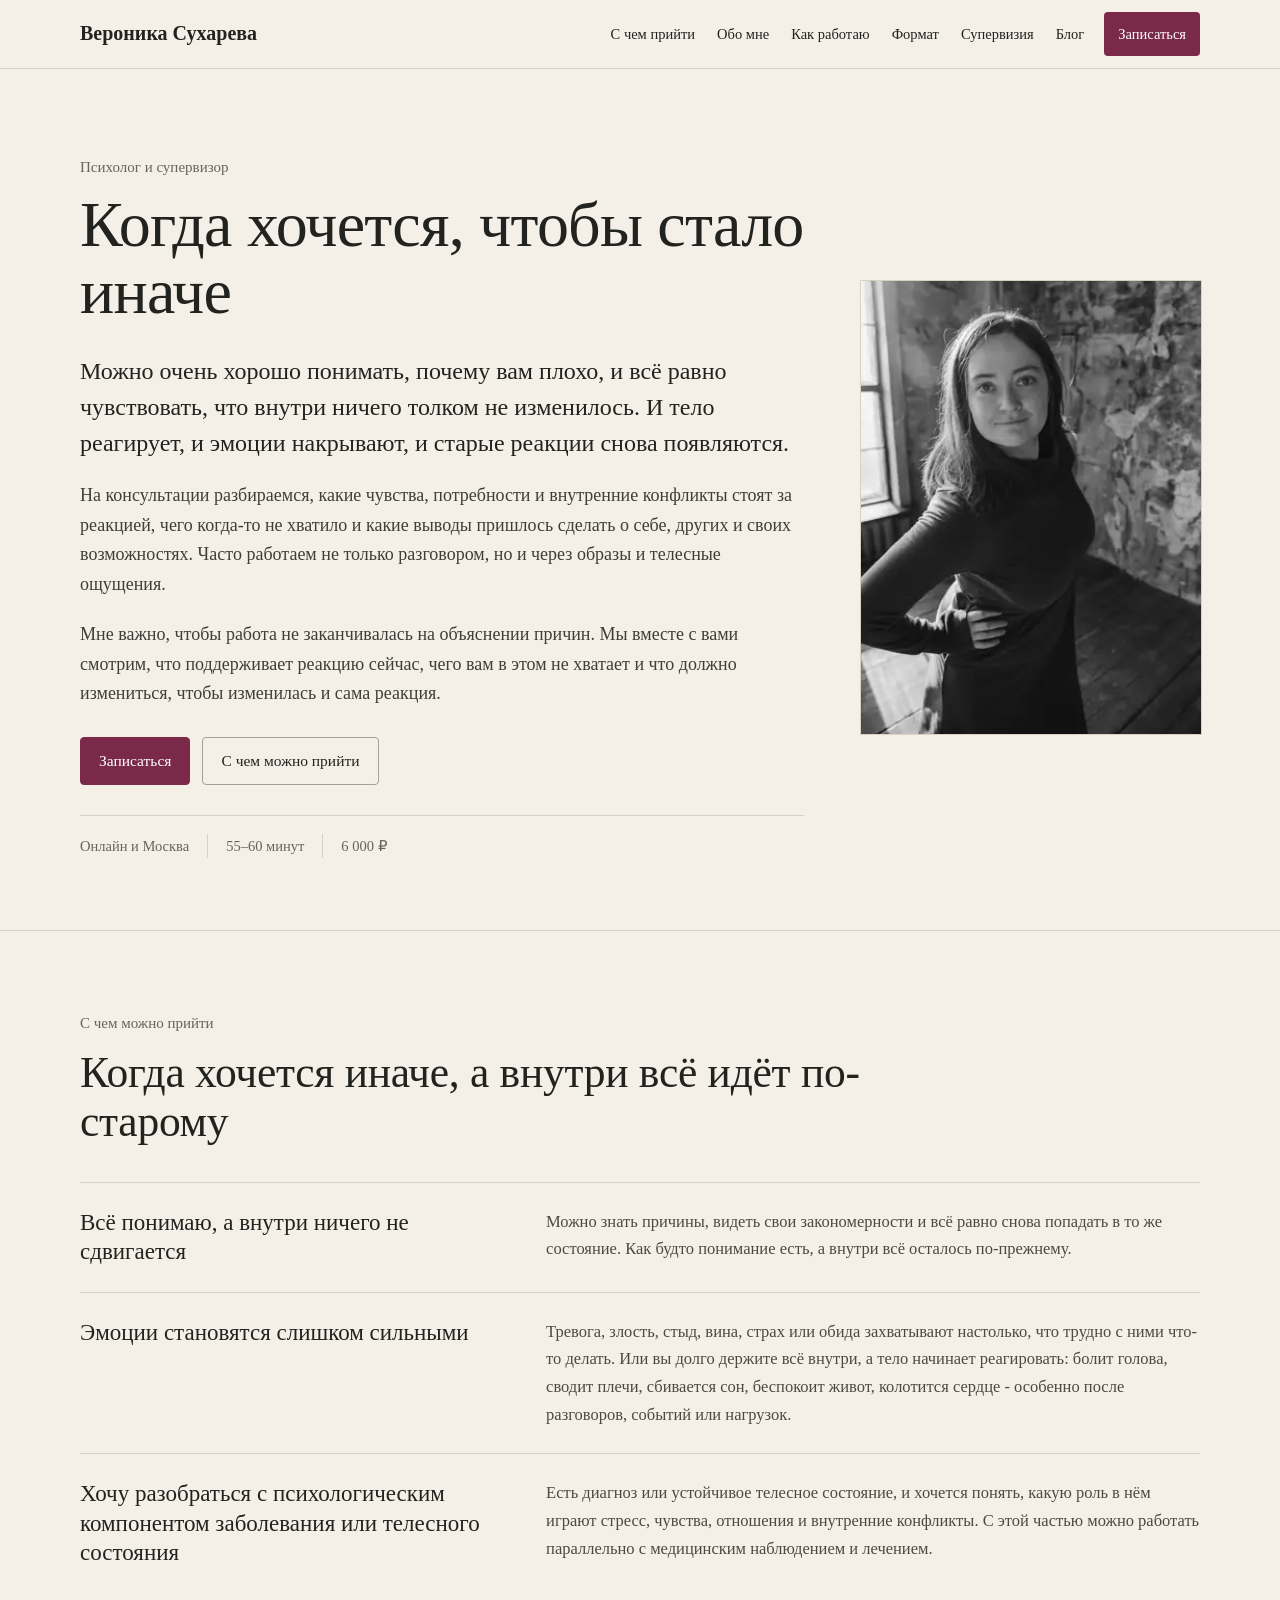
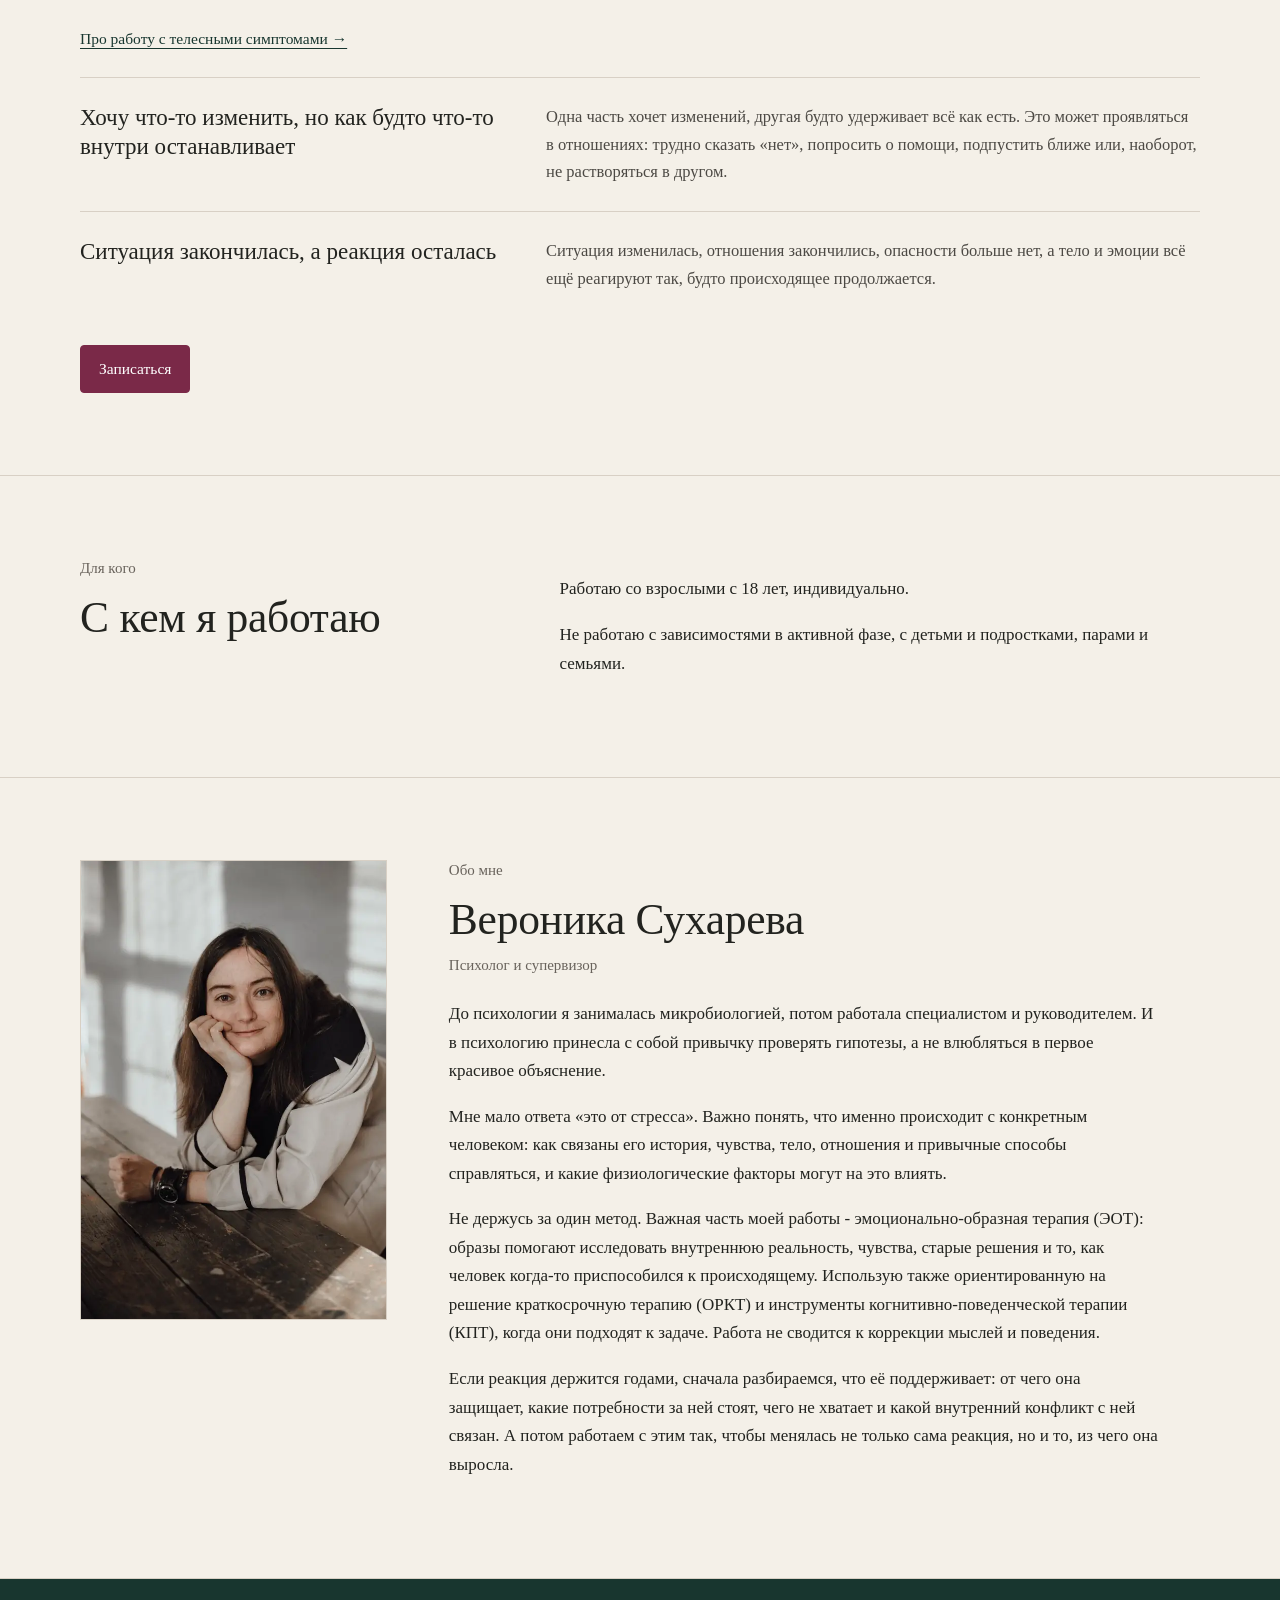
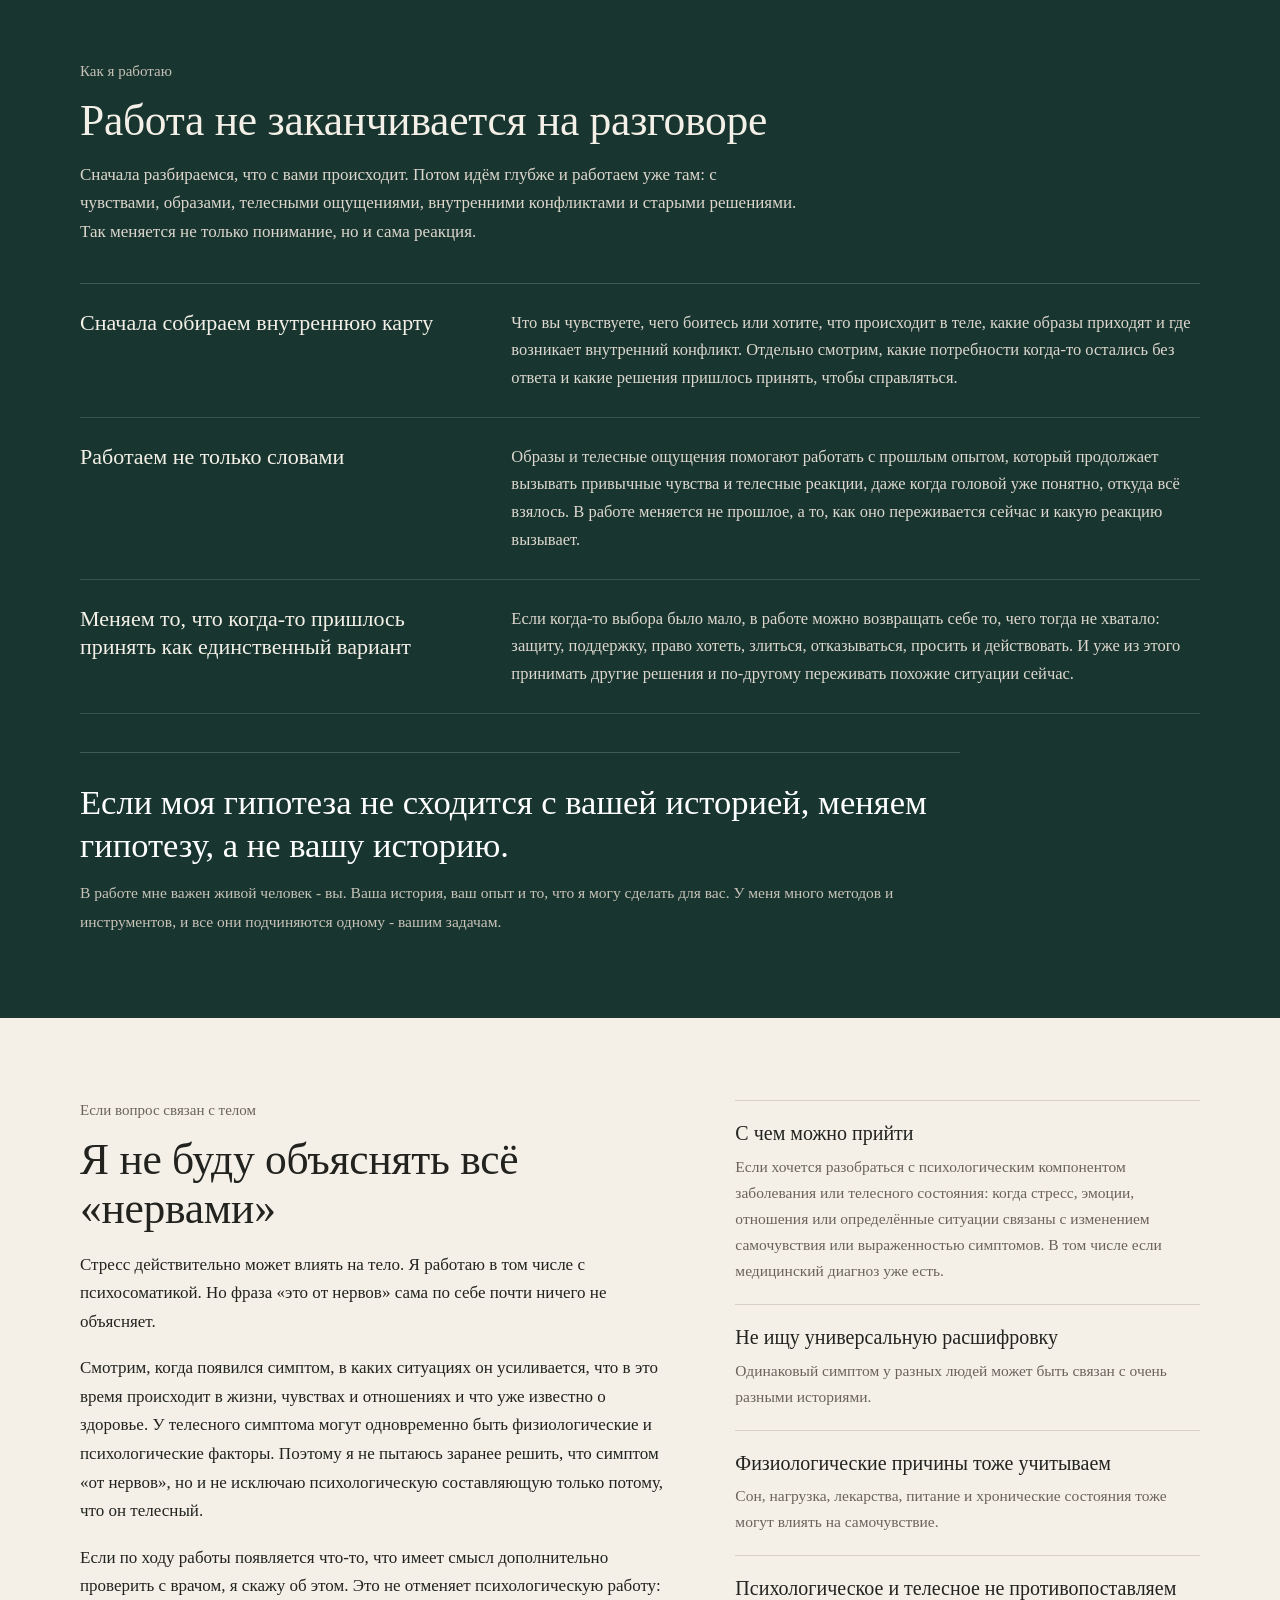
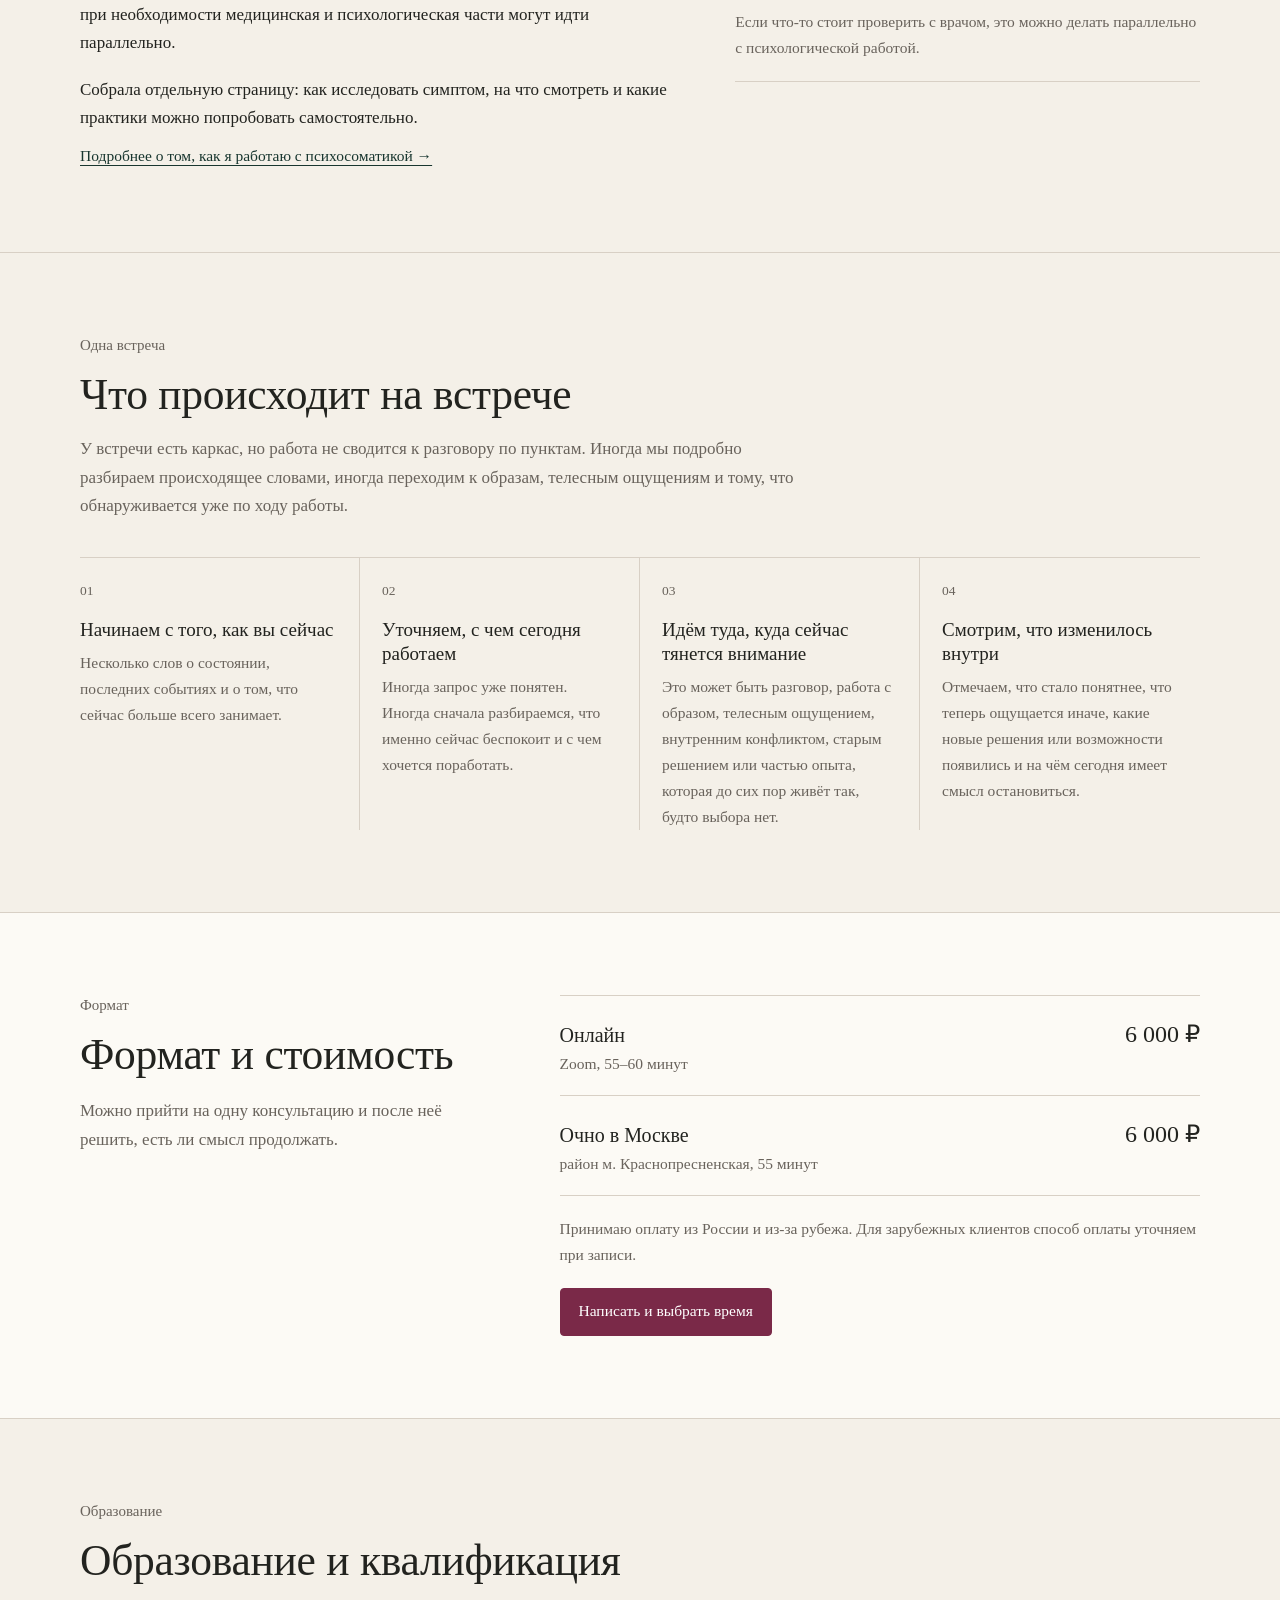
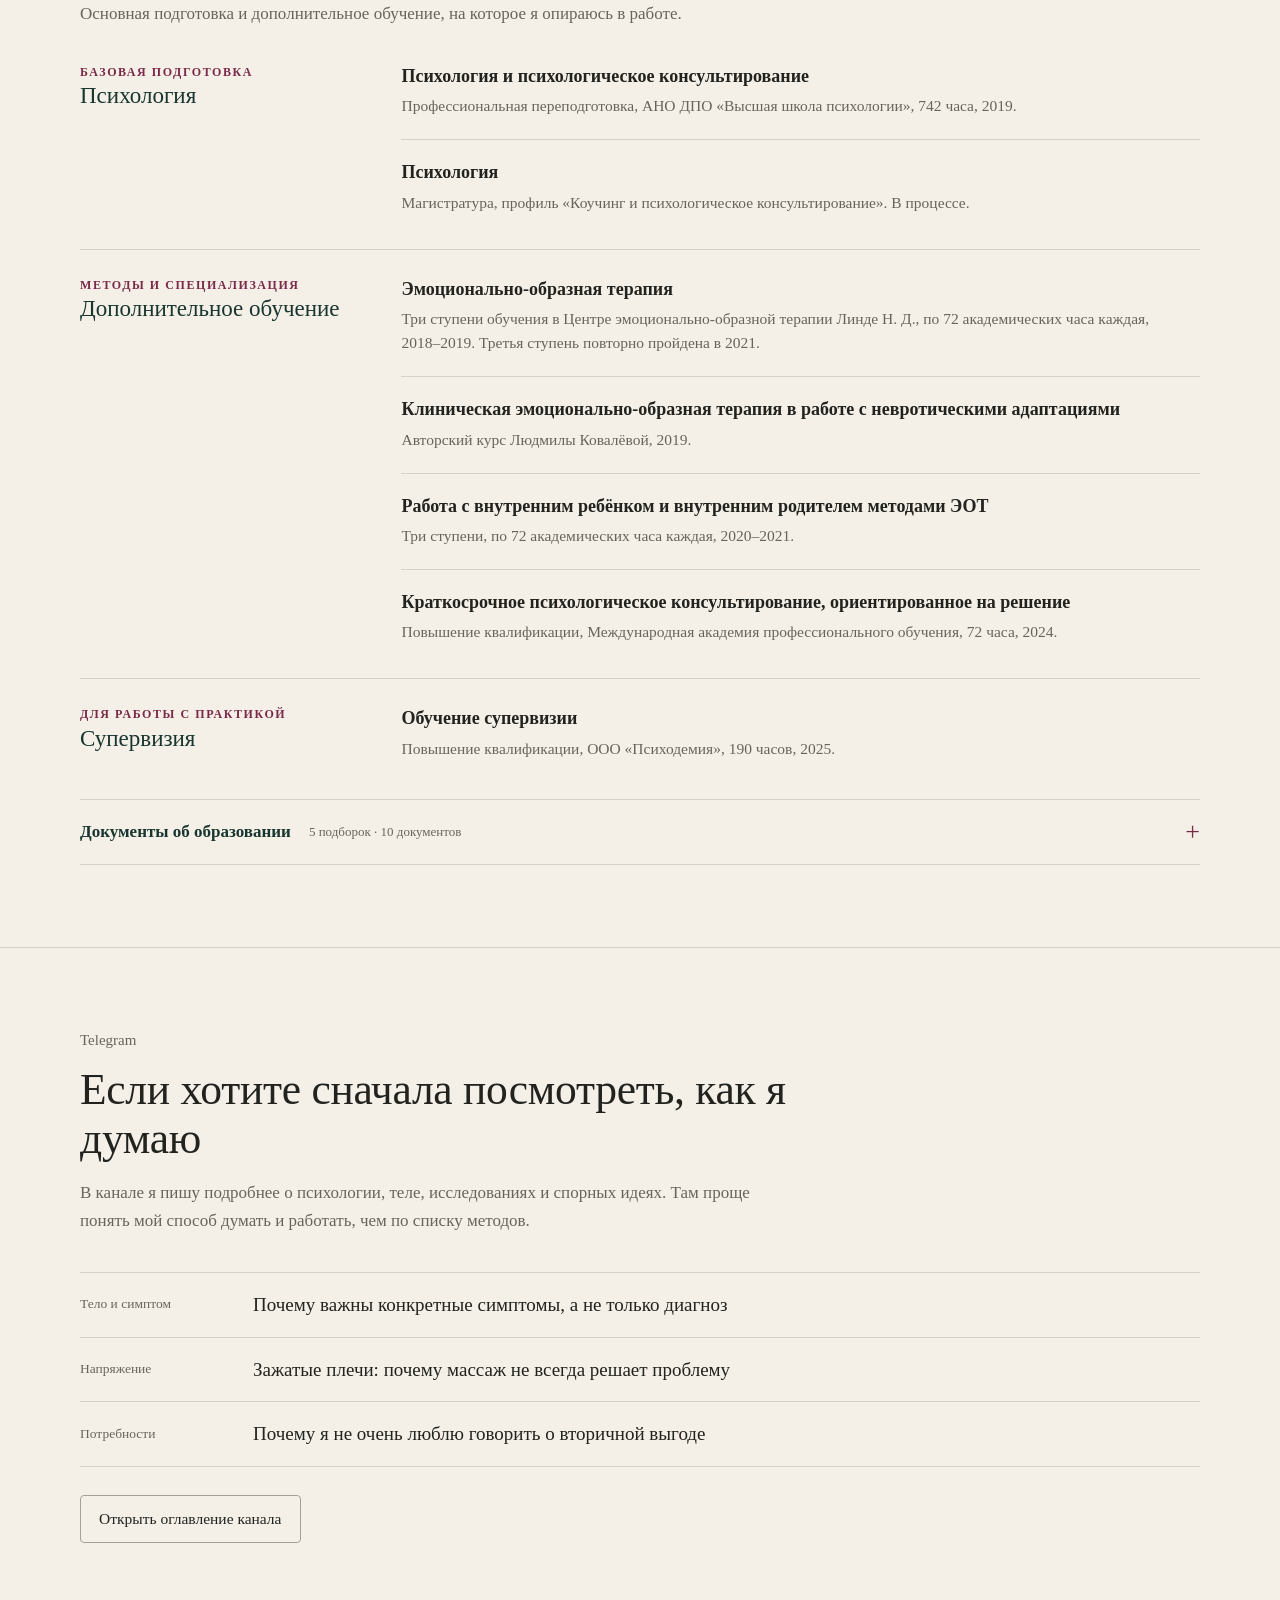
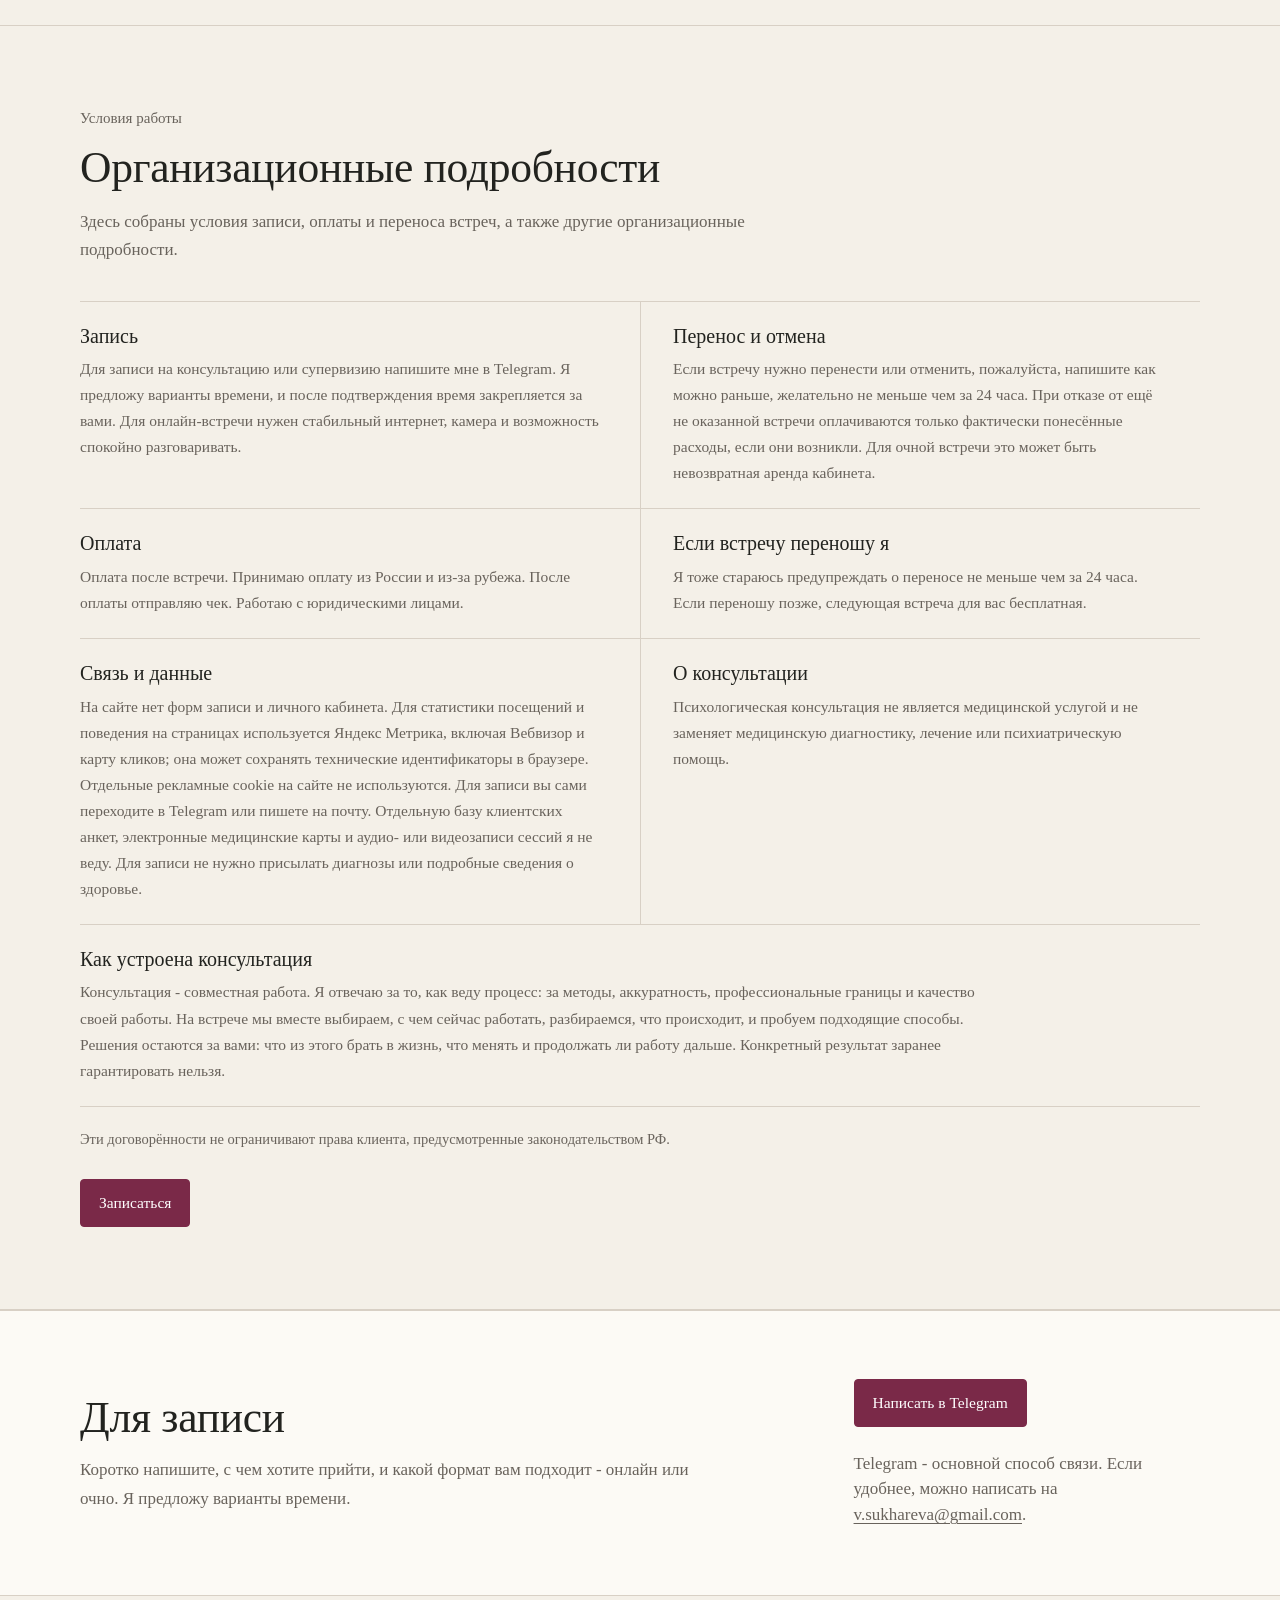
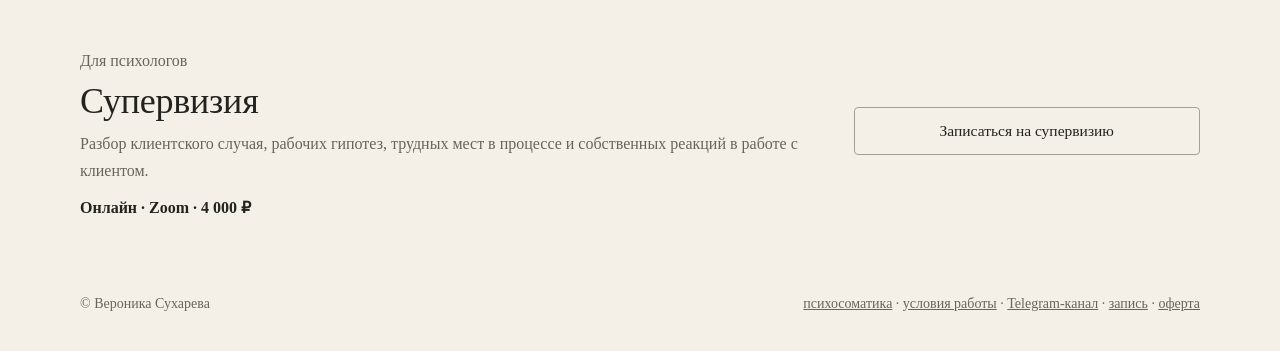
<file: index.html>
<!doctype html>
<html lang="ru">
<head>
<meta charset="utf-8">
<meta name="viewport" content="width=device-width,initial-scale=1">
<!-- Yandex.Metrika counter -->
<script type="text/javascript">
    (function(m,e,t,r,i,k,a){
        m[i]=m[i]||function(){(m[i].a=m[i].a||[]).push(arguments)};
        m[i].l=1*new Date();
        for (var j = 0; j < document.scripts.length; j++) {if (document.scripts[j].src === r) { return; }}
        k=e.createElement(t),a=e.getElementsByTagName(t)[0],k.async=1,k.src=r,a.parentNode.insertBefore(k,a)
    })(window, document,'script','https://mc.yandex.ru/metrika/tag.js?id=113903025', 'ym');

    ym(113903025, 'init', {ssr:true, webvisor:true, clickmap:true, ecommerce:"dataLayer", referrer: document.referrer, url: location.href, accurateTrackBounce:true, trackLinks:true});
</script>
<script defer src="/analytics.js?v=20261030-1"></script>
<!-- /Yandex.Metrika counter -->
<title>Психолог Вероника Сухарева - консультации онлайн и в Москве</title>
<meta name="description" content="Психолог Вероника Сухарева. Индивидуальные консультации для взрослых онлайн и в Москве: эмоции, внутренние конфликты, телесные симптомы и психосоматика.">
<meta name="robots" content="index,follow,max-image-preview:large">
<meta name="theme-color" content="#f4f0e8">
<link rel="canonical" href="https://veronikadumaet.ru/">
<meta property="og:type" content="website">
<meta property="og:locale" content="ru_RU">
<meta property="og:site_name" content="Вероника Сухарева - психолог">
<meta property="og:url" content="https://veronikadumaet.ru/">
<meta property="og:title" content="Психолог Вероника Сухарева - консультации онлайн и в Москве">
<meta property="og:description" content="Индивидуальные консультации для взрослых онлайн и в Москве: эмоции, внутренние конфликты, телесные симптомы и психосоматика.">
<meta property="og:image" content="https://veronikadumaet.ru/images/veronika-sukhareva-hero.webp">
<meta property="og:image:alt" content="Вероника Сухарева, психолог и супервизор">
<meta name="twitter:card" content="summary_large_image">
<meta name="twitter:title" content="Психолог Вероника Сухарева - консультации онлайн и в Москве">
<meta name="twitter:description" content="Индивидуальные консультации для взрослых онлайн и в Москве: эмоции, внутренние конфликты, телесные симптомы и психосоматика.">
<meta name="twitter:image" content="https://veronikadumaet.ru/images/veronika-sukhareva-hero.webp">
<link rel="icon" href="favicon.svg" type="image/svg+xml">
<link rel="stylesheet" href="styles-20260928.css">
<link rel="stylesheet" href="typography-20260928.css">
<link rel="stylesheet" href="education.css">
<link rel="stylesheet" href="nav-responsive.css">
<script type="application/ld+json">
{
  "@context": "https://schema.org",
  "@type": "Person",
  "name": "Вероника Сухарева",
  "url": "https://veronikadumaet.ru/",
  "image": "https://veronikadumaet.ru/images/veronika-sukhareva.webp",
  "jobTitle": "Психолог и супервизор",
  "sameAs": ["https://t.me/sukhareva_psy"]
}
</script>
<style>
.supervision-compact{padding:44px 0;background:var(--bg);border-top:1px solid var(--line)}
.supervision-compact .eyebrow{margin-bottom:8px}.supervision-compact h2{font-size:clamp(28px,3vw,36px)}
.supervision-compact p{font-size:16px;color:var(--muted);max-width:720px;margin:10px 0 0}.supervision-compact .supervision-meta{color:var(--ink);font-weight:650}
.org-notes{margin-top:20px;max-width:820px}.org-notes p{margin:0;color:var(--muted);font-size:14.5px}
.topic-link{display:inline-block;margin-top:10px;color:var(--forest);font-size:15.5px;text-underline-offset:4px}\n.body-topic-note{margin-top:20px!important;color:var(--muted)}\n.cms-promo-section{margin:0 0 36px}
.cms-promo-heading,.cms-other-topics{margin:0 0 8px;color:var(--wine);font-family:var(--serif);font-size:18px;line-height:1.3;font-weight:600}
.cms-other-topics{margin:0}
.cms-promo-row{display:flex;justify-content:space-between;align-items:baseline;gap:24px;padding:14px 0 18px;border-bottom:1px solid var(--line)}
.cms-promo-row+.cms-promo-row{border-top:0}
.cms-promo-row:last-child{border-bottom:0}
.cms-other-topics+.format-list{border-top:0}
.cms-other-topics+.format-list .format-row:first-child{padding-top:10px}
.cms-promo-row h3{font-size:20px;font-weight:400;margin:0 0 2px;line-height:1.35}
.cms-promo-price{font-family:var(--serif);font-size:24px;font-weight:700;white-space:nowrap}
.cms-promo-meta{margin:0;color:var(--muted);font-size:15.5px;line-height:1.5}
.cms-promo-link{display:inline-block;margin-top:8px;color:var(--wine);font-size:15px;line-height:1.45;font-weight:400;text-decoration:none;text-underline-offset:4px}
.cms-promo-link:hover{text-decoration:underline}
@media(max-width:760px){.cms-promo-section{margin-bottom:24px}.cms-promo-row{gap:16px}.cms-promo-row h3{font-size:19px}.cms-promo-price{font-size:22px}}
@media(max-width:760px){.org-notes{margin-top:16px}}
</style>
</head>
<body>
<noscript><div><img src="https://mc.yandex.ru/watch/113903025" style="position:absolute; left:-9999px;" alt="" /></div></noscript>
<a class="skip-link" href="#top">Перейти к содержанию</a>
<header class="header">
  <div class="wrap headerin">
    <a class="brand" href="./">Вероника Сухарева</a>
    <nav class="nav" aria-label="Основная навигация">
      <a href="#situations">С чем прийти</a>
      <a href="#about">Обо мне</a>
      <a href="#work">Как работаю</a>
      <a href="#format">Формат</a>
      <a href="#supervision">Супервизия</a>
      <a href="https://t.me/sukhareva_psy" aria-label="Блог Вероники Сухаревой в Telegram">Блог</a>
      <details class="mobile-menu">
        <summary>Меню</summary>
        <div class="mobile-menu-panel">
          <a href="#situations">С чем прийти</a>
          <a href="#about">Обо мне</a>
          <a href="#work">Как работаю</a>
          <a href="#format">Формат</a>
          <a href="#supervision">Супервизия</a>
          <a href="https://t.me/sukhareva_psy" aria-label="Блог Вероники Сухаревой в Telegram">Блог</a>
          <a class="mobile-menu-cta" href="https://t.me/VeronikaSukhareva">Записаться</a>
        </div>
      </details>
      <a class="cta-link" href="https://t.me/VeronikaSukhareva">Записаться</a>
    </nav>
  </div>
</header>

<main id="top">
<section class="hero">
  <div class="wrap hero-inner">
    <p class="kicker">Психолог и супервизор</p>
    <h1>Когда хочется, чтобы стало иначе</h1>
    <p class="hero-lead">Можно очень хорошо понимать, почему вам плохо, и всё равно чувствовать, что внутри ничего толком не изменилось. И тело реагирует, и эмоции накрывают, и старые реакции снова появляются.</p>
    <p class="hero-copy">На консультации разбираемся, какие чувства, потребности и внутренние конфликты стоят за реакцией, чего когда-то не хватило и какие выводы пришлось сделать о себе, других и своих возможностях. Часто работаем не только разговором, но и через образы и телесные ощущения.</p>
    <p class="hero-copy">Мне важно, чтобы работа не заканчивалась на объяснении причин. Мы вместе с вами смотрим, что поддерживает реакцию сейчас, чего вам в этом не хватает и что должно измениться, чтобы изменилась и сама реакция.</p>
    <div class="hero-actions">
      <a class="btn primary" href="https://t.me/VeronikaSukhareva">Записаться</a>
      <a class="btn ghost" href="#situations">С чем можно прийти</a>
    </div>
    <div class="hero-facts" aria-label="Формат консультаций">
      <span>Онлайн и Москва</span>
      <span>55–60 минут</span>
      <span>6 000 ₽</span>
    </div>
  </div>
</section>

<section class="section" id="situations">
  <div class="wrap">
    <div class="section-head">
      <p class="eyebrow">С чем можно прийти</p>
      <h2>Когда хочется иначе, а внутри всё идёт по-старому</h2>
    </div>
    <div class="situation-list">
      <article class="situation-row">
        <h3>Всё понимаю, а внутри ничего не сдвигается</h3>
        <p>Можно знать причины, видеть свои закономерности и всё равно снова попадать в то же состояние. Как будто понимание есть, а внутри всё осталось по-прежнему.</p>
      </article>
      <article class="situation-row">
        <h3>Эмоции становятся слишком сильными</h3>
        <p>Тревога, злость, стыд, вина, страх или обида захватывают настолько, что трудно с ними что-то делать. Или вы долго держите всё внутри, а тело начинает реагировать: болит голова, сводит плечи, сбивается сон, беспокоит живот, колотится сердце - особенно после разговоров, событий или нагрузок.</p>
      </article>
      <article class="situation-row">
        <h3>Хочу разобраться с психологическим компонентом заболевания или телесного состояния</h3>
        <p>Есть диагноз или устойчивое телесное состояние, и хочется понять, какую роль в нём играют стресс, чувства, отношения и внутренние конфликты. С этой частью можно работать параллельно с медицинским наблюдением и лечением.</p>
        <a class="topic-link" href="/psychosomatika/">Про работу с телесными симптомами →</a>
      </article>
      <article class="situation-row">
        <h3>Хочу что-то изменить, но как будто что-то внутри останавливает</h3>
        <p>Одна часть хочет изменений, другая будто удерживает всё как есть. Это может проявляться в отношениях: трудно сказать «нет», попросить о помощи, подпустить ближе или, наоборот, не растворяться в другом.</p>
      </article>
      <article class="situation-row">
        <h3>Ситуация закончилась, а реакция осталась</h3>
        <p>Ситуация изменилась, отношения закончились, опасности больше нет, а тело и эмоции всё ещё реагируют так, будто происходящее продолжается.</p>
      </article>
    </div>
    <div class="buttons"><a class="btn primary" href="https://t.me/VeronikaSukhareva">Записаться</a></div>
  </div>
</section>

<section class="section" id="audience">
  <div class="wrap practical-grid">
    <div>
      <p class="eyebrow">Для кого</p>
      <h2>С кем я работаю</h2>
    </div>
    <div>
      <p>Работаю со взрослыми с 18 лет, индивидуально.</p>
      <p>Не работаю с зависимостями в активной фазе, с детьми и подростками, парами и семьями.</p>
    </div>
  </div>
</section>

<section class="section" id="about">
  <div class="wrap about">
    <div class="about-img">
      <img id="portrait" src="images/veronika-sukhareva.webp" alt="Вероника Сухарева" width="550" height="827" loading="lazy" decoding="async">
    </div>
    <div class="about-copy">
      <p class="eyebrow">Обо мне</p>
      <h2>Вероника Сухарева</h2>
      <p class="role">Психолог и супервизор</p>
      <p>До психологии я занималась микробиологией, потом работала специалистом и руководителем. И в психологию принесла с собой привычку проверять гипотезы, а не влюбляться в первое красивое объяснение.</p>
      <p>Мне мало ответа «это от стресса». Важно понять, что именно происходит с конкретным человеком: как связаны его история, чувства, тело, отношения и привычные способы справляться, и какие физиологические факторы могут на это влиять.</p>
      <p>Не держусь за один метод. Важная часть моей работы - эмоционально-образная терапия (ЭОТ): образы помогают исследовать внутреннюю реальность, чувства, старые решения и то, как человек когда-то приспособился к происходящему. Использую также ориентированную на решение краткосрочную терапию (ОРКТ) и инструменты когнитивно-поведенческой терапии (КПТ), когда они подходят к задаче. Работа не сводится к коррекции мыслей и поведения.</p>
      <p>Если реакция держится годами, сначала разбираемся, что её поддерживает: от чего она защищает, какие потребности за ней стоят, чего не хватает и какой внутренний конфликт с ней связан. А потом работаем с этим так, чтобы менялась не только сама реакция, но и то, из чего она выросла.</p>
    </div>
  </div>
</section>

<section class="section work" id="work">
  <div class="wrap">
    <div class="section-head work-head">
      <p class="eyebrow">Как я работаю</p>
      <h2>Работа не заканчивается на разговоре</h2>
      <p>Сначала разбираемся, что с вами происходит. Потом идём глубже и работаем уже там: с чувствами, образами, телесными ощущениями, внутренними конфликтами и старыми решениями. Так меняется не только понимание, но и сама реакция.</p>
    </div>
    <div class="work-list">
      <article class="work-row">
        <h3>Сначала собираем внутреннюю карту</h3>
        <p>Что вы чувствуете, чего боитесь или хотите, что происходит в теле, какие образы приходят и где возникает внутренний конфликт. Отдельно смотрим, какие потребности когда-то остались без ответа и какие решения пришлось принять, чтобы справляться.</p>
      </article>
      <article class="work-row">
        <h3>Работаем не только словами</h3>
        <p>Образы и телесные ощущения помогают работать с прошлым опытом, который продолжает вызывать привычные чувства и телесные реакции, даже когда головой уже понятно, откуда всё взялось. В работе меняется не прошлое, а то, как оно переживается сейчас и какую реакцию вызывает.</p>
      </article>
      <article class="work-row">
        <h3>Меняем то, что когда-то пришлось принять как единственный вариант</h3>
        <p>Если когда-то выбора было мало, в работе можно возвращать себе то, чего тогда не хватало: защиту, поддержку, право хотеть, злиться, отказываться, просить и действовать. И уже из этого принимать другие решения и по-другому переживать похожие ситуации сейчас.</p>
      </article>
    </div>
    <div class="principle">
      <p>Если моя гипотеза не сходится с вашей историей, меняем гипотезу, а не вашу историю.</p>
      <span>В работе мне важен живой человек - вы. Ваша история, ваш опыт и то, что я могу сделать для вас. У меня много методов и инструментов, и все они подчиняются одному - вашим задачам.</span>
    </div>
  </div>
</section>

<section class="section body-section">
  <div class="wrap body-grid">
    <div class="body-main">
      <p class="eyebrow">Если вопрос связан с телом</p>
      <h2>Я не буду объяснять всё «нервами»</h2>
      <p>Стресс действительно может влиять на тело. Я работаю в том числе с психосоматикой. Но фраза «это от нервов» сама по себе почти ничего не объясняет.</p>
      <p>Смотрим, когда появился симптом, в каких ситуациях он усиливается, что в это время происходит в жизни, чувствах и отношениях и что уже известно о здоровье. У телесного симптома могут одновременно быть физиологические и психологические факторы. Поэтому я не пытаюсь заранее решить, что симптом «от нервов», но и не исключаю психологическую составляющую только потому, что он телесный.</p>
      <p>Если по ходу работы появляется что-то, что имеет смысл дополнительно проверить с врачом, я скажу об этом. Это не отменяет психологическую работу: при необходимости медицинская и психологическая части могут идти параллельно.</p>
      <p class="body-topic-note">Собрала отдельную страницу: как исследовать симптом, на что смотреть и какие практики можно попробовать самостоятельно.</p>
      <a class="topic-link" href="/psychosomatika/">Подробнее о том, как я работаю с психосоматикой →</a>
    </div>
    <aside class="body-aside" aria-label="Как я отношусь к телесным симптомам">
      <div class="aside-item">
        <h3>С чем можно прийти</h3>
        <p>Если хочется разобраться с психологическим компонентом заболевания или телесного состояния: когда стресс, эмоции, отношения или определённые ситуации связаны с изменением самочувствия или выраженностью симптомов. В том числе если медицинский диагноз уже есть.</p>
      </div>
      <div class="aside-item">
        <h3>Не ищу универсальную расшифровку</h3>
        <p>Одинаковый симптом у разных людей может быть связан с очень разными историями.</p>
      </div>
      <div class="aside-item">
        <h3>Физиологические причины тоже учитываем</h3>
        <p>Сон, нагрузка, лекарства, питание и хронические состояния тоже могут влиять на самочувствие.</p>
      </div>
      <div class="aside-item">
        <h3>Психологическое и телесное не противопоставляем</h3>
        <p>Если что-то стоит проверить с врачом, это можно делать параллельно с психологической работой.</p>
      </div>
    </aside>
  </div>
</section>

<section class="section process" id="process">
  <div class="wrap">
    <div class="section-head">
      <p class="eyebrow">Одна встреча</p>
      <h2>Что происходит на встрече</h2>
      <p>У встречи есть каркас, но работа не сводится к разговору по пунктам. Иногда мы подробно разбираем происходящее словами, иногда переходим к образам, телесным ощущениям и тому, что обнаруживается уже по ходу работы.</p>
    </div>
    <div class="steps">
      <article class="step">
        <div class="n">01</div>
        <h3>Начинаем с того, как вы сейчас</h3>
        <p>Несколько слов о состоянии, последних событиях и о том, что сейчас больше всего занимает.</p>
      </article>
      <article class="step">
        <div class="n">02</div>
        <h3>Уточняем, с чем сегодня работаем</h3>
        <p>Иногда запрос уже понятен. Иногда сначала разбираемся, что именно сейчас беспокоит и с чем хочется поработать.</p>
      </article>
      <article class="step">
        <div class="n">03</div>
        <h3>Идём туда, куда сейчас тянется внимание</h3>
        <p>Это может быть разговор, работа с образом, телесным ощущением, внутренним конфликтом, старым решением или частью опыта, которая до сих пор живёт так, будто выбора нет.</p>
      </article>
      <article class="step">
        <div class="n">04</div>
        <h3>Смотрим, что изменилось внутри</h3>
        <p>Отмечаем, что стало понятнее, что теперь ощущается иначе, какие новые решения или возможности появились и на чём сегодня имеет смысл остановиться.</p>
      </article>
    </div>
  </div>
</section>

<section class="section practical" id="format">
  <div class="wrap practical-grid">
    <div>
      <p class="eyebrow">Формат</p>
      <h2>Формат и стоимость</h2>
      <p class="section-note">Можно прийти на одну консультацию и после неё решить, есть ли смысл продолжать.</p>
    </div>
    <div>
      <div class="format-list">
        <div class="format-row">
          <div><h3>Онлайн</h3><p>Zoom, 55–60 минут</p></div>
          <div class="money">6 000 ₽</div>
        </div>
        <div class="format-row">
          <div><h3>Очно в Москве</h3><p>район м. Краснопресненская, 55 минут</p></div>
          <div class="money">6 000 ₽</div>
        </div>
      </div>
      <p class="payment-note">Принимаю оплату из России и из-за рубежа. Для зарубежных клиентов способ оплаты уточняем при записи.</p>
      <a class="btn primary" href="https://t.me/VeronikaSukhareva">Написать и выбрать время</a>
    </div>
  </div>
</section>

<section class="section education" id="education">
  <div class="wrap">
    <div class="section-head">
      <p class="eyebrow">Образование</p>
      <h2>Образование и квалификация</h2>
    </div>
    <div class="format-list education-list">
      <div class="format-row">
        <div><h3>Профессиональная переподготовка</h3><p>Психология</p></div>
      </div>
      <div class="format-row">
        <div><h3>Эмоционально-образная терапия</h3><p>3 уровня обучения</p></div>
      </div>
      <div class="format-row">
        <div><h3>«Внутренний ребёнок»</h3><p>3 уровня обучения в рамках ЭОТ</p></div>
      </div>
      <div class="format-row">
        <div><h3>ОРКТ</h3><p>Повышение квалификации</p></div>
      </div>
      <div class="format-row">
        <div><h3>Супервизия</h3><p>Дипломированный супервизор</p></div>
      </div>
      <div class="format-row">
        <div><h3>Магистратура</h3><p>Организационная психология - очно-заочная форма. Планируемый выпуск - 2027</p></div>
      </div>
    </div>
    <div class="diploma-grid" aria-label="Дипломы и документы об образовании"></div>
  </div>
</section>

<section class="section reading">
  <div class="wrap">
    <div class="section-head">
      <p class="eyebrow">Telegram</p>
      <h2>Если хотите сначала посмотреть, как я думаю</h2>
      <p>В канале я пишу подробнее о психологии, теле, исследованиях и спорных идеях. Там проще понять мой способ думать и работать, чем по списку методов.</p>
    </div>
    <div class="read-list">
      <a class="read-item" href="https://t.me/sukhareva_psy/122"><span>Тело и симптом</span><strong>Почему важны конкретные симптомы, а не только диагноз</strong></a>
      <a class="read-item" href="https://t.me/sukhareva_psy/547"><span>Напряжение</span><strong>Зажатые плечи: почему массаж не всегда решает проблему</strong></a>
      <a class="read-item" href="https://t.me/sukhareva_psy/1191"><span>Потребности</span><strong>Почему я не очень люблю говорить о вторичной выгоде</strong></a>
    </div>
    <div class="buttons"><a class="btn ghost" href="https://t.me/sukhareva_psy/2421">Открыть оглавление канала</a></div>
  </div>
</section>

<section class="section org-section" id="org">
  <div class="wrap">
    <div class="section-head">
      <p class="eyebrow">Условия работы</p>
      <h2>Организационные подробности</h2>
      <p>Здесь собраны условия записи, оплаты и переноса встреч, а также другие организационные подробности.</p>
    </div>
    <div class="org-grid">
      <article class="org-item">
        <h3>Запись</h3>
        <p>Для записи на консультацию или супервизию напишите мне в Telegram. Я предложу варианты времени, и после подтверждения время закрепляется за вами. Для онлайн-встречи нужен стабильный интернет, камера и возможность спокойно разговаривать.</p>
      </article>
      <article class="org-item">
        <h3>Перенос и отмена</h3>
        <p>Если встречу нужно перенести или отменить, пожалуйста, напишите как можно раньше, желательно не меньше чем за 24 часа. При отказе от ещё не оказанной встречи оплачиваются только фактически понесённые расходы, если они возникли. Для очной встречи это может быть невозвратная аренда кабинета.</p>
      </article>
      <article class="org-item">
        <h3>Оплата</h3>
        <p>Оплата после встречи. Принимаю оплату из России и из-за рубежа. После оплаты отправляю чек. Работаю с юридическими лицами.</p>
      </article>
      <article class="org-item">
        <h3>Если встречу переношу я</h3>
        <p>Я тоже стараюсь предупреждать о переносе не меньше чем за 24 часа. Если переношу позже, следующая встреча для вас бесплатная.</p>
      </article>
      <article class="org-item">
        <h3>Связь и данные</h3>
        <p>На сайте нет форм записи и личного кабинета. Для статистики посещений и поведения на страницах используется Яндекс Метрика, включая Вебвизор и карту кликов; она может сохранять технические идентификаторы в браузере. Отдельные рекламные cookie на сайте не используются. Для записи вы сами переходите в Telegram или пишете на почту. Отдельную базу клиентских анкет, электронные медицинские карты и аудио- или видеозаписи сессий я не веду. Для записи не нужно присылать диагнозы или подробные сведения о здоровье.</p>
      </article>
      <article class="org-item">
        <h3>О консультации</h3>
        <p>Психологическая консультация не является медицинской услугой и не заменяет медицинскую диагностику, лечение или психиатрическую помощь.</p>
      </article>
      <article class="org-item org-item-wide">
        <h3>Как устроена консультация</h3>
        <p>Консультация - совместная работа. Я отвечаю за то, как веду процесс: за методы, аккуратность, профессиональные границы и качество своей работы. На встрече мы вместе выбираем, с чем сейчас работать, разбираемся, что происходит, и пробуем подходящие способы. Решения остаются за вами: что из этого брать в жизнь, что менять и продолжать ли работу дальше. Конкретный результат заранее гарантировать нельзя.</p>
      </article>
    </div>
    <div class="org-notes">
      <p>Эти договорённости не ограничивают права клиента, предусмотренные законодательством РФ.</p>
    </div>
    <div class="buttons">
      <a class="btn primary" href="https://t.me/VeronikaSukhareva">Записаться</a>
    </div>
  </div>
</section>
<section class="final">
  <div class="wrap final-grid">
    <div>
      <h2>Для записи</h2>
      <p>Коротко напишите, с чем хотите прийти, и какой формат вам подходит - онлайн или очно. Я предложу варианты времени.</p>
    </div>
    <a class="btn primary" href="https://t.me/VeronikaSukhareva">Написать в Telegram</a>
  </div>
</section>

<section class="supervision-compact" id="supervision">
  <div class="wrap final-grid">
    <div>
      <p class="eyebrow">Для психологов</p>
      <h2>Супервизия</h2>
      <p>Разбор клиентского случая, рабочих гипотез, трудных мест в процессе и собственных реакций в работе с клиентом.</p>
      <p class="supervision-meta">Онлайн · Zoom · 4 000 ₽</p>
    </div>
    <a class="btn ghost" href="https://t.me/VeronikaSukhareva">Записаться на супервизию</a>
  </div>
</section>
</main>

<footer>
  <div class="wrap foot">
    <span>© Вероника Сухарева</span>
    <span><a href="/psychosomatika/">психосоматика</a> · <a href="#org">условия работы</a> · <a href="https://t.me/sukhareva_psy">Telegram-канал</a> · <a href="https://t.me/VeronikaSukhareva">запись</a></span>
  </div>
</footer>
<script defer src="nav.js?v=20261006-2"></script>
<script defer src="site-settings.js?v=20261006-promoschedule1"></script>
<script defer src="telegram-top.js?v=20261006-4"></script>
<script defer src="diplomas.js?v=20261006"></script>
</body>
</html>
</file>
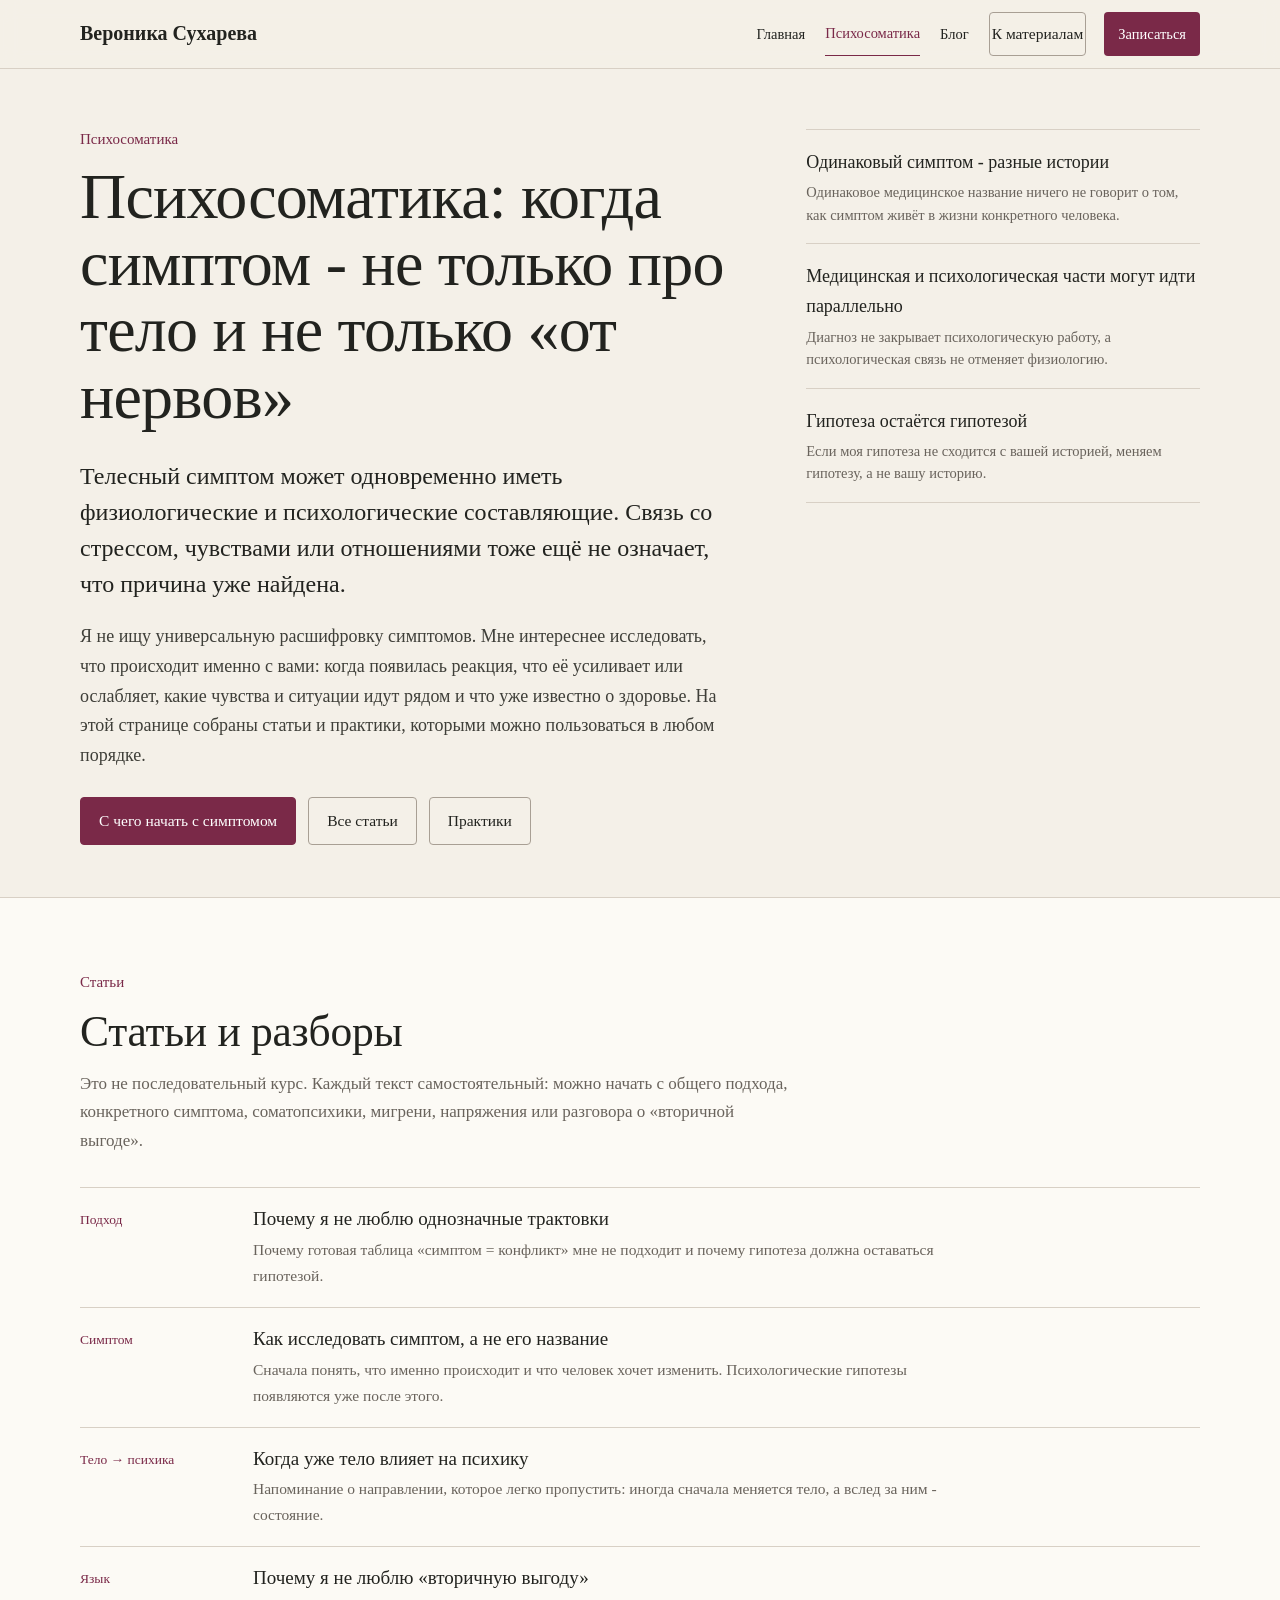
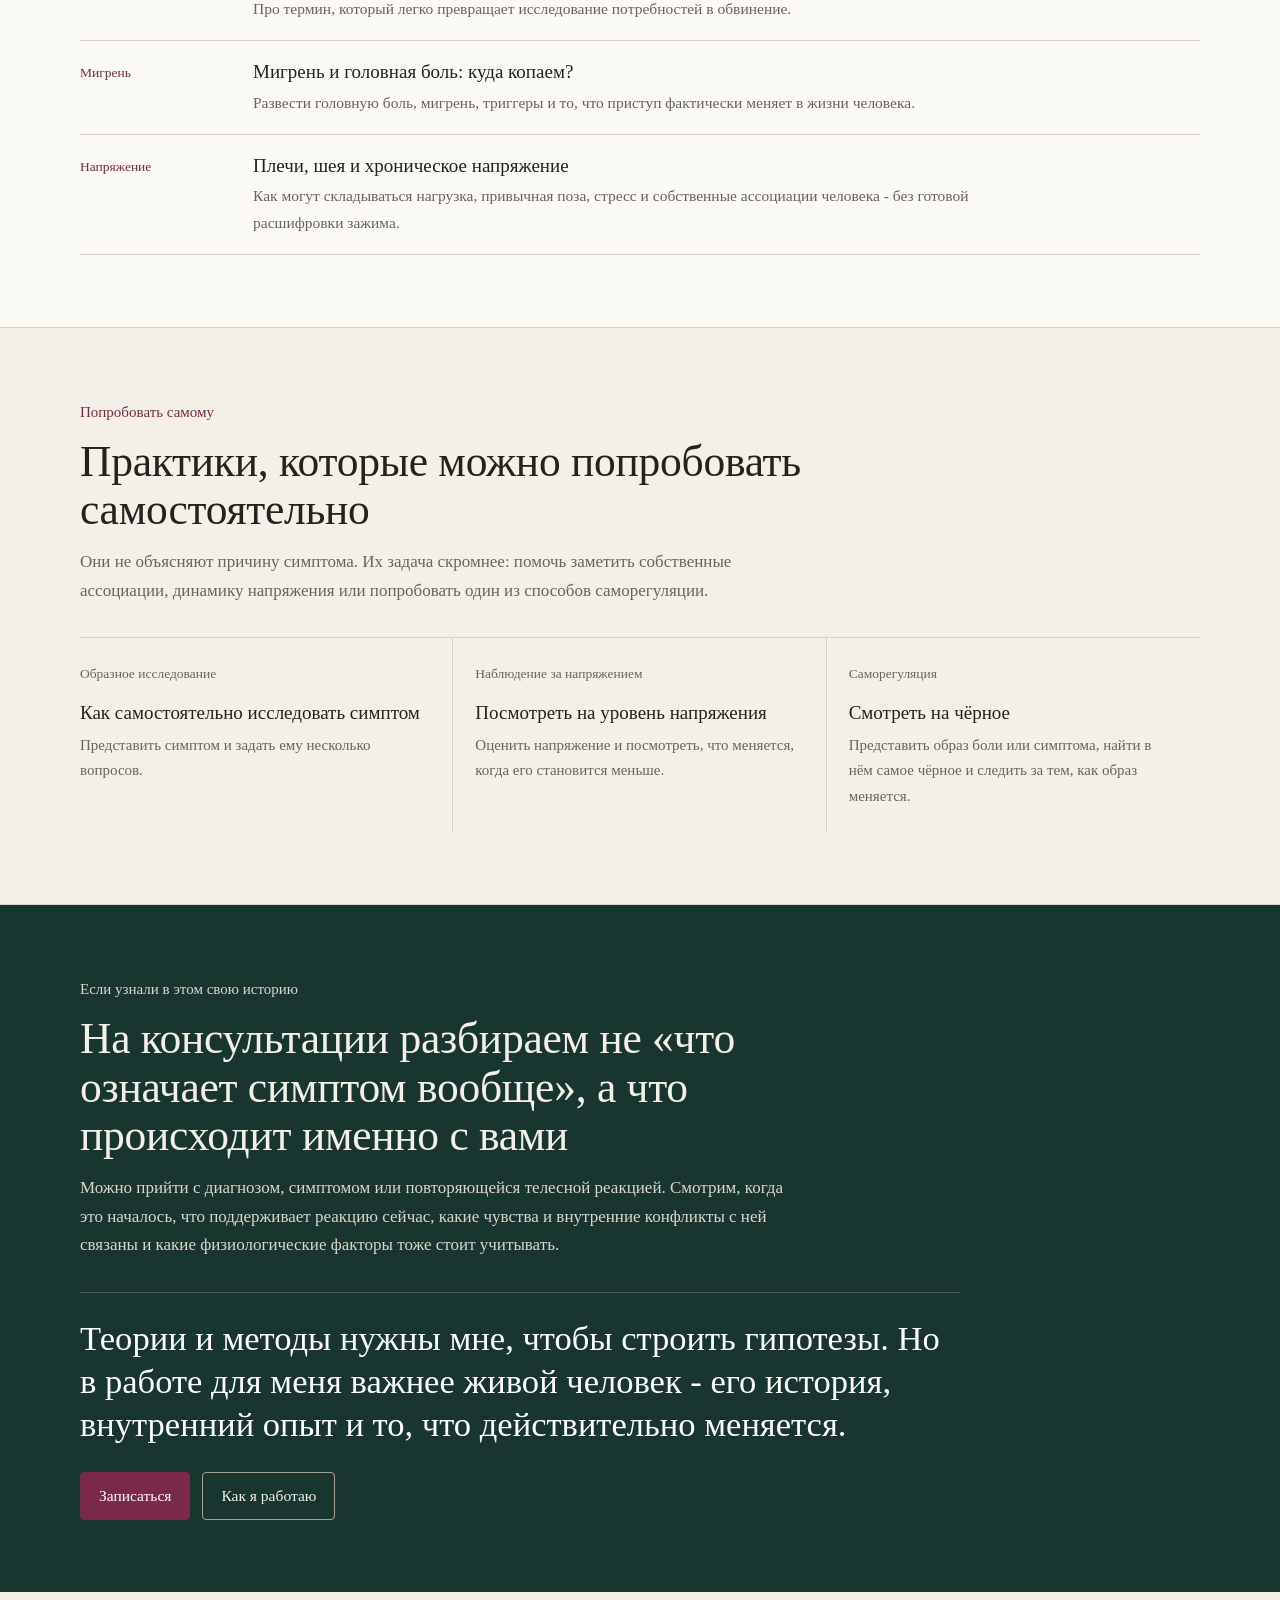
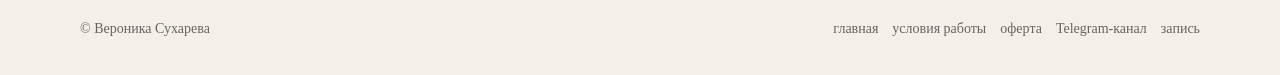
<file: psychosomatika/index.html>
<!DOCTYPE html>

<html lang="ru">
<head>
<meta charset="utf-8"/>
<meta content="width=device-width,initial-scale=1" name="viewport"/>
<!-- Yandex.Metrika counter -->
<script type="text/javascript">
    (function(m,e,t,r,i,k,a){
        m[i]=m[i]||function(){(m[i].a=m[i].a||[]).push(arguments)};
        m[i].l=1*new Date();
        for (var j = 0; j < document.scripts.length; j++) {if (document.scripts[j].src === r) { return; }}
        k=e.createElement(t),a=e.getElementsByTagName(t)[0],k.async=1,k.src=r,a.parentNode.insertBefore(k,a)
    })(window, document,'script','https://mc.yandex.ru/metrika/tag.js?id=113903025', 'ym');

    ym(113903025, 'init', {ssr:true, webvisor:true, clickmap:true, ecommerce:"dataLayer", referrer: document.referrer, url: location.href, accurateTrackBounce:true, trackLinks:true});
</script>
<script defer src="/analytics.js?v=20261030-1"></script>
<!-- /Yandex.Metrika counter -->
<title>Психосоматика - Вероника Сухарева</title>
<meta name="description" content="Психосоматика без универсальных расшифровок: как исследовать телесный симптом, учитывать физиологию и психологический компонент. Статьи и практики Вероники Сухаревой.">
<meta name="robots" content="index,follow,max-image-preview:large">
<meta name="theme-color" content="#f4f0e8">
<link rel="canonical" href="https://veronikadumaet.ru/psychosomatika/">
<meta property="og:type" content="website">
<meta property="og:locale" content="ru_RU">
<meta property="og:site_name" content="Вероника Сухарева - психолог">
<meta property="og:url" content="https://veronikadumaet.ru/psychosomatika/">
<meta property="og:title" content="Психосоматика - Вероника Сухарева">
<meta property="og:description" content="Как исследовать телесный симптом без универсальных расшифровок: статьи и практики Вероники Сухаревой.">
<link rel="icon" href="/favicon.svg" type="image/svg+xml">
<style>
:root{
  --bg:#f4f0e8;
  --paper:#fcfaf5;
  --ink:#22231f;
  --muted:#69635c;
  --forest:#18362f;
  --wine:#7a2948;
  --wine-dark:#641d39;
  --line:#d8d0c5;
  --serif:Georgia,"Times New Roman",serif;
}
*{box-sizing:border-box}
html{scroll-behavior:smooth}
body{
  margin:0;background:var(--bg);color:var(--ink);
  font-family:var(--serif);font-size:17px;line-height:1.68;
  -webkit-font-smoothing:antialiased;text-rendering:optimizeLegibility
}
a{color:inherit}
.wrap{width:min(1120px,calc(100% - 48px));margin-inline:auto}
section[id]{scroll-margin-top:82px}

/* Header matches the main site: quiet, thin, functional. */
.header{
  position:sticky;top:0;z-index:30;
  background:rgba(244,240,232,.96);
  border-bottom:1px solid var(--line);backdrop-filter:blur(10px)
}
.headerin{min-height:68px;display:flex;align-items:center;gap:28px}
.brand{font-size:20px;font-weight:700;text-decoration:none;margin-right:auto;white-space:nowrap}
.nav{display:flex;align-items:center;gap:18px;font-size:14.5px}
.nav a{display:inline-flex;align-items:center;min-height:44px;text-decoration:none;padding:0 2px}
.nav a:hover{text-decoration:underline;text-underline-offset:4px}
.nav .cta{padding:0 14px;background:var(--wine);color:#fff;border-radius:4px;text-decoration:none}
.nav .cta:hover{background:var(--wine-dark)}
.nav .current{color:var(--wine);border-bottom:1px solid var(--wine);min-height:44px;display:inline-flex;align-items:center}
.footer-links{display:flex;gap:14px;flex-wrap:wrap;justify-content:flex-end}.footer-links a{text-decoration:none}.footer-links a:hover{text-decoration:underline;text-underline-offset:4px}

/* Type scale intentionally calmer than previous prototypes. */
h1,h2,h3{margin:0;font-weight:400}
h1{font-size:clamp(48px,5.2vw,64px);line-height:1.04;letter-spacing:-.012em;max-width:850px}
h2{font-size:clamp(34px,3.4vw,46px);line-height:1.12;letter-spacing:-.006em;max-width:820px}
h3{font-size:22px;line-height:1.28}
.eyebrow{margin:0 0 12px;color:var(--wine);font-size:15px}
.lead{font-size:clamp(20px,2vw,24px);line-height:1.5;max-width:800px;margin:28px 0 0}
.copy{font-size:18px;line-height:1.65;max-width:760px;margin:20px 0 0;color:#3f3f39}
.btns{display:flex;gap:12px;flex-wrap:wrap;margin-top:26px}
.btn{
  display:inline-flex;align-items:center;justify-content:center;min-height:48px;
  padding:12px 18px;border:1px solid #a89f94;border-radius:4px;
  text-decoration:none;font-size:15.5px;line-height:1.2;font-weight:400
}
.btn.primary{background:var(--wine);color:#fff;border-color:var(--wine)}
.btn.primary:hover{background:var(--wine-dark)}
.btn.ghost:hover{border-color:var(--ink)}

/* Hero: compact. Position is here, not repeated in a second screen. */
.hero{padding:58px 0 52px;border-bottom:1px solid var(--line)}
.hero-grid{
  display:grid;grid-template-columns:minmax(0,1.25fr) minmax(300px,.75fr);
  gap:70px;align-items:start
}
.hero-aside{border-top:1px solid var(--line);margin-top:2px}
.hero-aside .item{padding:17px 0;border-bottom:1px solid var(--line)}
.hero-aside strong{display:block;font-size:18px;font-weight:400}
.hero-aside span{display:block;color:var(--muted);font-size:14.5px;line-height:1.55;margin-top:4px}

/* Site sections */
.section{padding:72px 0;border-bottom:1px solid var(--line)}
.section.paper{background:var(--paper)}
.section-head{margin-bottom:32px}
.section-head>p:not(.eyebrow){max-width:720px;color:var(--muted);margin:14px 0 0}
.section-note{font-size:17px;color:var(--muted);max-width:720px;margin:18px 0 0}

/* Practical questions: deliberately unlike the hero. */
.practical-grid{
  display:grid;grid-template-columns:minmax(250px,.62fr) minmax(0,1.38fr);
  gap:72px;align-items:start
}
.question-list{border-top:1px solid var(--line)}
.question-row{
  display:grid;grid-template-columns:38px minmax(210px,.72fr) minmax(0,1.28fr);
  gap:22px;padding:18px 0;border-bottom:1px solid var(--line);align-items:start
}
.question-row .n{color:var(--muted);font-size:14px}
.question-row h3{font-size:19px}
.question-row p{margin:0;color:var(--muted);font-size:15.5px}

/* Exercises reuse the site's step rhythm. */
.steps{
  display:grid;grid-template-columns:repeat(3,1fr);
  border-top:1px solid var(--line)
}
.step{
  display:block;text-decoration:none;
  padding:21px 22px 23px 0;border-right:1px solid var(--line)
}
.step:not(:first-child){padding-left:22px}
.step:last-child{border-right:0}
.step .n{font-size:13.5px;color:var(--muted)}
.step h3{font-size:19px;margin:13px 0 8px}
.step p{font-size:15px;color:var(--muted);margin:0}
.step:hover h3{text-decoration:underline;text-underline-offset:4px}
.steps.two{grid-template-columns:repeat(2,1fr)}

/* Articles reuse the site's read-list pattern, with one extra description line. */
.read-list{border-top:1px solid var(--line)}
.read-item{
  display:grid;grid-template-columns:145px minmax(0,1fr);
  gap:28px;padding:18px 0;border-bottom:1px solid var(--line);
  text-decoration:none;align-items:start
}
.read-item .tag{font-size:13.5px;color:var(--wine);padding-top:3px}
.read-item strong{display:block;font-size:19px;line-height:1.35;font-weight:400}
.read-item p{margin:5px 0 0;color:var(--muted);font-size:15.5px;max-width:730px}
.read-item:hover strong{text-decoration:underline;text-underline-offset:4px}

/* Dark block is the one strong visual accent, as on the main site. */
.work{background:var(--forest);color:#f4f0e8;border-bottom:0}
.work h2,.work h3{color:#f4f0e8}
.work .eyebrow{color:#c7c0b7}
.work .section-head>p{color:#ddd6cd}
.work-list{border-top:1px solid rgba(255,255,255,.18)}
.work-row{
  display:grid;grid-template-columns:minmax(230px,.72fr) minmax(0,1.28fr);
  gap:44px;padding:23px 0;border-bottom:1px solid rgba(255,255,255,.14)
}
.work-row h3{font-size:22px}
.work-row p{margin:0;color:#ddd7cf;font-size:16.5px;max-width:700px}
.principle{
  margin-top:32px;padding-top:24px;border-top:1px solid rgba(255,255,255,.18);
  max-width:880px
}
.principle p{font-size:clamp(27px,2.7vw,36px);line-height:1.25;margin:0;color:#fff}

/* CTA */
.final{padding:58px 0;background:var(--paper);border-top:1px solid var(--line)}
.final-grid{display:grid;grid-template-columns:1.35fr .65fr;gap:54px;align-items:center}
.final p{font-size:17px;color:var(--muted);max-width:650px;margin:14px 0 0}

.section-cta{display:flex;align-items:center;justify-content:space-between;gap:28px;margin-top:30px;padding-top:24px;border-top:1px solid var(--line)}
.section-cta p{margin:0;max-width:690px;color:var(--muted);font-size:15.8px}
.section-cta .btn{flex:0 0 auto}
.work .section-cta{border-top-color:rgba(255,255,255,.18)}
.work .section-cta p{color:#ddd7cf}
.article-cta{display:flex;justify-content:flex-start;align-items:center;margin-top:36px;padding:22px 0;border-top:1px solid var(--line);border-bottom:1px solid var(--line)}
.article-cta p{margin:0;color:var(--muted);font-size:15.8px}

/* Article / exercise pages */
.article-head{padding:56px 0 40px;border-bottom:1px solid var(--line)}
.article-head .wrap{max-width:900px}
.article-head h1{max-width:840px}
.article-head .dek{font-size:18px;line-height:1.62;color:var(--muted);max-width:720px;margin:17px 0 0}
.article-section{padding:56px 0 72px}
.article-copy{max-width:740px}
.article-copy p{margin:0 0 18px}
.article-copy h2{font-size:30px;margin:40px 0 14px}
.article-copy ul,.article-copy ol{margin:0 0 22px;padding-left:24px}
.article-copy li{margin:7px 0}
.article-copy .quote{
  margin:28px 0;padding:20px 0;border-top:1px solid var(--line);
  border-bottom:1px solid var(--line);font-size:23px;line-height:1.42
}
.article-copy .steps{
  display:block;list-style:none;padding:0;margin:25px 0;
  border-top:1px solid var(--line);counter-reset:item
}
.article-copy .steps li{
  counter-increment:item;display:grid;grid-template-columns:38px 1fr;
  gap:14px;padding:14px 0;border-bottom:1px solid var(--line)
}
.article-copy .steps li::before{content:counter(item,decimal-leading-zero);color:var(--muted);font-size:13.5px}
.backline{margin-top:38px;padding-top:20px;border-top:1px solid var(--line)}
.backline a{text-decoration:none}
.backline a:hover{text-decoration:underline;text-underline-offset:4px}
.sources{
  margin-top:38px;padding-top:18px;border-top:1px solid var(--line);
  color:var(--muted);font-size:14px
}
.sources a{display:block;margin-top:6px}

/* Footer */
footer{padding:25px 0 34px;color:var(--muted);font-size:14px}
.foot{display:flex;justify-content:space-between;gap:24px}

@media(max-width:920px){
  .hero-grid,.practical-grid,.final-grid{grid-template-columns:1fr;gap:34px}
  .section-cta{grid-template-columns:1fr;display:grid;justify-items:start}
  .hero-aside{max-width:650px}
  .steps{grid-template-columns:1fr}
  .step,.step:not(:first-child){padding:18px 0;border-right:0;border-bottom:1px solid var(--line)}
}
@media(max-width:760px){
  .wrap{width:min(100% - 32px,1120px)}
  body{font-size:16.5px;line-height:1.68}
  .headerin{min-height:60px;gap:12px}.brand{font-size:18px}
  .nav a:not(.cta),.nav .current{display:none}
  .hero{padding:44px 0 42px}
  h1{font-size:clamp(38px,11vw,48px);line-height:1.08;letter-spacing:-.006em}
  h2{font-size:32px;line-height:1.16}
  h3{font-size:20px}
  .lead{font-size:19px;line-height:1.52}
  .section{padding:54px 0}
  .question-row{grid-template-columns:34px 1fr;gap:8px 14px}
  .question-row p{grid-column:2}
  .read-item{grid-template-columns:1fr;gap:3px}
  .read-item .tag{font-size:12.5px}
  .work-row{grid-template-columns:1fr;gap:7px;padding:19px 0}
  .article-head{padding:44px 0 34px}
  .article-section{padding:44px 0 58px}
  .article-copy h2{font-size:27px}
  .foot{display:block}.foot>span{display:block;margin-bottom:7px}.footer-links{justify-content:flex-start;gap:12px}
}
@media(max-width:420px){
  .wrap{width:min(100% - 26px,1120px)}
  .btns{display:grid;grid-template-columns:1fr}
  .btn{width:100%}
  .brand{font-size:17px}
  h1{font-size:36px}
  h2{font-size:29px}
}
</style>
<style>
.preview-back{display:none}
body.page-open .preview-back{display:inline-flex}
body.page-open .hub-nav{display:none}
</style>
</head>
<body>
<noscript><div><img src="https://mc.yandex.ru/watch/113903025" style="position:absolute; left:-9999px;" alt="" /></div></noscript>
<header class="header">
<div class="wrap headerin">
<a class="brand" href="https://veronikadumaet.ru/" id="brand">Вероника Сухарева</a>
<nav class="nav" aria-label="Навигация по сайту">
<span class="hub-nav" style="display:contents"><a href="https://veronikadumaet.ru/">Главная</a><span class="current" aria-current="page">Психосоматика</span><a href="https://t.me/sukhareva_psy">Блог</a></span>
<a class="preview-back btn ghost" href="#" id="back">К материалам</a>
<a class="cta" href="https://t.me/VeronikaSukhareva">Записаться</a>
</nav>
</div>
</header>
<div id="app"><main id="top">
<section class="hero">
<div class="wrap hero-grid">
<div>
<p class="eyebrow">Психосоматика</p>
<h1>Психосоматика: когда симптом - не только про тело и не только «от нервов»</h1>
<p class="lead">Телесный симптом может одновременно иметь физиологические и психологические составляющие. Связь со стрессом, чувствами или отношениями тоже ещё не означает, что причина уже найдена.</p>
<p class="copy">Я не ищу универсальную расшифровку симптомов. Мне интереснее исследовать, что происходит именно с вами: когда появилась реакция, что её усиливает или ослабляет, какие чувства и ситуации идут рядом и что уже известно о здоровье. На этой странице собраны статьи и практики, которыми можно пользоваться в любом порядке.</p>
<div class="btns"><a class="btn primary" data-page="articles/issledovat-simptom.html" href="#">С чего начать с симптомом</a><a class="btn ghost" href="#articles">Все статьи</a><a class="btn ghost" href="#exercises">Практики</a></div>
</div>
<aside class="hero-aside">
<div class="item"><strong>Одинаковый симптом - разные истории</strong><span>Одинаковое медицинское название ничего не говорит о том, как симптом живёт в жизни конкретного человека.</span></div>
<div class="item"><strong>Медицинская и психологическая части могут идти параллельно</strong><span>Диагноз не закрывает психологическую работу, а психологическая связь не отменяет физиологию.</span></div>
<div class="item"><strong>Гипотеза остаётся гипотезой</strong><span>Если моя гипотеза не сходится с вашей историей, меняем гипотезу, а не вашу историю.</span></div>
</aside>
</div>
</section><section class="section paper" id="articles">
<div class="wrap">
<div class="section-head">
<p class="eyebrow">Статьи</p>
<h2>Статьи и разборы</h2>
<p>Это не последовательный курс. Каждый текст самостоятельный: можно начать с общего подхода, конкретного симптома, соматопсихики, мигрени, напряжения или разговора о «вторичной выгоде».</p>
</div>
<div class="read-list">
<a class="read-item" data-page="articles/bez-odnoznachnyh-traktovok.html" href="#"><span class="tag">Подход</span><div><strong>Почему я не люблю однозначные трактовки</strong><p>Почему готовая таблица «симптом = конфликт» мне не подходит и почему гипотеза должна оставаться гипотезой.</p></div></a>
<a class="read-item" data-page="articles/issledovat-simptom.html" href="#"><span class="tag">Симптом</span><div><strong>Как исследовать симптом, а не его название</strong><p>Сначала понять, что именно происходит и что человек хочет изменить. Психологические гипотезы появляются уже после этого.</p></div></a>
<a class="read-item" data-page="articles/somatopsihika.html" href="#"><span class="tag">Тело → психика</span><div><strong>Когда уже тело влияет на психику</strong><p>Напоминание о направлении, которое легко пропустить: иногда сначала меняется тело, а вслед за ним - состояние.</p></div></a>
<a class="read-item" data-page="articles/vtorichnaya-vygoda.html" href="#"><span class="tag">Язык</span><div><strong>Почему я не люблю «вторичную выгоду»</strong><p>Про термин, который легко превращает исследование потребностей в обвинение.</p></div></a>
<a class="read-item" data-page="articles/migren-i-golovnaya-bol.html" href="#"><span class="tag">Мигрень</span><div><strong>Мигрень и головная боль: куда копаем?</strong><p>Развести головную боль, мигрень, триггеры и то, что приступ фактически меняет в жизни человека.</p></div></a>
<a class="read-item" data-page="articles/plechi-sheya-napryazhenie.html" href="#"><span class="tag">Напряжение</span><div><strong>Плечи, шея и хроническое напряжение</strong><p>Как могут складываться нагрузка, привычная поза, стресс и собственные ассоциации человека - без готовой расшифровки зажима.</p></div></a>
</div>

</div>
</section><section class="section" id="exercises">
<div class="wrap">
<div class="section-head">
<p class="eyebrow">Попробовать самому</p>
<h2>Практики, которые можно попробовать самостоятельно</h2>
<p>Они не объясняют причину симптома. Их задача скромнее: помочь заметить собственные ассоциации, динамику напряжения или попробовать один из способов саморегуляции.</p>
</div>
<div class="steps">
<a class="step" data-page="exercises/dialog-s-simptomom.html" href="#">
<span class="n">Образное исследование</span>
<h3>Как самостоятельно исследовать симптом</h3>
<p>Представить симптом и задать ему несколько вопросов.</p>
</a>
<a class="step" data-page="exercises/napryazhenie-i-golovnaya-bol.html" href="#">
<span class="n">Наблюдение за напряжением</span>
<h3>Посмотреть на уровень напряжения</h3>
<p>Оценить напряжение и посмотреть, что меняется, когда его становится меньше.</p>
</a>
<a class="step" data-page="exercises/smotret-na-chernoe.html" href="#">
<span class="n">Саморегуляция</span>
<h3>Смотреть на чёрное</h3>
<p>Представить образ боли или симптома, найти в нём самое чёрное и следить за тем, как образ меняется.</p>
</a>
</div>
</div>
</section><section class="section work" id="work"><div class="wrap"><div class="section-head"><p class="eyebrow">Если узнали в этом свою историю</p><h2>На консультации разбираем не «что означает симптом вообще», а что происходит именно с вами</h2><p>Можно прийти с диагнозом, симптомом или повторяющейся телесной реакцией. Смотрим, когда это началось, что поддерживает реакцию сейчас, какие чувства и внутренние конфликты с ней связаны и какие физиологические факторы тоже стоит учитывать.</p></div><div class="principle"><p>Теории и методы нужны мне, чтобы строить гипотезы. Но в работе для меня важнее живой человек - его история, внутренний опыт и то, что действительно меняется.</p></div><div class="btns"><a class="btn primary" href="https://t.me/VeronikaSukhareva">Записаться</a><a class="btn ghost" href="https://veronikadumaet.ru/#work">Как я работаю</a></div></div></section>





</main></div>
<footer><div class="wrap foot"><span>© Вероника Сухарева</span><span class="footer-links"><a href="https://veronikadumaet.ru/">главная</a><a href="https://veronikadumaet.ru/#org">условия работы</a><a href="https://veronikadumaet.ru/offer.html">оферта</a><a href="https://t.me/sukhareva_psy">Telegram-канал</a><a href="https://t.me/VeronikaSukhareva">запись</a></span></div></footer>

<script>
const pages = {"articles/bez-odnoznachnyh-traktovok.html":{"title":"Почему я не люблю однозначные трактовки","html":"<main id=\"top\">\n<section class=\"article-head\">\n<div class=\"wrap\">\n<p class=\"eyebrow\">Психосоматика</p>\n<h1>Почему я не люблю однозначные трактовки</h1>\n</div>\n</section>\n<section class=\"article-section\">\n<div class=\"wrap article-copy\">\n<p>Почему я не люблю однозначные трактовки?</p>\n<p>Мы сложные, нас не свести к прямой логике одного варианта.</p>\n<p>Даже если в работе с гинекологическим симптомом всплывает тема женского, это ещё не ответ. Какая именно тема?</p>\n<ul>\n<li>Я не хочу быть женщиной?</li>\n<li>Я не хочу быть такой женщиной, как моя мать?</li>\n<li>Я не хочу отказываться от свободы?</li>\n<li>Я не хочу обо всех заботиться?</li>\n<li>Я чувствую мужчин опасными?</li>\n<li>Мне плохо в моих текущих отношениях?</li>\n</ul>\n<p>А может быть, вообще не про женское. Про отношения с мамой. Про опыт больниц. Про то, как в детстве обходились с телесными потребностями. Или про что-то ещё, чего в готовой табличке не было.</p>\n<p>Поэтому трактовка для меня - гипотеза, не ответ.</p>\n<div class=\"quote\">Если моя гипотеза не сходится с вашей историей, меняем гипотезу, а не вашу историю.</div>\n<h2>Что я тогда исследую</h2>\n<p>Сначала смотрю, как человек ощущает симптом, когда он меняется, что уже известно о здоровье и чего хочется изменить. Сам симптом ничего сам по себе не «расшифровывает».</p>\n<p>Если вместе с симптомом действительно повторяется одна и та же психологическая реакция, можно смотреть туда. При отсутствии такой связи гипотезу просто не используем.</p>\n<p>Физиология остаётся частью картины.</p>\n<h2>И язык здесь важен</h2>\n<p>Если трактовка остаётся гипотезой, язык работы тоже не может заранее объявлять человека неправым.</p>\n<p>Как-то читала у врача и психотерапевта: «В работе над психосоматикой основная задача - определить и разоблачить эти установки».</p>\n<p>И у меня непроизвольно дёргается глаз.</p>\n<p>Потому что «разоблачить» у нас обычно про мошенничество и что-то нехорошее. Если мне надо что-то разоблачить, то я уже судья, который докапывается, выводит на чистую воду и ещё пальчиком тыкает: фу так делать.</p>\n<p>За убеждением или привычным способом реагировать может стоять потребность. Мне важнее понять, как это появилось, что сейчас поддерживает и что можно делать по-другому.</p>\n<p>В работе я исследую, проверяю и ищу новые способы вместе с человеком.</p>\n<p>А разоблачать и стыдить - увольте.</p>\n<div class=\"article-cta\"><a class=\"btn ghost\" href=\"https://t.me/VeronikaSukhareva\">Записаться на консультацию</a></div>\n<div class=\"backline\"><a data-home=\"#articles\" href=\"#\">← Вернуться в раздел</a></div>\n</div>\n</section>\n</main>"},"articles/issledovat-simptom.html":{"title":"Как исследовать симптом, а не его название","html":"<main id=\"top\">\n<section class=\"article-head\">\n<div class=\"wrap\">\n<p class=\"eyebrow\">Психосоматика</p>\n<h1>Как исследовать симптом, а не его название</h1>\n<p class=\"dek\">От названия и цифр - к тому, что действительно мешает человеку.</p>\n</div>\n</section>\n<section class=\"article-section\">\n<div class=\"wrap article-copy\">\n<p>Анализ сам по себе ещё не говорит, с чем человек пришёл ко мне как к психологу.</p>\n<p>Даже если цифра важная, всё равно надо понять, как она проявляется именно у этого человека и что ему мешает.</p>\n<p>Например, у меня регулярное давление 95-100/60. Если я приду к коллеге-психологу с запросом «давайте поработаем с моим низким давлением», он среди прочих вопросов спросит: а как вы его ощущаете?</p>\n<p>Именно низкое давление я ощущаю никак.</p>\n<p>Но я могу предполагать, например, что мои сложности с раскачкой на дела или повышенная усталость - они от этого. Расскажу про это. И потом мы перейдём уже к тому, как я проживаю эту усталость: «как будто...», «словно...».</p>\n<p>Тут я сделаю паузу.</p>\n<p>Запрос уже перешёл от невнятного бумажного диагноза с кодовым названием «низкое давление» к конкретному состоянию, которое мне мешает. Это уже живое.</p>\n<p>После этого уже проще понять, какой у человека запрос и что вообще имеет смысл исследовать дальше.</p><ul><li>Что именно происходит и как это ощущается?</li><li>Что уже известно о здоровье: диагнозы, обследования, лекарства?</li><li>Когда это началось и как состояние менялось с тех пор?</li><li>Когда становится лучше или хуже? Что обычно бывает перед этим?</li><li>Что ещё меняется в эти моменты: чувства, действия, желания?</li><li>Что меняется в жизни из-за симптома: что приходится отменять, откладывать или делать иначе?</li></ul><p>До психологических гипотез полезно собрать обычные наблюдения:</p><h2>Что полезно собрать сначала</h2><h2>Что хочется изменить?</h2>\n<ul>\n<li>Легче переносить состояние?</li>\n<li>Иметь больше сил?</li>\n<li>Проще делать то, что помогает поддерживать себя?</li>\n<li>Наконец дойти до врача?</li>\n<li>Или перестать жить вокруг цифры на приборе?</li>\n</ul>\n<p>Вопрос, какой у меня запрос изначально - красивые цифры или что?</p>\n<p>У разных людей под одним медицинским названием будут разные ощущения и разные запросы. Значит, и работа будет разной.</p>\n<h2>Что происходит вокруг симптома</h2>\n<p>Когда понятно, что именно хочется изменить, можно смотреть, что происходит вокруг симптома и какие реакции повторяются.</p>\n<p>Например: чего мне сейчас не хватает, чтобы я выровнялась в реакции?</p>\n<p>Вопрос именно про меня - про то, чего мне не хватает, а не про то, как должны измениться другие.</p>\n<p>Безопасности? Одобрения? Уверенности? Ещё чего-то?</p>\n<p>Первые приходящие в голову ответы иногда стоит успеть поймать, пока умный мозг не засунул их от нас подальше)</p>\n<h2>Первый ответ бывает не последним</h2>\n<p>В постах про симптомы часто получается верхний слой, «в лоб»: раздражение, гиперконтроль, гнев, невозможность остановиться.</p>\n<p>Если работа на этом не заканчивается, иногда за ним обнаруживается более старая история: одиночество, страх покинутости, нехватка любви, чужие чувства и свои запрессованные и спрятанные.</p>\n<p>Всегда ли мы попадаем в детство? Нет. Иногда достаточно того, что происходит сейчас или произошло условные три месяца назад.</p>\n<p>Глубже иду тогда, когда к этому приводит конкретная работа, а не потому, что «там наверняка что-то есть».</p>\n<p><a data-page=\"exercises/dialog-s-simptomom.html\" href=\"#\"><strong>Попробовать самостоятельно: исследование симптома через образ →</strong></a></p>\n<div class=\"article-cta\"><a class=\"btn ghost\" href=\"https://t.me/VeronikaSukhareva\">Записаться на консультацию</a></div>\n<div class=\"backline\"><a data-home=\"#articles\" href=\"#\">← Вернуться в раздел</a></div>\n</div>\n</section>\n</main>"},"articles/migren-i-golovnaya-bol.html":{"title":"Мигрень и головная боль: куда копаем?","html":"<main id=\"top\">\n<section class=\"article-head\">\n<div class=\"wrap\">\n<p class=\"eyebrow\">Психосоматика</p>\n<h1>Мигрень и головная боль: куда копаем?</h1>\n<p class=\"dek\">Здесь важно развести заболевание, триггеры и то, что приступ меняет в жизни.</p>\n</div>\n</section>\n<section class=\"article-section\">\n<div class=\"wrap article-copy\">\n<p>Сначала разведу две вещи: головная боль - симптом, мигрень - неврологическое заболевание. Головная боль бывает при мигрени, но мигрень к ней не сводится.</p>\n<h2>Если болит голова</h2>\n<p>Иногда голова болит от самых простых вещей:</p>\n<ul>\n<li>мало воды;</li>\n<li>мало или слишком много сна;</li>\n<li>пропущенная еда;</li>\n<li>много кофе или алкоголь;</li>\n<li>перегрев;</li>\n<li>долгая работа в одной позе и напряжённая шея;</li>\n<li>сенсорная перегрузка.</li>\n</ul>\n<p>Так что до психосоматики я бы сначала посмотрела сюда. Как минимум)</p>\n<h2>Если это мигрень</h2>\n<p>Мигрень - неврологическое заболевание. Сон, пропущенная еда, обезвоживание, стресс, гормональные изменения, свет и другие факторы у некоторых людей могут влиять на вероятность приступа. Триггер - не то же самое, что причина заболевания.</p>\n<h2>А что приступ делает с жизнью?</h2>\n<p>Отдельный вопрос - что фактически происходит с жизнью во время приступа. Иногда он становится тем самым «стопором и тормозом»: человек вынужден лечь, отменить дела и остановиться.</p>\n<p>Только разгонишься, потому что попала в колею «надо», «положено» и вообще хорошо дела идут. Только на отдых, восстановление и свои интересы начинаешь забивать, как приходит та самая стена, которая может остановить и разогнавшегося бизона.</p>\n<p>Вот она так нежно по голове «тюк»!</p>\n<p>И ты лежишь, потому что ничего особенно делать не можешь.</p>\n<p>И выдыхаешь принудительно.</p>\n<p>Если такой рисунок повторяется, его можно исследовать. Но это про то, что приступ делает с вашей жизнью, а не про причину мигрени.</p>\n<h2>Если всплывают старые истории</h2>\n<p>Иногда в разговоре о приступах действительно поднимаются давние истории - детские, родительские, родовые, прости господи.</p>\n<p>В моей практике я нередко встречала мигрень у женщин с длинной историей небезопасного детства, где надо было очень много себя подавить, чтобы выжить. Это наблюдение из моей практики, а не правило «мигрень = травма».</p>\n<p>Идти туда стоит, когда эта история сейчас живая. Мигрень сама по себе не указывает на детство или травму.</p>\n<p>Я за микс: не ходить в семейные истории дальше, чем это необходимо по ситуации. Сейчас я игрок на этом поле. Мне решать, что делать с наследством, что нести, а что оставить другим для решения.</p>\n<h2>Головная боль напряжения - отдельная история</h2>\n<p>В работе бывает так: обсуждаем одну тему, и тут начинает болеть голова. Можно переключиться на боль, а можно продолжить разговор и замечать, меняется ли она по ходу.</p>\n<p>Если меняется зона, интенсивность или характер боли, я могу это учитывать. Но это дополнительная информация, а не способ проверить, «доработали ли мы конфликт до конца».</p>\n<p><a data-page=\"articles/plechi-sheya-napryazhenie.html\" href=\"#\"><strong>Рядом: плечи, шея и хроническое напряжение →</strong></a></p>\n<p><a data-page=\"exercises/napryazhenie-i-golovnaya-bol.html\" href=\"#\"><strong>Попробовать: эксперимент с уровнем напряжения →</strong></a></p>\n<div class=\"sources\">\n<span>Медицинская часть:</span>\n<a href=\"https://americanmigrainefoundation.org/resource-library/what-type-of-headache-do-you-have/\">American Migraine Foundation - мигрень и другие виды головной боли</a>\n<a href=\"https://americanmigrainefoundation.org/resource-library/lifestyle-changes-for-migraine/\">American Migraine Foundation - образ жизни и триггеры</a>\n<a href=\"https://ichd-3.org/2-tension-type-headache/\">ICHD-3 - головная боль напряжения</a>\n</div>\n<div class=\"article-cta\"><a class=\"btn ghost\" href=\"https://t.me/VeronikaSukhareva\">Записаться на консультацию</a></div>\n<div class=\"backline\"><a data-home=\"#articles\" href=\"#\">← Вернуться в раздел</a></div>\n</div>\n</section>\n</main>"},"articles/plechi-sheya-napryazhenie.html":{"title":"Плечи, шея и хроническое напряжение","html":"<main id=\"top\">\n<section class=\"article-head\">\n<div class=\"wrap\">\n<p class=\"eyebrow\">Психосоматика</p>\n<h1>Плечи, шея и хроническое напряжение</h1>\n<p class=\"dek\">Здесь обычно складывается несколько факторов, поэтому полезнее смотреть на их сочетание.</p>\n</div>\n</section>\n<section class=\"article-section\">\n<div class=\"wrap article-copy\">\n<p>У хронического напряжения редко бывает одна причина. На него могут влиять нагрузка, привычная поза, движение, сон, боль. Стресс тоже может усиливать мышечное напряжение.</p>\n<p>Если меняется только один кусок системы, напряжение может вернуться. Например, после массажа стало легче, но рабочая поза, нагрузка и привычный способ держать плечи остались.</p>\n<p>Или наоборот: психологически стало спокойнее, а телесная привычка никуда не делась.</p>\n<p>В обоих случаях часть условий осталась. Поэтому мне важнее смотреть, что поддерживает напряжение сейчас, чем искать один главный источник.</p>\n<h2>А психологическая часть где?</h2>\n<p>Иногда человек сам узнаёт в своей позе знакомое состояние: «я всё тащу», «жду, что сейчас прилетит», «хочу сжаться и спрятаться».</p>\n<p>Если образ попадает - его можно исследовать. Если не попадает, не надо подгонять под него тело.</p>\n<h2>Можно дать зажиму микрофон</h2>\n<p>Можно спросить: «Что ты не выпускаешь?» Или: «Что ты не пропускаешь?»</p>\n<p>Это не расшифровка мышцы. Это способ посмотреть, какие ассоциации появляются у самого человека.</p>\n<p>Можно спросить:</p>\n<ul>\n<li>Что ты не выпускаешь?</li>\n<li>Что будет, если отпустишь?</li>\n<li>Чего тебе не хватает, чтобы не держать это всё время?</li>\n</ul>\n<p>Ответ может оказаться полезным. Может быть странным. Может вообще не прийти.</p>\n<div class=\"article-cta\"><a class=\"btn ghost\" href=\"https://t.me/VeronikaSukhareva\">Записаться на консультацию</a></div>\n<div class=\"backline\"><a data-home=\"#articles\" href=\"#\">← Вернуться в раздел</a></div>\n</div>\n</section>\n</main>"},"articles/somatopsihika.html":{"title":"Соматопсихика: когда уже тело влияет на психику","html":"<main id=\"top\">\n<section class=\"article-head\">\n<div class=\"wrap\">\n<p class=\"eyebrow\">Психосоматика</p>\n<h1>Соматопсихика: когда уже тело влияет на психику</h1>\n</div>\n</section>\n<section class=\"article-section\">\n<div class=\"wrap article-copy\">\n<p>Соматопсихика - это такой зверь, где уже телесное состояние влияет на психику человека.</p>\n<p>Представьте, что у вас постоянно что-то болит, нудит, ноет. Или вы всё время в напряжении: скрутит вас приступ цистита, надо ли будет искать туалет, или и так нормально?</p>\n<p>Что у вас в этот момент с радостью жизни?</p>\n<p>Что с тревогой?</p>\n<p>С напряжением?</p>\n<p>Внутренние весы зашатало, да?</p>\n<h2>Перед тем как искать сложное</h2>\n<p>Мне нравится быстрая проверка HALT: голод, злость, одиночество, усталость.</p>\n<p>HALT вообще не только про тело. Но как быстрая проверка состояния он мне нравится.</p>\n<p>Когда я последний раз ела? Я сейчас злюсь? Мне одиноко? Я устала?</p>\n<p>От себя добавлю воду и сон.</p>\n<p>Боль, недосып, голод и другие телесные состояния сами меняют самочувствие и настроение. Поэтому физиологию легко недооценить, если сразу начать искать психологический смысл.</p>\n<p>Весь могучий разум живёт в этой чудесной мясной оболочке. И забота о теле даёт отличный бонус к психологическому состоянию.</p>\n<div class=\"article-cta\"><a class=\"btn ghost\" href=\"https://t.me/VeronikaSukhareva\">Записаться на консультацию</a></div>\n<div class=\"backline\"><a data-home=\"#articles\" href=\"#\">← Вернуться в раздел</a></div>\n</div>\n</section>\n</main>"},"articles/vtorichnaya-vygoda.html":{"title":"Почему я не люблю говорить о «вторичной выгоде»","html":"<main id=\"top\">\n<section class=\"article-head\">\n<div class=\"wrap\">\n<p class=\"eyebrow\">Психосоматика</p>\n<h1>Почему я не люблю говорить о «вторичной выгоде»</h1>\n<p class=\"dek\">Потребности - да. Обвинение мне для этого не нужно.</p>\n</div>\n</section>\n<section class=\"article-section\">\n<div class=\"wrap article-copy\">\n<p>Вторичной выгодой обычно называют не причину болезни, а то, что человек получает или чего избегает уже на фоне болезни или симптома.</p>\n<p>Термин, который я хронически не люблю.</p>\n<p>Вторичная выгода пахнет для меня обвинением, указующими перстами, которые изобличают тебя: «плохо стараешься» или «сама виновата».</p>\n<p>Привкус стыда и обвинения уже в самой формулировке.</p>\n<p>Легче от такого не становится. Потребность может стать видимее, но сосредоточиться на ней в увиноваченном состоянии не выйдет - некому.</p>\n<h2>Что тогда смотреть?</h2>\n<p>Можно отдельно исследовать, что изменилось в жизни из-за болезни или симптома. Появилась ли помощь? Возможность остановиться? От чего пришлось отказаться?</p>\n<p>Можно смотреть и на конфликт вокруг изменений: я хочу, чтобы стало иначе, но каких последствий перемен боюсь?</p>\n<p>Эти наблюдения сами по себе не означают, что человек создал себе симптом ради этой «выгоды».</p>\n<h2>Я за сотрудничество</h2>\n<p>Вместе исследуем, что происходит, какие есть потребности и что с ними можно делать.</p>\n<p>Я вижу, что говорить с человеком о его потребностях, чувствах и состояниях даёт результат. Даже если я ничего не говорю про выгоду.</p>\n<p>Я так и не полюбила этот термин и не стала на него опираться.</p>\n<p>Потребности - да. Помощь - да.</p>\n<p>Слова имеют значение. Как и уважение к происходящему.</p>\n<div class=\"article-cta\"><a class=\"btn ghost\" href=\"https://t.me/VeronikaSukhareva\">Записаться на консультацию</a></div>\n<div class=\"backline\"><a data-home=\"#articles\" href=\"#\">← Вернуться в раздел</a></div>\n</div>\n</section>\n</main>"},"exercises/dialog-s-simptomom.html":{"title":"Как самостоятельно исследовать симптом","html":"<main id=\"top\">\n<section class=\"article-head\">\n<div class=\"wrap\">\n<p class=\"eyebrow\">Образный диалог</p>\n<h1>Как самостоятельно исследовать симптом</h1>\n</div>\n</section>\n<section class=\"article-section\">\n<div class=\"wrap article-copy\">\n<h2>Что понадобится</h2>\n<p>Несколько стульев или бумага и ручка.</p>\n<p>Если удобнее говорить, не отвлекаясь на записи, можно включить диктофон. Это по желанию.</p>\n<h2>Как попробовать</h2>\n<ol class=\"steps\">\n<li><div>Что у вас за симптом? Вспомните телесные ощущения, когда он был в последний раз, или самые яркие, если всплывают они. Симптом проявляется только так или телесных ощущений больше?</div></li>\n<li><div>Высадите образ телесных ощущений на стул. Или подпишите бумажку названием симптома и положите на пол.</div></li>\n<li><div>Сядьте на этот стул или встаньте на бумажку. Представьте, что вы и есть этот симптом. Отвечайте первое, что приходит в голову, каким бы странным и дурацким ни казалось.</div></li>\n<li><div>Неспешно, по отдельности спросите: «Что ты, симптом, делаешь для меня?», «Для чего ты это делаешь?», «Что будет, если ты не будешь это делать?»</div></li>\n<li><div>Потом можно записать всё на бумагу для дальнейшего исследования.</div></li>\n</ol>\n<h2>Ограничения способа</h2>\n<p>При самостоятельной работе всё равно остаётся наблюдатель и контролёр. Возможны социально приемлемые ответы. Может всплыть конкретная история из жизни, с которой дальше уже надо работать отдельно.</p>\n<p>Ответы здесь - материал для дальнейшего исследования, а не доказательство причины симптома.</p>\n<div class=\"article-cta\"><a class=\"btn ghost\" href=\"https://t.me/VeronikaSukhareva\">Записаться на консультацию</a></div>\n<div class=\"backline\"><a data-home=\"#exercises\" href=\"#\">← Вернуться в раздел</a></div>\n</div>\n</section>\n</main>"},"exercises/napryazhenie-i-golovnaya-bol.html":{"title":"Посмотреть на уровень напряжения","html":"<main id=\"top\">\n<section class=\"article-head\">\n<div class=\"wrap\">\n<p class=\"eyebrow\">Наблюдение</p>\n<h1>Посмотреть на уровень напряжения</h1>\n</div>\n</section>\n<section class=\"article-section\">\n<div class=\"wrap article-copy\">\n<p>Можно ради интереса попробовать следующее:</p>\n<ol class=\"steps\">\n<li><div>Оцените свой уровень напряжения в процентах, от 0 до 100%.</div></li>\n<li><div>Представьте, что у вас есть краник, который регулирует напряжение. Потихоньку прикручивайте его и представляйте, что процент напряжения уменьшается.</div></li>\n<li><div>До нуля не доводите. Посмотрите, что меняется в теле, когда напряжения становится меньше.</div></li>\n<li><div>Можно ли решить вашу задачу с меньшим напряжением? Или вы решаете её только напряжением?</div></li>\n</ol>\n<p>Задача здесь - посмотреть на динамику напряжения, а не определить причину симптома.</p>\n<div class=\"article-cta\"><a class=\"btn ghost\" href=\"https://t.me/VeronikaSukhareva\">Записаться на консультацию</a></div>\n<div class=\"backline\"><a data-home=\"#exercises\" href=\"#\">← Вернуться в раздел</a></div>\n</div>\n</section>\n</main>"},"exercises/smotret-na-chernoe.html":{"title":"Смотреть на чёрное","html":"<main id=\"top\">\n<section class=\"article-head\">\n<div class=\"wrap\">\n<p class=\"eyebrow\">Саморегуляция</p>\n<h1>Смотреть на чёрное</h1>\n</div>\n</section>\n<section class=\"article-section\">\n<div class=\"wrap article-copy\">\n<p>Один из способов саморегуляции при ярком телесном симптоме. Чаще его используют для работы с болью, но этим не ограничивается.</p>\n<h2>Как попробовать</h2>\n<ol class=\"steps\">\n<li><div>Представьте образ боли или симптома.</div></li>\n<li><div>Найдите в нём самое чёрное и смотрите туда.</div></li>\n<li><div>Образ может двигаться и меняться. Продолжайте следить за самым чёрным.</div></li>\n<li><div>Продолжайте, пока образ не растворится или не перестанет двигаться и меняться.</div></li>\n<li><div>Если образ остановился и дальше не меняется, на этом можно закончить и выбрать другой способ саморегуляции или разбирать происходящее уже в работе.</div></li>\n</ol>\n<div class=\"article-cta\"><a class=\"btn ghost\" href=\"https://t.me/VeronikaSukhareva\">Записаться на консультацию</a></div>\n<div class=\"backline\"><a data-home=\"#exercises\" href=\"#\">← Вернуться в раздел</a></div>\n</div>\n</section>\n</main>"}};
const app = document.getElementById('app');
const home = app.innerHTML;

function bind() {
  document.querySelectorAll('[data-page]').forEach(a => {
    a.onclick = e => {
      e.preventDefault();
      const p = pages[a.dataset.page];
      if (!p) return;
      app.innerHTML = p.html;
      document.title = p.title + ' - Вероника Сухарева';
      document.body.classList.add('page-open');
      window.scrollTo(0, 0);
      bind();
    };
  });
  document.querySelectorAll('[data-home]').forEach(a => {
    a.onclick = e => {
      e.preventDefault();
      showHome(a.dataset.home || '#top');
    };
  });
}

function showHome(hash = '#top') {
  app.innerHTML = home;
  document.title = 'Психосоматика - Вероника Сухарева';
  document.body.classList.remove('page-open');
  bind();
  requestAnimationFrame(() => {
    const el = document.querySelector(hash);
    if (el) el.scrollIntoView();
    else window.scrollTo(0, 0);
  });
}

document.getElementById('back').onclick = e => { e.preventDefault(); showHome('#articles'); };
bind();
</script>
</body>
</html>
</file>
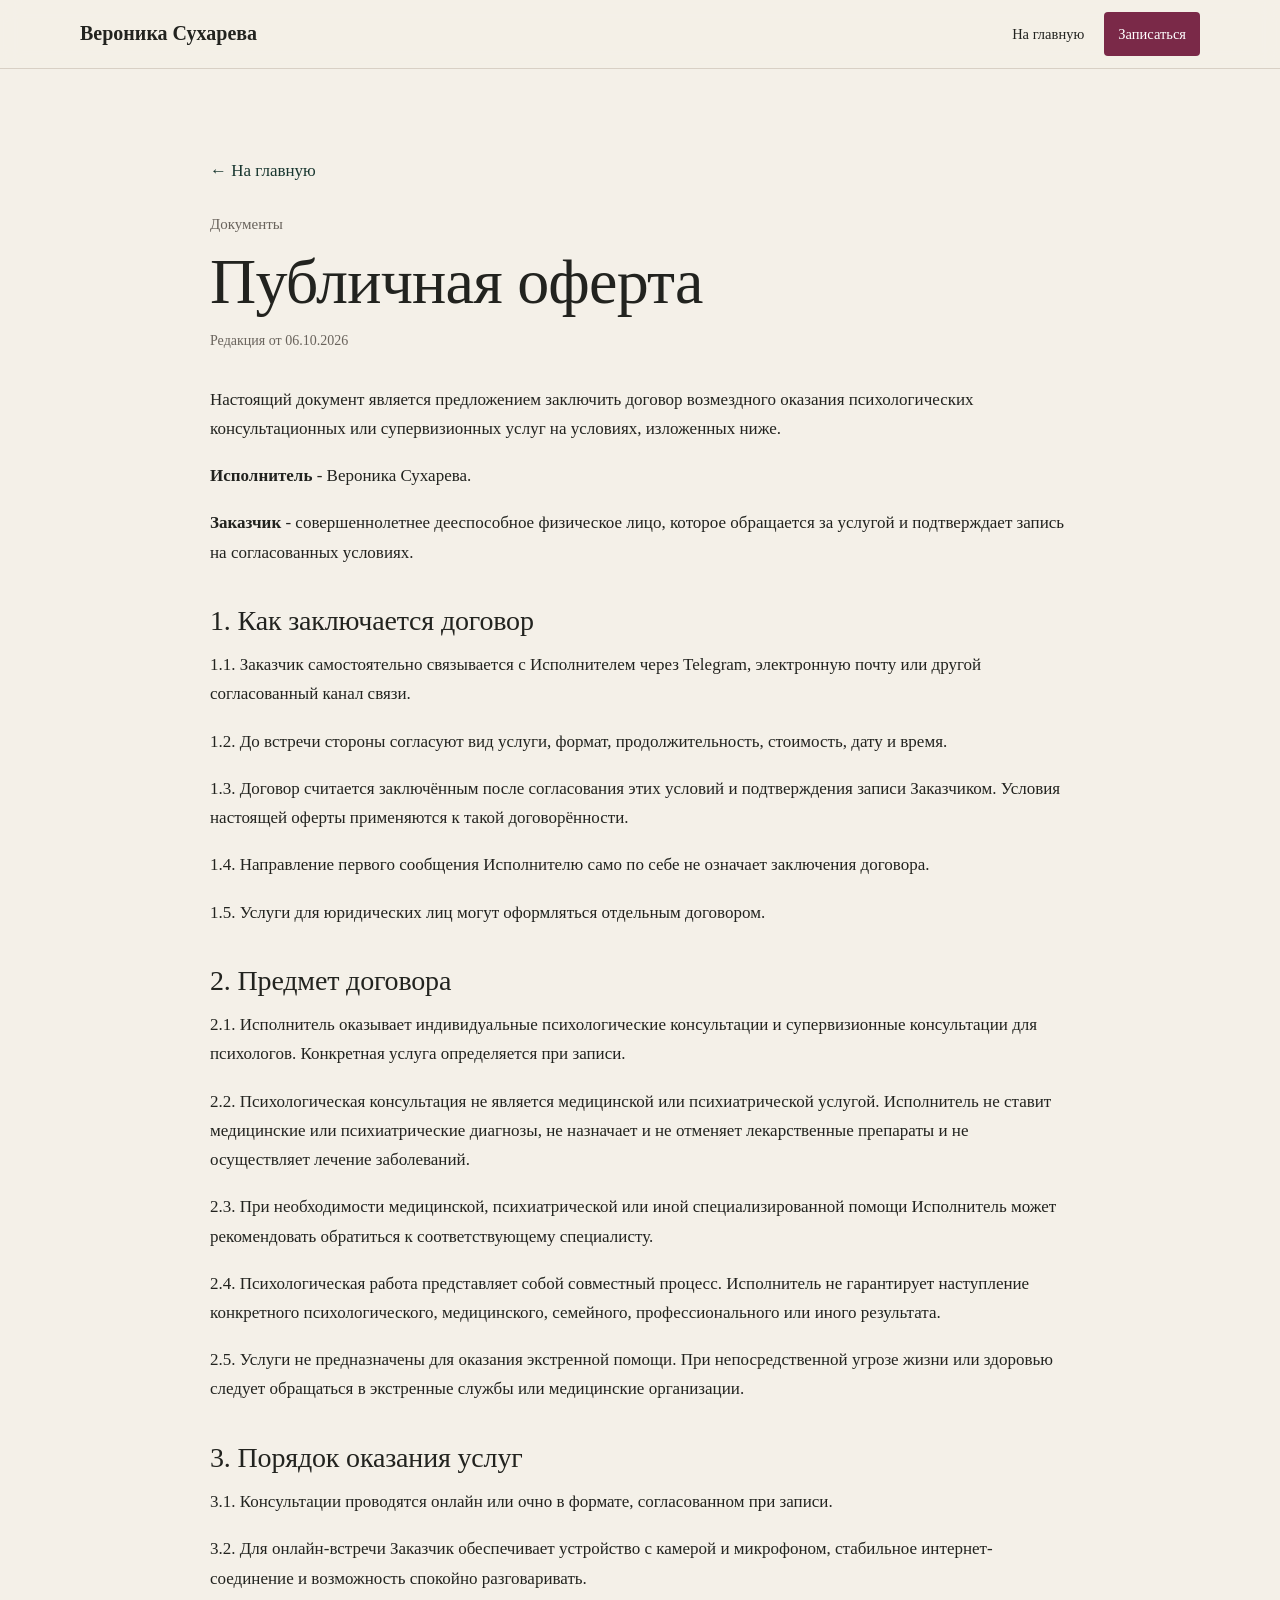
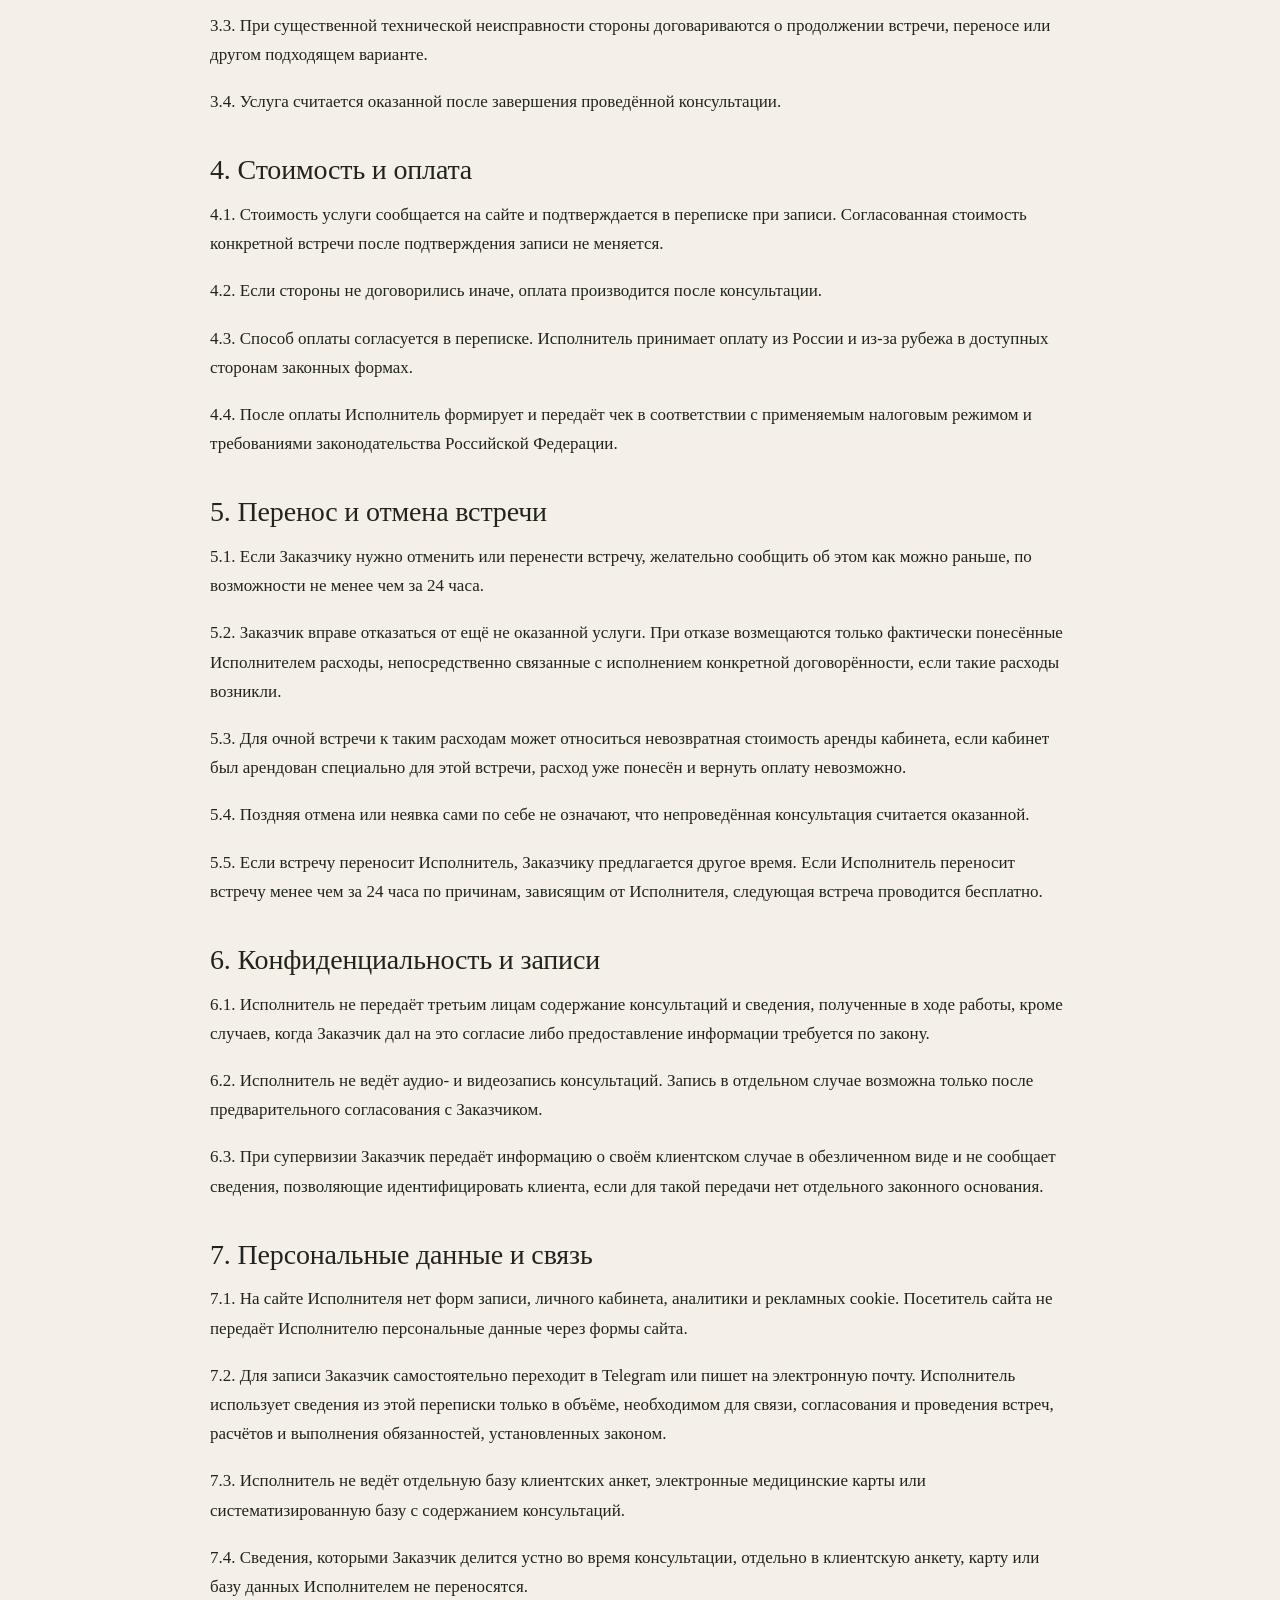
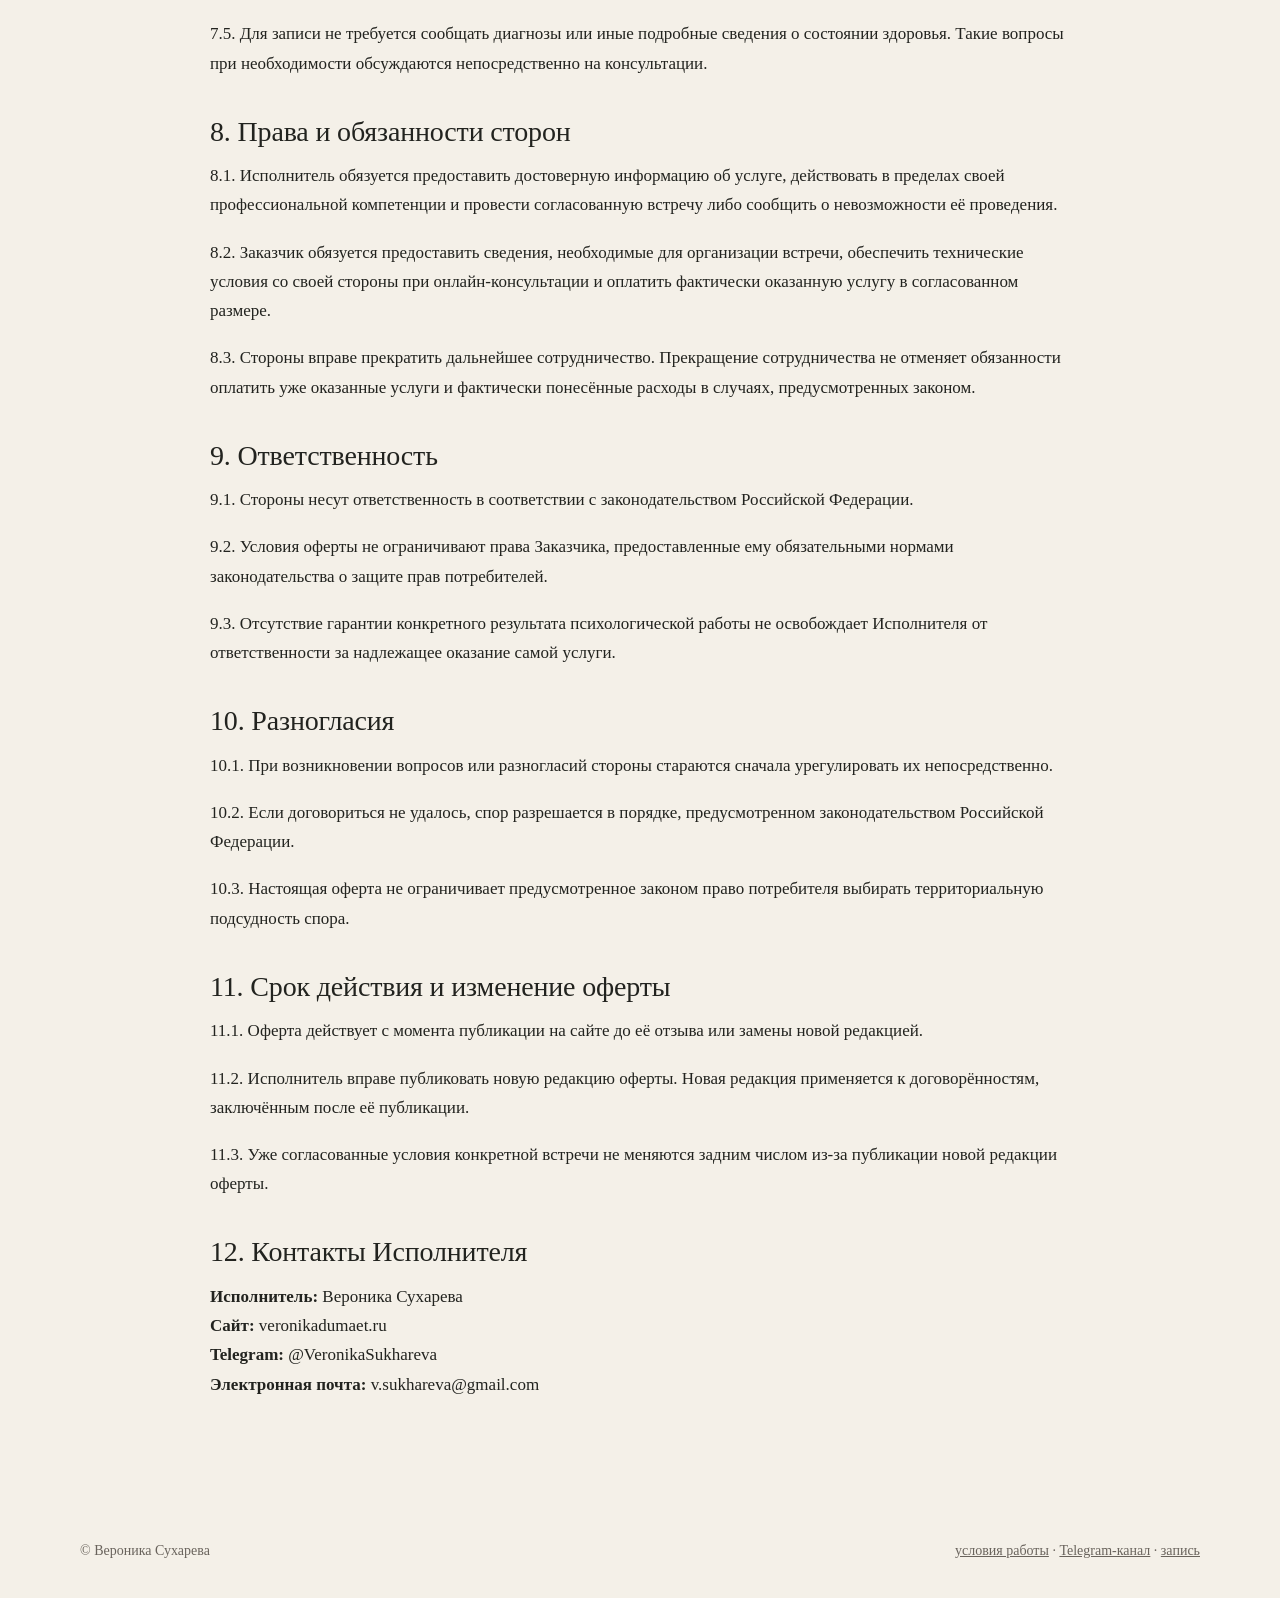
<file: offer.html>
<!doctype html>
<html lang="ru">
<head>
<meta charset="utf-8">
<meta name="viewport" content="width=device-width,initial-scale=1">
<!-- Yandex.Metrika counter -->
<script type="text/javascript">
    (function(m,e,t,r,i,k,a){
        m[i]=m[i]||function(){(m[i].a=m[i].a||[]).push(arguments)};
        m[i].l=1*new Date();
        for (var j = 0; j < document.scripts.length; j++) {if (document.scripts[j].src === r) { return; }}
        k=e.createElement(t),a=e.getElementsByTagName(t)[0],k.async=1,k.src=r,a.parentNode.insertBefore(k,a)
    })(window, document,'script','https://mc.yandex.ru/metrika/tag.js?id=113903025', 'ym');

    ym(113903025, 'init', {ssr:true, webvisor:true, clickmap:true, ecommerce:"dataLayer", referrer: document.referrer, url: location.href, accurateTrackBounce:true, trackLinks:true});
</script>
<script defer src="/analytics.js?v=20261030-1"></script>
<!-- /Yandex.Metrika counter -->
<title>Публичная оферта — Вероника Сухарева</title>
<meta name="description" content="Публичная оферта Вероники Сухаревой.">
<link rel="canonical" href="https://veronikadumaet.ru/offer.html">
<link rel="icon" href="favicon.svg" type="image/svg+xml">
<link rel="stylesheet" href="styles-20260928.css">
<link rel="stylesheet" href="typography-20260928.css">
<style>
.offer-page{padding:88px 0 96px;background:var(--bg);min-height:70vh}.offer-shell{max-width:860px}.offer-back{display:inline-block;margin-bottom:28px;color:var(--forest);text-decoration:none}.offer-back:hover{text-decoration:underline}.offer-page h1{max-width:760px}.offer-updated{margin:14px 0 32px;color:var(--muted);font-size:14px}.offer-content{font-size:17px;line-height:1.72}.offer-content h2{margin:38px 0 14px;font-size:28px}.offer-content h3{margin:30px 0 12px;font-size:22px}.offer-content p{margin:0 0 18px}.offer-content ul,.offer-content ol{margin:0 0 20px;padding-left:24px}.offer-content li{margin:0 0 8px}.offer-loading{color:var(--muted)}
@media(max-width:760px){.offer-page{padding:64px 0 72px}.offer-content{font-size:16px}.offer-content h2{font-size:24px}.offer-content h3{font-size:20px}}
</style>
</head>
<body>
<noscript><div><img src="https://mc.yandex.ru/watch/113903025" style="position:absolute; left:-9999px;" alt="" /></div></noscript>
<header class="header">
  <div class="wrap headerin">
    <a class="brand" href="./">Вероника Сухарева</a>
    <nav class="nav" aria-label="Навигация по странице">
      <a href="./">На главную</a>
      <a class="cta-link" href="https://t.me/VeronikaSukhareva">Записаться</a>
    </nav>
  </div>
</header>
<main class="offer-page">
  <div class="wrap offer-shell">
    <a class="offer-back" href="./">← На главную</a>
    <p class="eyebrow">Документы</p>
    <h1>Публичная оферта</h1>
    <p class="offer-updated" hidden></p>
    <div class="offer-content" aria-live="polite"><p class="offer-loading">Загрузка...</p></div>
  </div>
</main>
<footer>
  <div class="wrap foot">
    <span>© Вероника Сухарева</span>
    <span><a href="./#org">условия работы</a> · <a href="https://t.me/sukhareva_psy">Telegram-канал</a> · <a href="https://t.me/VeronikaSukhareva">запись</a></span>
  </div>
</footer>
<script>
(async function () {
  const content = document.querySelector('.offer-content');
  const updated = document.querySelector('.offer-updated');
  try {
    const response = await fetch('/data/offer.json', { cache: 'no-store' });
    if (!response.ok) throw new Error(String(response.status));
    const data = await response.json();
    content.innerHTML = data.body && data.body.trim() ? data.body : '<p>Текст оферты пока не опубликован.</p>';
    if (data.updated) {
      const date = new Date(data.updated + 'T00:00:00');
      updated.textContent = 'Редакция от ' + new Intl.DateTimeFormat('ru-RU').format(date);
      updated.hidden = false;
    }
  } catch (error) {
    content.innerHTML = '<p>Сейчас документ не удалось загрузить. Попробуйте открыть страницу позже.</p>';
  }
})();
</script>
</body>
</html>
</file>
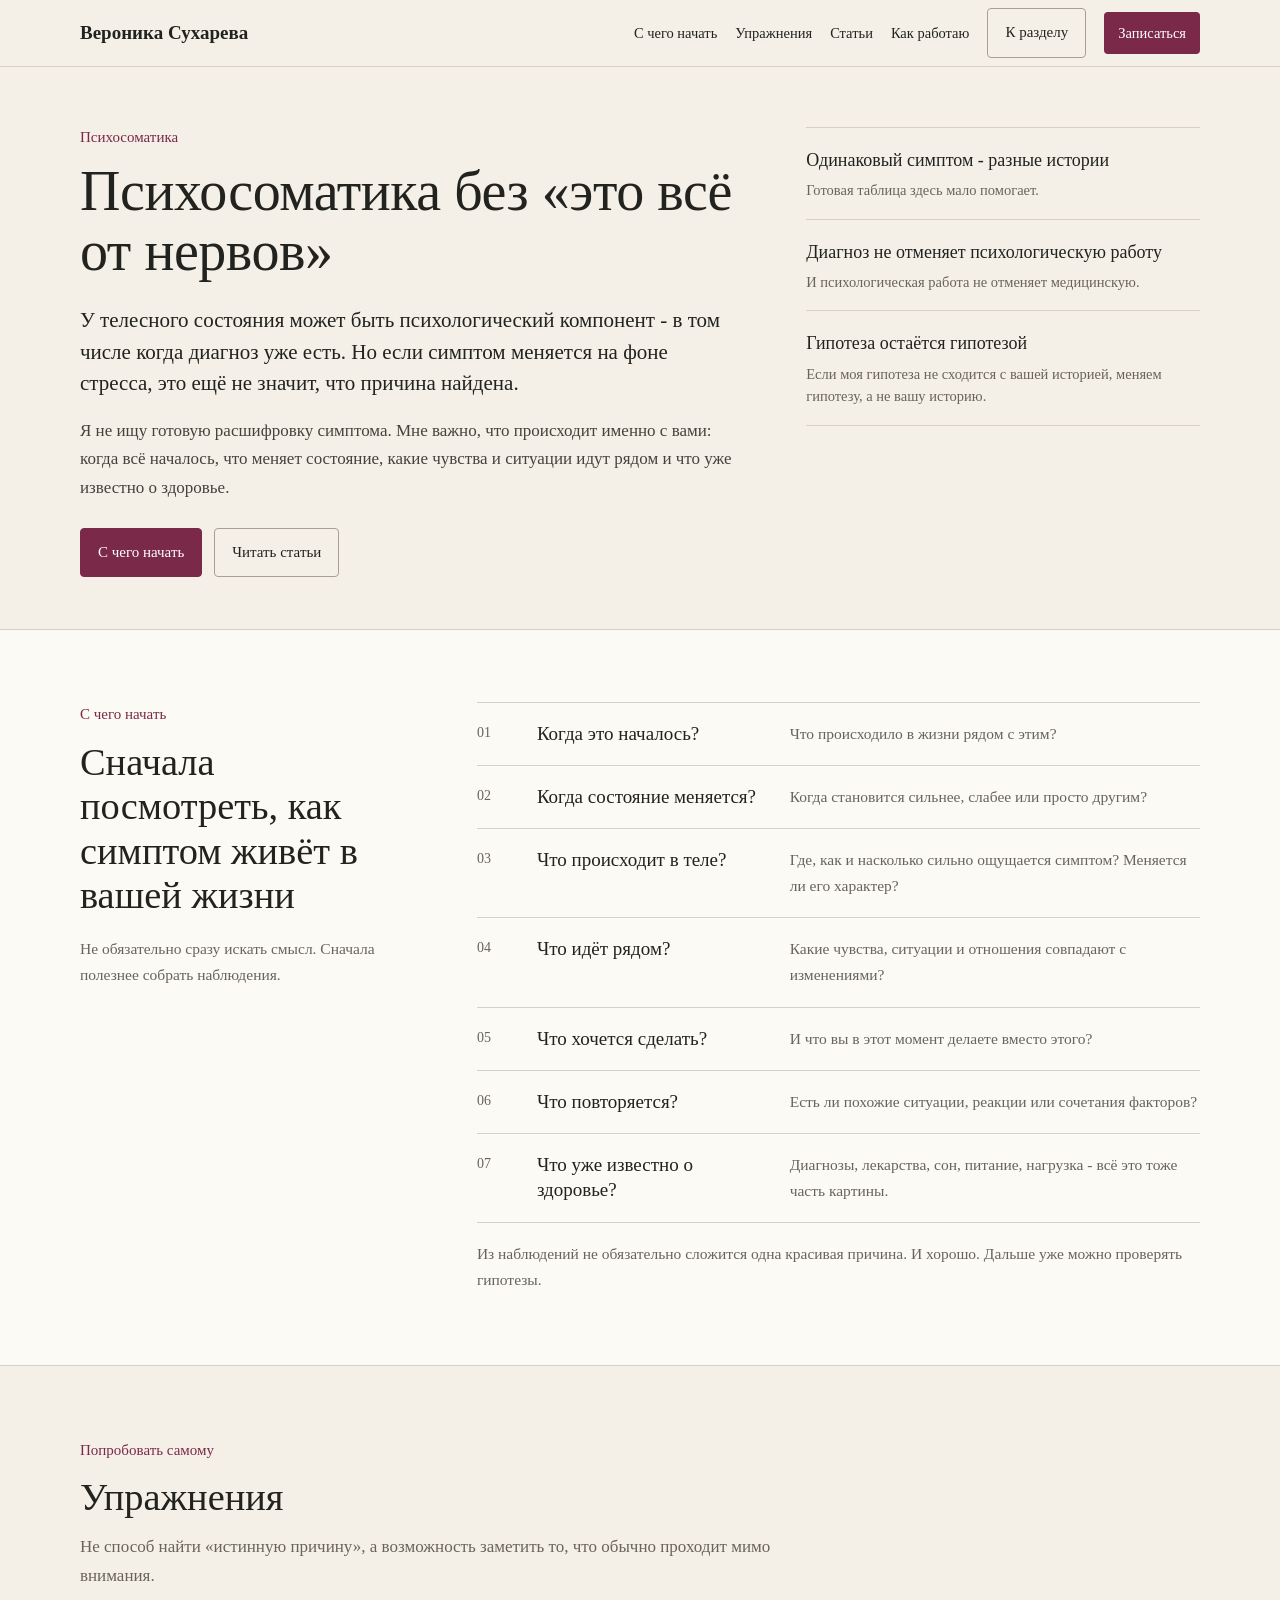
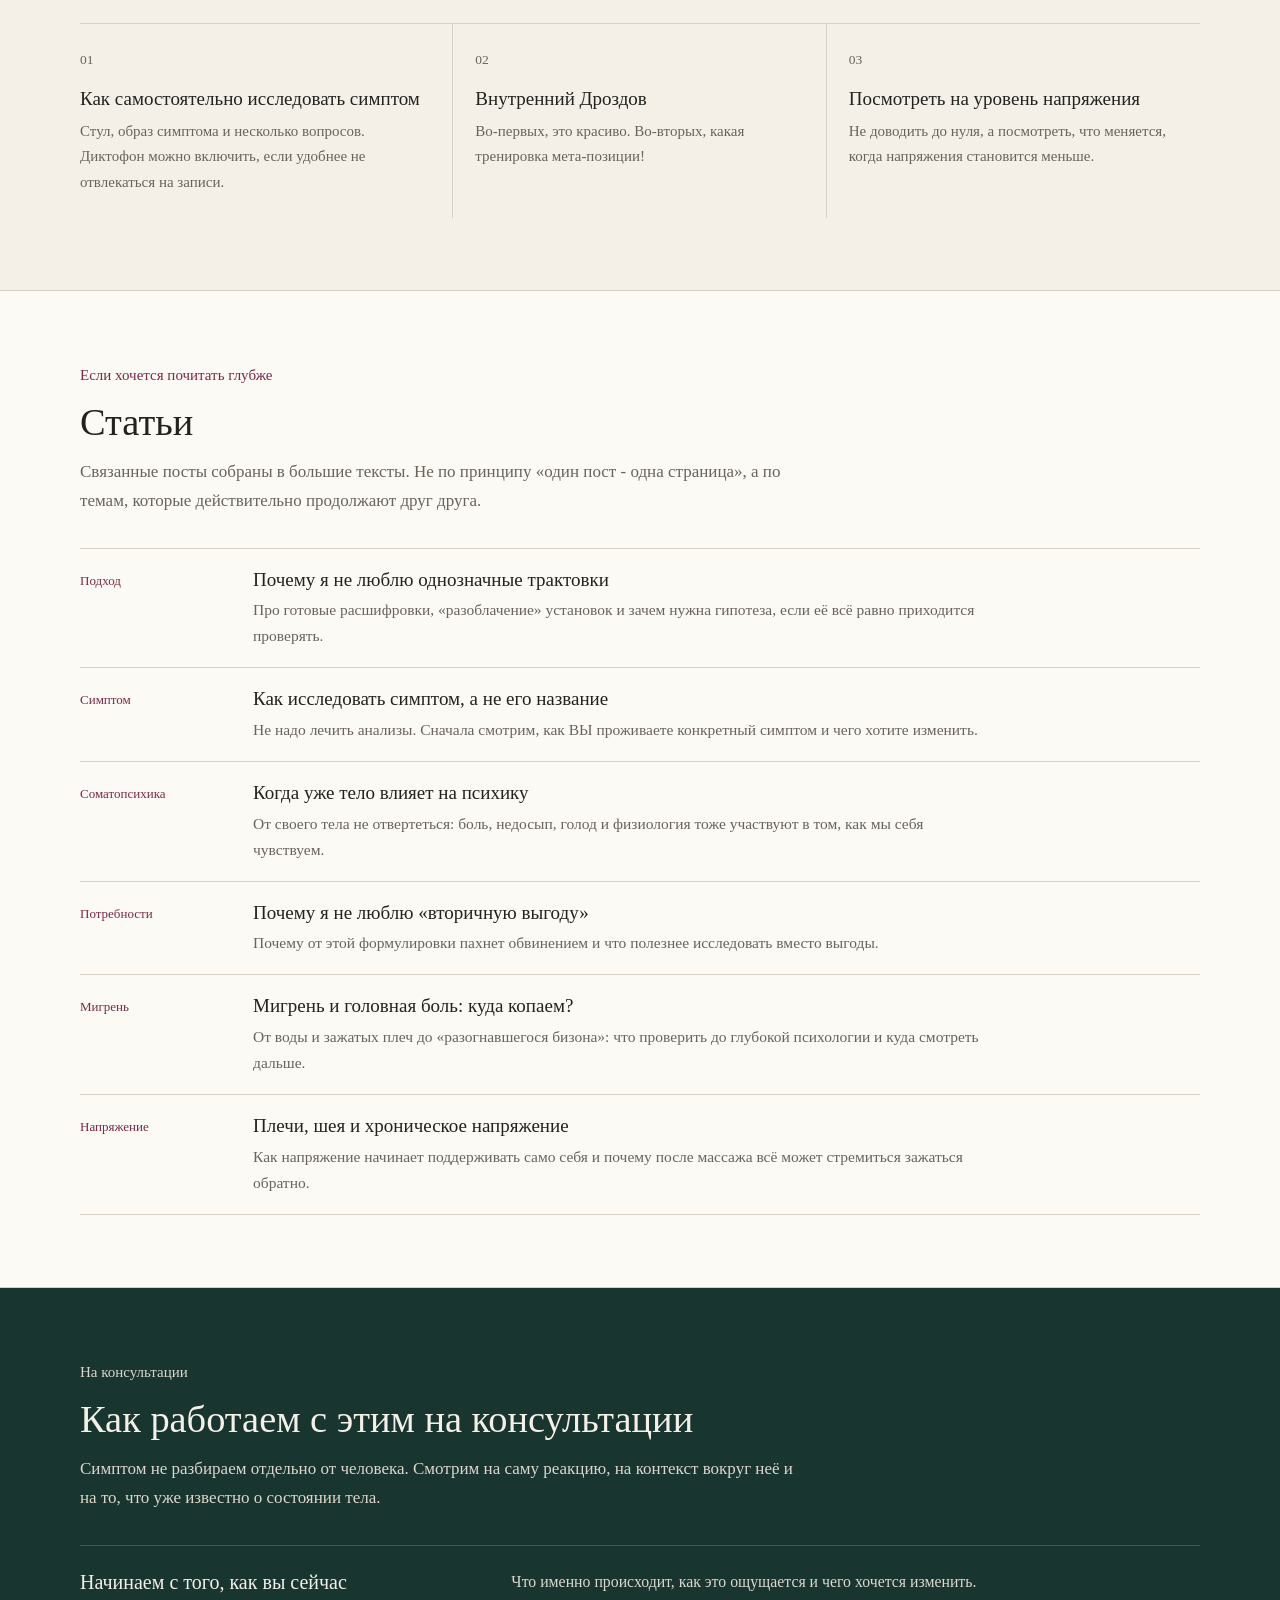
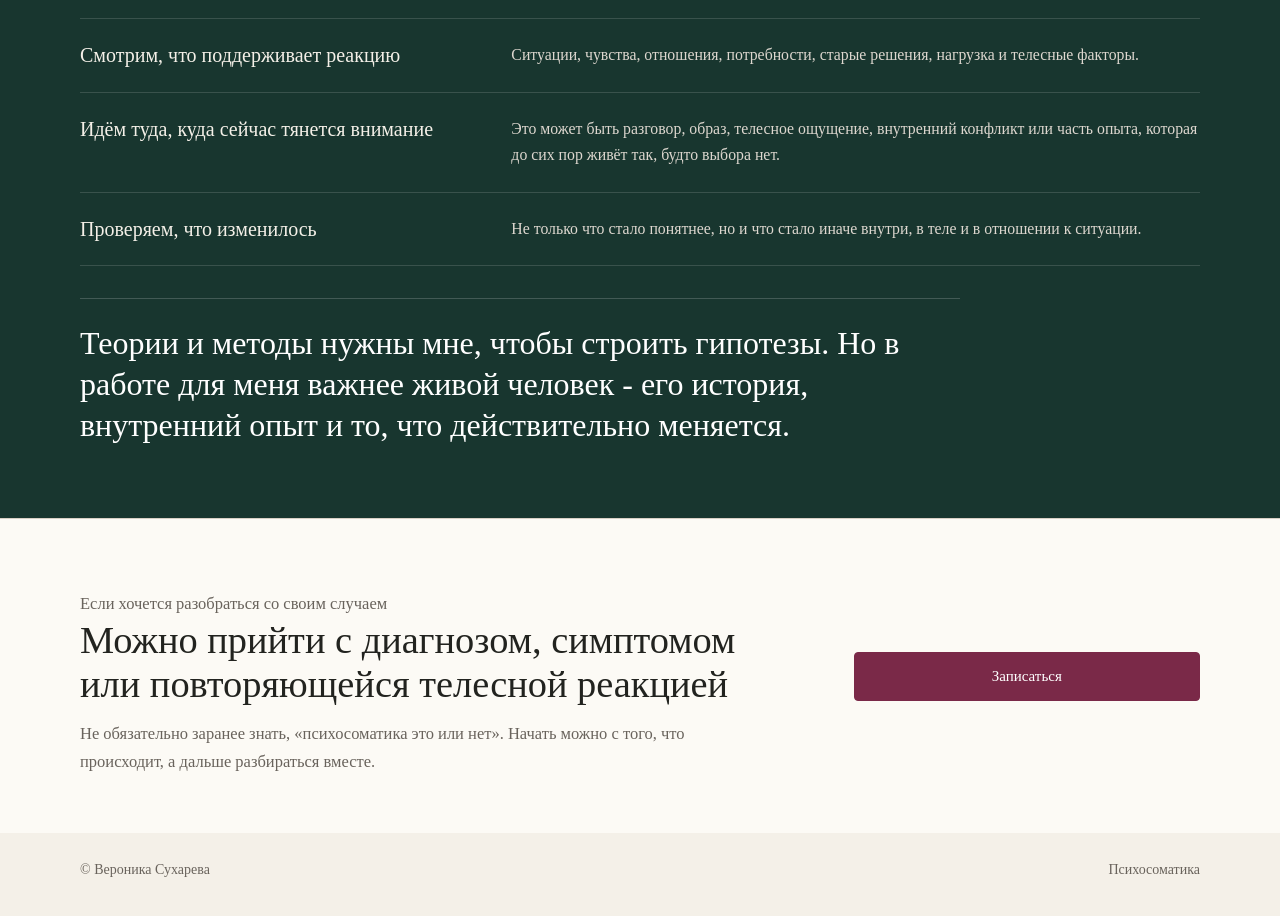
<file: psychosomatika-v11-editorial-preview.html>
<!doctype html>
<html lang="ru">
<head>
<meta charset="utf-8">
<meta name="viewport" content="width=device-width,initial-scale=1">
<title>Психосоматика - Вероника Сухарева</title>
<style>
:root{
  --bg:#f4f0e8;
  --paper:#fcfaf5;
  --ink:#22231f;
  --muted:#69635c;
  --forest:#18362f;
  --wine:#7a2948;
  --wine-dark:#641d39;
  --line:#d8d0c5;
  --serif:Georgia,"Times New Roman",serif;
}
*{box-sizing:border-box}
html{scroll-behavior:smooth}
body{
  margin:0;background:var(--bg);color:var(--ink);
  font-family:var(--serif);font-size:17px;line-height:1.68;
  -webkit-font-smoothing:antialiased;text-rendering:optimizeLegibility
}
a{color:inherit}
.wrap{width:min(1120px,calc(100% - 48px));margin-inline:auto}
section[id]{scroll-margin-top:82px}

/* Header matches the main site: quiet, thin, functional. */
.header{
  position:sticky;top:0;z-index:30;
  background:rgba(244,240,232,.96);
  border-bottom:1px solid var(--line);backdrop-filter:blur(10px)
}
.headerin{min-height:66px;display:flex;align-items:center;gap:26px}
.brand{font-size:19px;font-weight:700;text-decoration:none;margin-right:auto;white-space:nowrap}
.nav{display:flex;align-items:center;gap:18px;font-size:14.5px}
.nav a{display:inline-flex;align-items:center;min-height:42px;text-decoration:none}
.nav a:hover{text-decoration:underline;text-underline-offset:4px}
.nav .cta{padding:0 14px;background:var(--wine);color:#fff;border-radius:4px;text-decoration:none}
.nav .cta:hover{background:var(--wine-dark)}

/* Type scale intentionally calmer than previous prototypes. */
h1,h2,h3{margin:0;font-weight:400}
h1{font-size:clamp(42px,4.4vw,56px);line-height:1.07;letter-spacing:-.008em}
h2{font-size:clamp(32px,3vw,42px);line-height:1.16}
h3{font-size:21px;line-height:1.32}
.eyebrow{margin:0 0 12px;color:var(--wine);font-size:15px}
.lead{font-size:21px;line-height:1.5;max-width:730px;margin:23px 0 0}
.copy{font-size:17px;line-height:1.68;max-width:710px;margin:17px 0 0;color:#45423d}
.btns{display:flex;gap:12px;flex-wrap:wrap;margin-top:26px}
.btn{
  display:inline-flex;align-items:center;justify-content:center;min-height:46px;
  padding:11px 17px;border:1px solid #a89f94;border-radius:4px;
  text-decoration:none;font-size:15px
}
.btn.primary{background:var(--wine);color:#fff;border-color:var(--wine)}
.btn.primary:hover{background:var(--wine-dark)}
.btn.ghost:hover{border-color:var(--ink)}

/* Hero: compact. Position is here, not repeated in a second screen. */
.hero{padding:58px 0 52px;border-bottom:1px solid var(--line)}
.hero-grid{
  display:grid;grid-template-columns:minmax(0,1.25fr) minmax(300px,.75fr);
  gap:70px;align-items:start
}
.hero-aside{border-top:1px solid var(--line);margin-top:2px}
.hero-aside .item{padding:17px 0;border-bottom:1px solid var(--line)}
.hero-aside strong{display:block;font-size:18px;font-weight:400}
.hero-aside span{display:block;color:var(--muted);font-size:14.5px;line-height:1.55;margin-top:4px}

/* Site sections */
.section{padding:72px 0;border-bottom:1px solid var(--line)}
.section.paper{background:var(--paper)}
.section-head{margin-bottom:32px}
.section-head>p:not(.eyebrow){max-width:720px;color:var(--muted);margin:14px 0 0}
.section-note{font-size:15.5px;color:var(--muted);max-width:720px;margin:18px 0 0}

/* Practical questions: deliberately unlike the hero. */
.practical-grid{
  display:grid;grid-template-columns:minmax(250px,.62fr) minmax(0,1.38fr);
  gap:72px;align-items:start
}
.question-list{border-top:1px solid var(--line)}
.question-row{
  display:grid;grid-template-columns:38px minmax(210px,.72fr) minmax(0,1.28fr);
  gap:22px;padding:18px 0;border-bottom:1px solid var(--line);align-items:start
}
.question-row .n{color:var(--muted);font-size:14px}
.question-row h3{font-size:19px}
.question-row p{margin:0;color:var(--muted);font-size:15.5px}

/* Exercises reuse the site's step rhythm. */
.steps{
  display:grid;grid-template-columns:repeat(3,1fr);
  border-top:1px solid var(--line)
}
.step{
  display:block;text-decoration:none;
  padding:21px 22px 23px 0;border-right:1px solid var(--line)
}
.step:not(:first-child){padding-left:22px}
.step:last-child{border-right:0}
.step .n{font-size:13.5px;color:var(--muted)}
.step h3{font-size:19px;margin:13px 0 8px}
.step p{font-size:15px;color:var(--muted);margin:0}
.step:hover h3{text-decoration:underline;text-underline-offset:4px}

/* Articles reuse the site's read-list pattern, with one extra description line. */
.read-list{border-top:1px solid var(--line)}
.read-item{
  display:grid;grid-template-columns:145px minmax(0,1fr);
  gap:28px;padding:18px 0;border-bottom:1px solid var(--line);
  text-decoration:none;align-items:start
}
.read-item .tag{font-size:13px;color:var(--wine);padding-top:3px}
.read-item strong{display:block;font-size:19px;line-height:1.35;font-weight:400}
.read-item p{margin:5px 0 0;color:var(--muted);font-size:15.5px;max-width:730px}
.read-item:hover strong{text-decoration:underline;text-underline-offset:4px}

/* Dark block is the one strong visual accent, as on the main site. */
.work{background:var(--forest);color:#f4f0e8;border-bottom:0}
.work h2,.work h3{color:#f4f0e8}
.work .eyebrow{color:#c7c0b7}
.work .section-head>p{color:#ddd6cd}
.work-list{border-top:1px solid rgba(255,255,255,.18)}
.work-row{
  display:grid;grid-template-columns:minmax(230px,.72fr) minmax(0,1.28fr);
  gap:44px;padding:23px 0;border-bottom:1px solid rgba(255,255,255,.14)
}
.work-row h3{font-size:20px}
.work-row p{margin:0;color:#ddd7cf;font-size:15.8px;max-width:700px}
.principle{
  margin-top:32px;padding-top:24px;border-top:1px solid rgba(255,255,255,.18);
  max-width:880px
}
.principle p{font-size:clamp(25px,2.5vw,33px);line-height:1.28;margin:0;color:#fff}

/* CTA */
.final{padding:58px 0;background:var(--paper);border-top:1px solid var(--line)}
.final-grid{display:grid;grid-template-columns:1.35fr .65fr;gap:54px;align-items:center}
.final p{font-size:16.5px;color:var(--muted);max-width:650px;margin:13px 0 0}

/* Article / exercise pages */
.article-head{padding:56px 0 40px;border-bottom:1px solid var(--line)}
.article-head .wrap{max-width:900px}
.article-head h1{max-width:840px}
.article-head .dek{font-size:18px;line-height:1.62;color:var(--muted);max-width:720px;margin:17px 0 0}
.article-section{padding:56px 0 72px}
.article-copy{max-width:740px}
.article-copy p{margin:0 0 18px}
.article-copy h2{font-size:30px;margin:40px 0 14px}
.article-copy ul,.article-copy ol{margin:0 0 22px;padding-left:24px}
.article-copy li{margin:7px 0}
.article-copy .quote{
  margin:28px 0;padding:20px 0;border-top:1px solid var(--line);
  border-bottom:1px solid var(--line);font-size:23px;line-height:1.42
}
.article-copy .steps{
  display:block;list-style:none;padding:0;margin:25px 0;
  border-top:1px solid var(--line);counter-reset:item
}
.article-copy .steps li{
  counter-increment:item;display:grid;grid-template-columns:38px 1fr;
  gap:14px;padding:14px 0;border-bottom:1px solid var(--line)
}
.article-copy .steps li::before{content:counter(item,decimal-leading-zero);color:var(--muted);font-size:13.5px}
.backline{margin-top:38px;padding-top:20px;border-top:1px solid var(--line)}
.backline a{text-decoration:none}
.backline a:hover{text-decoration:underline;text-underline-offset:4px}
.sources{
  margin-top:38px;padding-top:18px;border-top:1px solid var(--line);
  color:var(--muted);font-size:14px
}
.sources a{display:block;margin-top:6px}

/* Footer */
footer{padding:25px 0 34px;color:var(--muted);font-size:14px}
.foot{display:flex;justify-content:space-between;gap:24px}

@media(max-width:920px){
  .hero-grid,.practical-grid,.final-grid{grid-template-columns:1fr;gap:34px}
  .hero-aside{max-width:650px}
  .steps{grid-template-columns:1fr}
  .step,.step:not(:first-child){padding:18px 0;border-right:0;border-bottom:1px solid var(--line)}
}
@media(max-width:760px){
  .wrap{width:min(100% - 32px,1120px)}
  .headerin{min-height:60px}.brand{font-size:18px}
  .nav a:not(.cta){display:none}
  .hero{padding:44px 0 42px}
  h1{font-size:clamp(36px,10.5vw,46px)}
  h2{font-size:30px}
  .lead{font-size:19px}
  .section{padding:54px 0}
  .question-row{grid-template-columns:34px 1fr;gap:8px 14px}
  .question-row p{grid-column:2}
  .read-item{grid-template-columns:1fr;gap:3px}
  .read-item .tag{font-size:12.5px}
  .work-row{grid-template-columns:1fr;gap:7px;padding:19px 0}
  .article-head{padding:44px 0 34px}
  .article-section{padding:44px 0 58px}
  .article-copy h2{font-size:27px}
  .foot{display:block}.foot span{display:block;margin-bottom:7px}
}
@media(max-width:420px){
  .wrap{width:min(100% - 26px,1120px)}
  .btns{display:grid;grid-template-columns:1fr}
  .btn{width:100%}
}
</style>
<style>
.preview-back{display:none}
body.page-open .preview-back{display:inline-flex}
body.page-open .hub-nav{display:none}
</style>
</head>
<body>
<header class="header">
  <div class="wrap headerin">
    <a class="brand" href="#" id="brand">Вероника Сухарева</a>
    <nav class="nav">
      <span class="hub-nav" style="display:contents">
        <a href="#start">С чего начать</a>
        <a href="#exercises">Упражнения</a>
        <a href="#articles">Статьи</a>
        <a href="#work">Как работаю</a>
      </span>
      <a class="preview-back btn ghost" href="#" id="back">К разделу</a>
      <a class="cta" href="https://t.me/VeronikaSukhareva">Записаться</a>
    </nav>
  </div>
</header>

<div id="app"><main id="top">
<section class="hero">
<div class="wrap hero-grid">
<div>
<p class="eyebrow">Психосоматика</p>
<h1>Психосоматика без «это всё от нервов»</h1>
<p class="lead">У телесного состояния может быть психологический компонент - в том числе когда диагноз уже есть. Но если симптом меняется на фоне стресса, это ещё не значит, что причина найдена.</p>
<p class="copy">Я не ищу готовую расшифровку симптома. Мне важно, что происходит именно с вами: когда всё началось, что меняет состояние, какие чувства и ситуации идут рядом и что уже известно о здоровье.</p>
<div class="btns">
<a class="btn primary" href="#start">С чего начать</a>
<a class="btn ghost" href="#articles">Читать статьи</a>
</div>
</div>
<aside class="hero-aside">
<div class="item"><strong>Одинаковый симптом - разные истории</strong><span>Готовая таблица здесь мало помогает.</span></div>
<div class="item"><strong>Диагноз не отменяет психологическую работу</strong><span>И психологическая работа не отменяет медицинскую.</span></div>
<div class="item"><strong>Гипотеза остаётся гипотезой</strong><span>Если моя гипотеза не сходится с вашей историей, меняем гипотезу, а не вашу историю.</span></div>
</aside>
</div>
</section>
<section class="section paper" id="start">
<div class="wrap practical-grid">
<div>
<p class="eyebrow">С чего начать</p>
<h2>Сначала посмотреть, как симптом живёт в вашей жизни</h2>
<p class="section-note">Не обязательно сразу искать смысл. Сначала полезнее собрать наблюдения.</p>
</div>
<div>
<div class="question-list">
<article class="question-row"><span class="n">01</span><h3>Когда это началось?</h3><p>Что происходило в жизни рядом с этим?</p></article>
<article class="question-row"><span class="n">02</span><h3>Когда состояние меняется?</h3><p>Когда становится сильнее, слабее или просто другим?</p></article>
<article class="question-row"><span class="n">03</span><h3>Что происходит в теле?</h3><p>Где, как и насколько сильно ощущается симптом? Меняется ли его характер?</p></article>
<article class="question-row"><span class="n">04</span><h3>Что идёт рядом?</h3><p>Какие чувства, ситуации и отношения совпадают с изменениями?</p></article>
<article class="question-row"><span class="n">05</span><h3>Что хочется сделать?</h3><p>И что вы в этот момент делаете вместо этого?</p></article>
<article class="question-row"><span class="n">06</span><h3>Что повторяется?</h3><p>Есть ли похожие ситуации, реакции или сочетания факторов?</p></article>
<article class="question-row"><span class="n">07</span><h3>Что уже известно о здоровье?</h3><p>Диагнозы, лекарства, сон, питание, нагрузка - всё это тоже часть картины.</p></article>
</div>
<p class="section-note">Из наблюдений не обязательно сложится одна красивая причина. И хорошо. Дальше уже можно проверять гипотезы.</p>
</div>
</div>
</section>
<section class="section" id="exercises">
<div class="wrap">
<div class="section-head">
<p class="eyebrow">Попробовать самому</p>
<h2>Упражнения</h2>
<p>Не способ найти «истинную причину», а возможность заметить то, что обычно проходит мимо внимания.</p>
</div>
<div class="steps">
<a class="step" data-page="exercises/dialog-s-simptomom.html" href="#">
<span class="n">01</span>
<h3>Как самостоятельно исследовать симптом</h3>
<p>Стул, образ симптома и несколько вопросов. Диктофон можно включить, если удобнее не отвлекаться на записи.</p>
</a>
<a class="step" data-page="exercises/vnutrenniy-drozdov.html" href="#">
<span class="n">02</span>
<h3>Внутренний Дроздов</h3>
<p>Во-первых, это красиво. Во-вторых, какая тренировка мета-позиции!</p>
</a>
<a class="step" data-page="exercises/napryazhenie-i-golovnaya-bol.html" href="#">
<span class="n">03</span>
<h3>Посмотреть на уровень напряжения</h3>
<p>Не доводить до нуля, а посмотреть, что меняется, когда напряжения становится меньше.</p>
</a>
</div>
</div>
</section>
<section class="section paper" id="articles">
<div class="wrap">
<div class="section-head">
<p class="eyebrow">Если хочется почитать глубже</p>
<h2>Статьи</h2>
<p>Связанные посты собраны в большие тексты. Не по принципу «один пост - одна страница», а по темам, которые действительно продолжают друг друга.</p>
</div>
<div class="read-list">
<a class="read-item" data-page="articles/bez-odnoznachnyh-traktovok.html" href="#"><span class="tag">Подход</span><div><strong>Почему я не люблю однозначные трактовки</strong><p>Про готовые расшифровки, «разоблачение» установок и зачем нужна гипотеза, если её всё равно приходится проверять.</p></div></a>
<a class="read-item" data-page="articles/issledovat-simptom.html" href="#"><span class="tag">Симптом</span><div><strong>Как исследовать симптом, а не его название</strong><p>Не надо лечить анализы. Сначала смотрим, как ВЫ проживаете конкретный симптом и чего хотите изменить.</p></div></a>
<a class="read-item" data-page="articles/somatopsihika.html" href="#"><span class="tag">Соматопсихика</span><div><strong>Когда уже тело влияет на психику</strong><p>От своего тела не отвертеться: боль, недосып, голод и физиология тоже участвуют в том, как мы себя чувствуем.</p></div></a>
<a class="read-item" data-page="articles/vtorichnaya-vygoda.html" href="#"><span class="tag">Потребности</span><div><strong>Почему я не люблю «вторичную выгоду»</strong><p>Почему от этой формулировки пахнет обвинением и что полезнее исследовать вместо выгоды.</p></div></a>
<a class="read-item" data-page="articles/migren-i-golovnaya-bol.html" href="#"><span class="tag">Мигрень</span><div><strong>Мигрень и головная боль: куда копаем?</strong><p>От воды и зажатых плеч до «разогнавшегося бизона»: что проверить до глубокой психологии и куда смотреть дальше.</p></div></a>
<a class="read-item" data-page="articles/plechi-sheya-napryazhenie.html" href="#"><span class="tag">Напряжение</span><div><strong>Плечи, шея и хроническое напряжение</strong><p>Как напряжение начинает поддерживать само себя и почему после массажа всё может стремиться зажаться обратно.</p></div></a>
</div>
</div>
</section>
<section class="section work" id="work">
<div class="wrap">
<div class="section-head">
<p class="eyebrow">На консультации</p>
<h2>Как работаем с этим на консультации</h2>
<p>Симптом не разбираем отдельно от человека. Смотрим на саму реакцию, на контекст вокруг неё и на то, что уже известно о состоянии тела.</p>
</div>
<div class="work-list">
<article class="work-row"><h3>Начинаем с того, как вы сейчас</h3><p>Что именно происходит, как это ощущается и чего хочется изменить.</p></article>
<article class="work-row"><h3>Смотрим, что поддерживает реакцию</h3><p>Ситуации, чувства, отношения, потребности, старые решения, нагрузка и телесные факторы.</p></article>
<article class="work-row"><h3>Идём туда, куда сейчас тянется внимание</h3><p>Это может быть разговор, образ, телесное ощущение, внутренний конфликт или часть опыта, которая до сих пор живёт так, будто выбора нет.</p></article>
<article class="work-row"><h3>Проверяем, что изменилось</h3><p>Не только что стало понятнее, но и что стало иначе внутри, в теле и в отношении к ситуации.</p></article>
</div>
<div class="principle"><p>Теории и методы нужны мне, чтобы строить гипотезы. Но в работе для меня важнее живой человек - его история, внутренний опыт и то, что действительно меняется.</p></div>
</div>
</section>
<section class="final">
<div class="wrap final-grid">
<div>
<p class="eyebrow">Если хочется разобраться со своим случаем</p>
<h2>Можно прийти с диагнозом, симптомом или повторяющейся телесной реакцией</h2>
<p>Не обязательно заранее знать, «психосоматика это или нет». Начать можно с того, что происходит, а дальше разбираться вместе.</p>
</div>
<a class="btn primary" href="https://t.me/VeronikaSukhareva">Записаться</a>
</div>
</section>
</main></div>
<footer><div class="wrap foot"><span>© Вероника Сухарева</span><span>Психосоматика</span></div></footer>

<script>
const pages = {"articles/bez-odnoznachnyh-traktovok.html": {"title": "Почему я не люблю однозначные трактовки", "html": "<main id=\"top\">\n<section class=\"article-head\">\n<div class=\"wrap\">\n<p class=\"eyebrow\">Психосоматика</p>\n<h1>Почему я не люблю однозначные трактовки</h1>\n<p class=\"dek\">Мы сложные. Нас плохо получается свести к прямой логике одного варианта.</p>\n</div>\n</section>\n<section class=\"article-section\">\n<div class=\"wrap article-copy\">\n<p>Почему я не люблю однозначные трактовки?</p>\n<p>Мы сложные, нас не свести к прямой логике одного варианта.</p>\n<p>Возьмём гинекологические симптомы. В работе там может всплыть тема женского. Но какая именно?</p>\n<ul>\n<li>Я не хочу быть женщиной?</li>\n<li>Я не хочу быть такой женщиной, как моя мать?</li>\n<li>Я не хочу отказываться от свободы?</li>\n<li>Я не хочу обо всех заботиться?</li>\n<li>Я хочу больше жить для себя?</li>\n<li>Секс для меня про страх отвержения и способ удержать мужчину?</li>\n<li>Я чувствую мужчин опасными?</li>\n<li>Мне плохо в моих текущих отношениях?</li>\n<li>Я чувствую вину, что мамина жизнь не удалась?</li>\n</ul>\n<p>Что из этого?</p>\n<p>И при этом - далеко не всегда вообще про женское. Может быть про отношения с мамой. Про то, как в детстве обходились с базовыми физиологическими потребностями. Про больничные травмы и вред, нанесённый врачами. Про что-то ещё, чего в готовой табличке не было.</p>\n<p>Мы правда больше, чем простой алгоритм. И тело имеет много способов выразить происходящее и помочь психике.</p>\n<div class=\"quote\">Если моя гипотеза не сходится с вашей историей, меняем гипотезу, а не вашу историю.</div>\n<h2>Фокусы языка</h2>\n<p>Как-то читала у врача и психотерапевта: «В работе над психосоматикой основная задача - определить и разоблачить эти установки».</p>\n<p>И у меня непроизвольно дёргается глаз.</p>\n<p>Потому что «разоблачить» у нас обычно про мошенничество и что-то нехорошее. Если мне надо что-то разоблачить, то я уже судья, который докапывается, выводит на чистую воду и ещё пальчиком тыкает: фу так делать.</p>\n<p>Под каждой установкой есть потребность, которую она закрывает. Все эти решения когда-то помогали адаптироваться к среде, решать какие-то вопросы, быть принятым, выживать.</p>\n<p>Я не разоблачаю в работе. Я исследую вместе с клиентом, на основании каких решений были сформированы убеждения, что они решают. Исследуем и ищем новые способы. Сотрудничаем.</p>\n<p>А разоблачать и стыдить - увольте.</p>\n<h2>Даже если вы уверены, что «всё психосоматика»</h2>\n<p>Любая точка зрения хороша, пока она не начинает напрямую причинять вред окружающим.</p>\n<p>Считать, что все болезни от психосоматики? Да пожалуйста.</p>\n<p>Подсовывать в чай человеку с аллергией на мёд тот самый мёд - уже нет.</p>\n<p>Тут проблема не только медицинская. Это ещё и лишение другого человека субъектности: не существует тебя, твоей картины мира и твоих выборов. Будь мне удобным подтверждением моей картины.</p>\n<p>Мне такая психосоматика не подходит.</p>\n<h2>Что я тогда исследую</h2>\n<p>Когда я работаю с телесным симптомом, меня интересует психологический компонент состояния: что происходит рядом с ним, какие есть внутренние конфликты, потребности, способы справляться, что усиливает или ослабляет состояние.</p>\n<p>И физиологическая часть при этом никуда не исчезает.</p>\n<div class=\"backline\"><a data-home=\"#articles\" href=\"#\">← Вернуться в раздел</a></div>\n</div>\n</section>\n</main>"}, "articles/issledovat-simptom.html": {"title": "Как исследовать симптом, а не его название", "html": "<main id=\"top\">\n<section class=\"article-head\">\n<div class=\"wrap\">\n<p class=\"eyebrow\">Психосоматика</p>\n<h1>Как исследовать симптом, а не его название</h1>\n<p class=\"dek\">От бумажного диагноза к тому, как вы на самом деле это проживаете.</p>\n</div>\n</section>\n<section class=\"article-section\">\n<div class=\"wrap article-copy\">\n<p>Не надо лечить анализы.</p>\n<p>Анализы в отрыве от человека не говорят о нём ничего. Даже если цифра действительно важная, мне всё равно надо понять, как она проявляется именно у этого человека.</p>\n<p>Например, у меня регулярное давление 95-100/60. Если я приду к коллеге-психологу с запросом «давайте поработаем с моим низким давлением», он среди прочих вопросов спросит: а как вы его ощущаете?</p>\n<p>Именно низкое давление я ощущаю никак.</p>\n<p>Но я могу предполагать, например, что мои сложности с раскачкой на дела или повышенная усталость - они от этого. Расскажу про это. И потом мы перейдём уже к тому, как я проживаю эту усталость: «как будто...», «словно...».</p>\n<p>Тут я сделаю паузу.</p>\n<p>Запрос уже перешёл от невнятного бумажного диагноза с кодовым названием «низкое давление» в зону конкретных симптомов, актуальных для меня. Это уже живое.</p>\n<h2>И что дальше?</h2>\n<p>Дальше можно смотреть, что именно хочется изменить.</p>\n<ul>\n<li>Я хочу легче переносить состояние?</li>\n<li>Хочу больше энергии?</li>\n<li>Хочу проще выполнять рутины, которые поддерживают силы?</li>\n<li>Хочу наконец дойти до врача, до которого всё никак не дохожу?</li>\n<li>Или мне вообще важно перестать жить вокруг цифры на приборе?</li>\n</ul>\n<p>Вопрос, какой у меня запрос изначально - красивые цифры или что?</p>\n<p>Поэтому всегда важно, как ВЫ проживаете и ощущаете конкретный симптом. У разных людей под одним медицинским названием кроются разные телесные ощущения. И это будут разные истории в работе.</p>\n<h2>Причина или компенсация?</h2>\n<p>С психикой похожая история: защиты стоят не просто так, это способ адаптации. И тогда можно смотреть на происходящее со мной так: чего мне сейчас не хватает, чтобы я выровнялась в реакции?</p>\n<p>Именно про меня. Не про то, как другие должны измениться.</p>\n<p>Безопасности? Одобрения? Уверенности? Ещё чего-то?</p>\n<p>Первые приходящие в голову ответы иногда стоит успеть поймать, пока умный мозг не засунул их от нас подальше)</p>\n<h2>Истории всегда глубже</h2>\n<p>Я часто работаю с симптомами и пишу про них. В постах обычно получается верхний, первый слой, «в лоб».</p>\n<p>Фоновое раздражение и гиперконтроль. Гнев, разлитый и не выпущенный. Невозможность остановиться. Это всё может иметь место.</p>\n<p>А глубже иногда приходим к одиночеству и страху покинутости, ощущению ненужности и нехватке любви, чужим напиханным чувствам и своим запрессованным и спрятанным.</p>\n<p>Всегда ли мы попадаем в детство?</p>\n<p>Не всегда, но часто. И так же часто хватает добавления опоры от себя текущего. Даже если попали не в детство, а в условные минус три месяца назад.</p>\n<p>Мне не нужно ходить в семейные истории дальше, чем это необходимо по ситуации. Сейчас я игрок на этом поле. Мне решать, что делать с наследством, что нести, а что оставить другим для решения.</p>\n<p><a data-page=\"exercises/dialog-s-simptomom.html\" href=\"#\"><strong>Если хочется попробовать самостоятельно: диалог с симптомом →</strong></a></p>\n<div class=\"backline\"><a data-home=\"#articles\" href=\"#\">← Вернуться в раздел</a></div>\n</div>\n</section>\n</main>"}, "articles/migren-i-golovnaya-bol.html": {"title": "Мигрень и головная боль: куда копаем?", "html": "<main id=\"top\">\n<section class=\"article-head\">\n<div class=\"wrap\">\n<p class=\"eyebrow\">Психосоматика</p>\n<h1>Мигрень и головная боль: куда копаем?</h1>\n<p class=\"dek\">Не искать одну красивую причину. Смотреть и на тело, и на нагрузку, и на историю человека.</p>\n</div>\n</section>\n<section class=\"article-section\">\n<div class=\"wrap article-copy\">\n<p>Иногда голова болит от самых простых вещей:</p>\n<ul>\n<li>нехватка воды;</li>\n<li>спал слишком много или мало;</li>\n<li>голод;</li>\n<li>слишком много кофе;</li>\n<li>алкоголь или еда, на которую организм отреагировал;</li>\n<li>зажало шею во сне, от работы за компьютером или стресса;</li>\n<li>сенсорная перегрузка;</li>\n<li>перегрелись.</li>\n</ul>\n<p>Так что прежде чем разбираться с психосоматикой, можно проверить воду, сон, еду, перегрев и не зажаты ли у вас вусмерть плечи.</p>\n<p>Как минимум)</p>\n<h2>А если это мигрень?</h2>\n<p>Тут мне особенно не нравится одна-единственная расшифровка.</p>\n<p>Мигрень - неврологическое заболевание. Сон, пропущенная еда, обезвоживание, стресс, гормональные изменения, свет и другие факторы у некоторых людей могут быть триггерами приступа. Триггер - не то же самое, что причина заболевания.</p>\n<p>В моей практике мигрени нередко встречались рядом с длинной историей небезопасного детства, где надо было очень много себя подавить, чтобы выжить. Это наблюдение из практики, а не правило «мигрень = травма».</p>\n<p>Исследования находят статистическую связь между неблагоприятным детским опытом и первичными головными болями во взрослом возрасте. Такая связь не доказывает, что мигрень конкретного человека вызвана травматическим опытом.</p>\n<p>Мигрень вообще отлично умеет выглядеть как стопор и тормоз.</p>\n<p>Только разгонишься, потому что попала в колею «надо», «положено» и вообще хорошо дела идут. Только на отдых, восстановление и свои интересы начинаешь забивать, как приходит та самая стена, которая может остановить и разогнавшегося бизона.</p>\n<p>Вот она так нежно по голове «тюк»!</p>\n<p>И ты лежишь, потому что ничего особенно делать не можешь.</p>\n<p>И выдыхаешь принудительно.</p>\n<p>Но даже если этот рисунок очень похож на вашу жизнь, он всё равно остаётся гипотезой. Сама мигрень - неврологическое заболевание. Удачно совпавший психологический рисунок не становится от этого её причиной.</p>\n<h2>Куда копаем?</h2>\n<p>Мигрень иногда ведёт куда-то в давние истории, детские, родительские, родовые, прости господи.</p>\n<p>И тут есть два пути.</p>\n<p>Первый - методично разбираться с каждой всплывающей историей, ходя и в маму, и в бабушку, и в дедушку. Честное и благодатное дело, которое позволит вам много чего узнать и провести много незабываемых часов.</p>\n<p>Второй - признать это важным, случившимся и оставить в прошлом. Посмотреть на тот опыт уже из взрослого состояния: что я хочу с этим делать сейчас?</p>\n<p>Я за микс: не ходить в семейные истории дальше, чем это необходимо по ситуации.</p>\n<h2>Головная боль как маркер напряжения</h2>\n<p>Стресс - один из частых триггеров головной боли напряжения. При этом её причины не сводятся к мышечному зажиму: болезненность мышц головы, шеи и плеч встречается часто, но современное объяснение сложнее схемы «зажались мышцы - заболела голова».</p>\n<p>В работе бывает и так: обсуждаем одну тему, и тут резко начинает болеть голова. Можно переключиться на неё, а можно продолжить текущую историю, учитывать боль и смотреть на динамику.</p>\n<p>По мере снижения напряжения головная боль иногда меняется: зона, интенсивность, характер.</p>\n<p>Для меня это дополнительная информация. Не детектор истины.</p>\n<p><a data-page=\"articles/plechi-sheya-napryazhenie.html\" href=\"#\"><strong>Рядом: плечи, шея и хроническое напряжение →</strong></a></p>\n<p><a data-page=\"exercises/napryazhenie-i-golovnaya-bol.html\" href=\"#\"><strong>Упражнение: посмотреть на уровень напряжения →</strong></a></p>\n<div class=\"sources\">\n<span>Медицинскую часть сверяла здесь:</span>\n<a href=\"https://americanmigrainefoundation.org/resource-library/lifestyle-changes-for-migraine/\">American Migraine Foundation - образ жизни и триггеры</a>\n<a href=\"https://americanmigrainefoundation.org/resource-library/migraine-attacks-are-not-random-understanding-the-threshold-concept/\">American Migraine Foundation - порог приступа</a>\n<a href=\"https://pubmed.ncbi.nlm.nih.gov/37879940/\">Систематический обзор неблагоприятного детского опыта и первичных головных болей</a>\n</div>\n<div class=\"backline\"><a data-home=\"#articles\" href=\"#\">← Вернуться в раздел</a></div>\n</div>\n</section>\n</main>"}, "articles/plechi-sheya-napryazhenie.html": {"title": "Плечи, шея и хроническое напряжение", "html": "<main id=\"top\">\n<section class=\"article-head\">\n<div class=\"wrap\">\n<p class=\"eyebrow\">Психосоматика</p>\n<h1>Плечи, шея и хроническое напряжение</h1>\n<p class=\"dek\">Почему после массажа всё может стремиться зажаться обратно.</p>\n</div>\n</section>\n<section class=\"article-section\">\n<div class=\"wrap article-copy\">\n<p>Зажатые плечи редко бывают только про психологию. На напряжение влияют и телесные факторы: поза, нагрузка, движение, сон, боль.</p>\n<p>Вот мы зажались. Нам опасно, или гиперответственно, или очень много чего сдерживаем.</p>\n<p>Дальше стресс никуда не уходит. Что делает тело?</p>\n<p>Адаптируется.</p>\n<p>«Теперь норма - вот это».</p>\n<p>И в какой-то момент напряжение начинает поддерживаться уже самим привычным паттерном движения, дыхания, позы и нагрузки. В том числе поэтому после массажей всё стремится зажаться обратно, если в остальной системе ничего не меняется.</p>\n<p>Оп, и цикл пошёл на новый круг.</p>\n<h2>А что там с психологической частью?</h2>\n<p>Достаточно часто головная боль отлично перекликается с тем, что у человека зажаты мышцы плечевого пояса, словно плечи тянутся к ушам.</p>\n<p>А это бывает очень похожей позой на две истории: я пытаюсь очень много тащить на себе или жду, что вот-вот сейчас прилетит и уже почти вжимаю голову в плечи.</p>\n<p>Бывает похожей. Не обязана ею быть.</p>\n<h2>Каждый зажим можно спросить: «Что ты не выпускаешь?»</h2>\n<p>Или не пропускаешь.</p>\n<p>Любой зажим - напряжение, логично, да. И если оно не соответствует текущей нагрузке, можно спросить: на какой вопрос внутренней реальности оно даёт ответ?</p>\n<p>Сюда подойдут челюсти, головная боль, диафрагма, плечевой зажим.</p>\n<p>А уж «дать микрофон» спазму диафрагмы или плечевому зажиму - сам бог велел.</p>\n<p>Что ты не выпускаешь?</p>\n<p>Что будет, если отпустишь?</p>\n<p>Чего тебе не хватает, чтобы не держать это всё время?</p>\n<p>Ответ может оказаться полезным. Может быть странным. Может вообще не прийти. Это вопрос к образу, а не способ поставить себе диагноз.</p>\n<div class=\"backline\"><a data-home=\"#articles\" href=\"#\">← Вернуться в раздел</a></div>\n</div>\n</section>\n</main>"}, "articles/somatopsihika.html": {"title": "Соматопсихика: когда уже тело влияет на психику", "html": "<main id=\"top\">\n<section class=\"article-head\">\n<div class=\"wrap\">\n<p class=\"eyebrow\">Психосоматика</p>\n<h1>Соматопсихика: когда уже тело влияет на психику</h1>\n<p class=\"dek\">От своего тела не отвертеться. Оно тоже участвует в том, как мы себя чувствуем.</p>\n</div>\n</section>\n<section class=\"article-section\">\n<div class=\"wrap article-copy\">\n<p>Кроме психосоматики есть ещё соматопсихика.</p>\n<p>Это уже история о том, как тело влияет на психику.</p>\n<p>От своего тела не отвертеться, не отказаться, хотя встречала я и тех, кто хотел бы.</p>\n<p>Представьте, что у вас постоянно что-то болит, нудит, ноет. Или вы всё время в напряжении: скрутит вас приступ цистита, надо ли будет искать туалет, или и так нормально?</p>\n<p>Что у вас в этот момент с радостью жизни?</p>\n<p>Что с тревогой?</p>\n<p>С напряжением?</p>\n<p>Внутренние весы зашатало, да?</p>\n<h2>Самая простая проверка</h2>\n<p>Именно поэтому мне нравится принцип HALT: hunger, anger, loneliness, tiredness.</p>\n<p>Если вам плохо, проверьте: когда вы последний раз ели, не злитесь ли вы, не одиноко ли вам сейчас и не устали ли вы.</p>\n<p>От себя добавлю ещё пить достаточно воды и высыпаться.</p>\n<p>Весь могучий разум живёт в этой чудесной мясной оболочке. И забота о теле даёт отличный бонус к психологическому состоянию.</p>\n<h2>Физиологическая база тоже имеет значение</h2>\n<p>Некоторые телесные состояния сами по себе дают усталость, нехватку сил, сердцебиение, одышку, ощущение тревоги. Поэтому при работе с симптомами важно не выкидывать физиологическую часть из картины.</p>\n<div class=\"backline\"><a data-home=\"#articles\" href=\"#\">← Вернуться в раздел</a></div>\n</div>\n</section>\n</main>"}, "articles/vtorichnaya-vygoda.html": {"title": "Почему я не люблю говорить о «вторичной выгоде»", "html": "<main id=\"top\">\n<section class=\"article-head\">\n<div class=\"wrap\">\n<p class=\"eyebrow\">Психосоматика</p>\n<h1>Почему я не люблю говорить о «вторичной выгоде»</h1>\n<p class=\"dek\">Потребности - да. Помощь - да. Стыд сверху мне для этого не нужен.</p>\n</div>\n</section>\n<section class=\"article-section\">\n<div class=\"wrap article-copy\">\n<p>Болезнь часто считают «вторичной выгодой».</p>\n<p>Термин, который я хронически не люблю.</p>\n<p>Вторичная выгода пахнет для меня обвинением, указующими перстами, которые изобличают тебя: «плохо стараешься» или «сама виновата».</p>\n<p>Привкус стыда и обвинения уже в самой формулировке.</p>\n<p>Легче от такого не становится. Потребность может стать видимее, но сосредоточиться на ней в увиноваченном состоянии не выйдет - некому.</p>\n<h2>Мне сложно обвинять человека, который и так адаптируется</h2>\n<p>Если организм адаптируется к стрессу через какую-то реакцию или симптом, это уже энергозатратно. А если человек дошёл до меня, там нередко ещё есть конфликт между «хочу изменений» и «важно оставить всё как есть».</p>\n<p>И это тоже обслуживается психическим ресурсом.</p>\n<p>Зачем добавлять сверху вины?</p>\n<h2>Вместо обвинения существует сотрудничество</h2>\n<p>Исследовать вместе с клиентом, что происходит. Для чего адаптация идёт именно по такому пути? Почему?</p>\n<p>Я вижу, что говорить с человеком о его потребностях, чувствах и состояниях даёт результат. Даже если я ничего не говорю про выгоду.</p>\n<p>Я так и не полюбила этот термин и не стала на него опираться.</p>\n<p>Потребности - да. Помощь - да.</p>\n<p>Слова имеют значение. Как и уважение к происходящему.</p>\n<div class=\"backline\"><a data-home=\"#articles\" href=\"#\">← Вернуться в раздел</a></div>\n</div>\n</section>\n</main>"}, "exercises/dialog-s-simptomom.html": {"title": "Как самостоятельно исследовать симптом", "html": "<main id=\"top\">\n<section class=\"article-head\">\n<div class=\"wrap\">\n<p class=\"eyebrow\">Упражнение</p>\n<h1>Как самостоятельно исследовать симптом</h1>\n<p class=\"dek\">Стул, образ симптома и несколько вопросов. Диктофон - только если вам так удобнее.</p>\n</div>\n</section>\n<section class=\"article-section\">\n<div class=\"wrap article-copy\">\n<p>Как можно самостоятельно исследовать симптом?</p>\n<h2>Что понадобится</h2>\n<p>Несколько стульев или бумага и ручка.</p>\n<p>Если вам удобнее говорить, не отвлекаясь на записи, можно включить диктофон. Не обязательно. Его смысл здесь только в том, чтобы потом не пытаться вспомнить, что вы отвечали.</p>\n<h2>Методика</h2>\n<ol class=\"steps\">\n<li><div>Что у вас за симптом? Вспомните телесные ощущения, когда он был в последний раз, или самые яркие, если всплывают они. Симптом проявляется только так, или телесные ощущения больше его названия?</div></li>\n<li><div>Высадите образ телесных ощущений на стул. Или подпишите бумажку названием симптома и положите на пол.</div></li>\n<li><div>Сядьте на этот стул или встаньте на бумажку. Представьте, что вы и есть этот симптом. Отвечайте первое, что приходит в голову, каким бы странным и дурацким ни казалось.</div></li>\n<li><div>Неспешно, по отдельности спросите: «Что ты, симптом, делаешь для меня?», «Для чего ты это делаешь?», «Что будет, если ты не будешь это делать?»</div></li>\n<li><div>После можно записать ответы на бумагу и посмотреть, что хочется исследовать дальше.</div></li>\n</ol>\n<h2>Ограничения способа</h2>\n<p>При самостоятельной работе всё равно остаётся наблюдатель и контролёр. Возможны очень приличные, социально приемлемые ответы. Может всплыть конкретная история из жизни, с которой дальше уже надо работать отдельно.</p>\n<p>Так что найденное здесь - материал для исследования, а не окончательная расшифровка симптома.</p>\n<div class=\"backline\"><a data-home=\"#exercises\" href=\"#\">← Вернуться в раздел</a></div>\n</div>\n</section>\n</main>"}, "exercises/napryazhenie-i-golovnaya-bol.html": {"title": "Посмотреть на уровень напряжения", "html": "<main id=\"top\">\n<section class=\"article-head\">\n<div class=\"wrap\">\n<p class=\"eyebrow\">Упражнение</p>\n<h1>Посмотреть на уровень напряжения</h1>\n<p class=\"dek\">Эксперимент из текста про головную боль напряжения.</p>\n</div>\n</section>\n<section class=\"article-section\">\n<div class=\"wrap article-copy\">\n<p>Стресс может быть триггером головной боли напряжения, но сам этот тип головной боли не сводится к психологическому напряжению.</p>\n<p>По внутренним ощущениям, конечно же.</p>\n<p>И тут можно ради интереса попробовать следующее:</p>\n<ol class=\"steps\">\n<li><div>Оценить свой уровень напряжения в процентах, от 0 до 100%.</div></li>\n<li><div>Представить, что вы краник, питающий напряжение. Потихоньку закручиваете его, и проценты уменьшаются.</div></li>\n<li><div>До нуля не доводите. Прям со всем уважением исследуем динамику, раз напряжение есть и функционал у него есть.</div></li>\n<li><div>Смотрите, что происходит с вами и какой появляется телесный отклик.</div></li>\n<li><div>Можно ли решить вашу задачу с меньшим напряжением? Или вы решаете её только напряжением, а не другим своим функционалом?</div></li>\n</ol>\n<p>Кстати, один из образов напряжения - электрический ток или подключённый к вам провод.</p>\n<p>И тогда иногда интересно уточнить: а где заземление? И почему оно не подключено?</p>\n<div class=\"backline\"><a data-home=\"#exercises\" href=\"#\">← Вернуться в раздел</a></div>\n</div>\n</section>\n</main>"}, "exercises/vnutrenniy-drozdov.html": {"title": "Внутренний Дроздов", "html": "<main id=\"top\">\n<section class=\"article-head\">\n<div class=\"wrap\">\n<p class=\"eyebrow\">Упражнение</p>\n<h1>Внутренний Дроздов</h1>\n<p class=\"dek\">Какая тренировка мета-позиции!</p>\n</div>\n</section>\n<section class=\"article-section\">\n<div class=\"wrap article-copy\">\n<p>«В мире животных» всё же смотрели?</p>\n<p>Николай Дроздов прекрасен своей подачей и особой стилистикой описания.</p>\n<p>Представьте, что вы таким же заинтересованным голосом описываете происходящее в своей жизни, именно с акцентом на действия и объекты/субъекты.</p>\n<div class=\"quote\">«Посмотрите, как наполняется краской лицо этого молодого самца, как он повышает голос и верещит, стремясь доказать, что он тут самый главный...»</div>\n<p>Я периодически клиентам на встречах предлагаю так в ситуациях запускать себе внутреннего Дроздова в эфир.</p>\n<p>Сложнее остаться ровно в той же острой эмоциональной реакции, когда у тебя внутри с большим интересом наблюдатель описывает происходящее.</p>\n<p>Во-первых, это красиво.</p>\n<p>Во-вторых, какая тренировка мета-позиции!</p>\n<div class=\"backline\"><a data-home=\"#exercises\" href=\"#\">← Вернуться в раздел</a></div>\n</div>\n</section>\n</main>"}};
const app = document.getElementById('app');
const home = app.innerHTML;

function bind() {
  document.querySelectorAll('[data-page]').forEach(a => {
    a.onclick = e => {
      e.preventDefault();
      const p = pages[a.dataset.page];
      if (!p) return;
      app.innerHTML = p.html;
      document.title = p.title + ' - Вероника Сухарева';
      document.body.classList.add('page-open');
      window.scrollTo(0, 0);
      bind();
    };
  });
  document.querySelectorAll('[data-home]').forEach(a => {
    a.onclick = e => {
      e.preventDefault();
      showHome(a.dataset.home || '#top');
    };
  });
}

function showHome(hash = '#top') {
  app.innerHTML = home;
  document.title = 'Психосоматика - Вероника Сухарева';
  document.body.classList.remove('page-open');
  bind();
  requestAnimationFrame(() => {
    const el = document.querySelector(hash);
    if (el) el.scrollIntoView();
    else window.scrollTo(0, 0);
  });
}

document.getElementById('brand').onclick = e => { e.preventDefault(); showHome('#top'); };
document.getElementById('back').onclick = e => { e.preventDefault(); showHome('#articles'); };
bind();
</script>
</body>
</html>
</file>
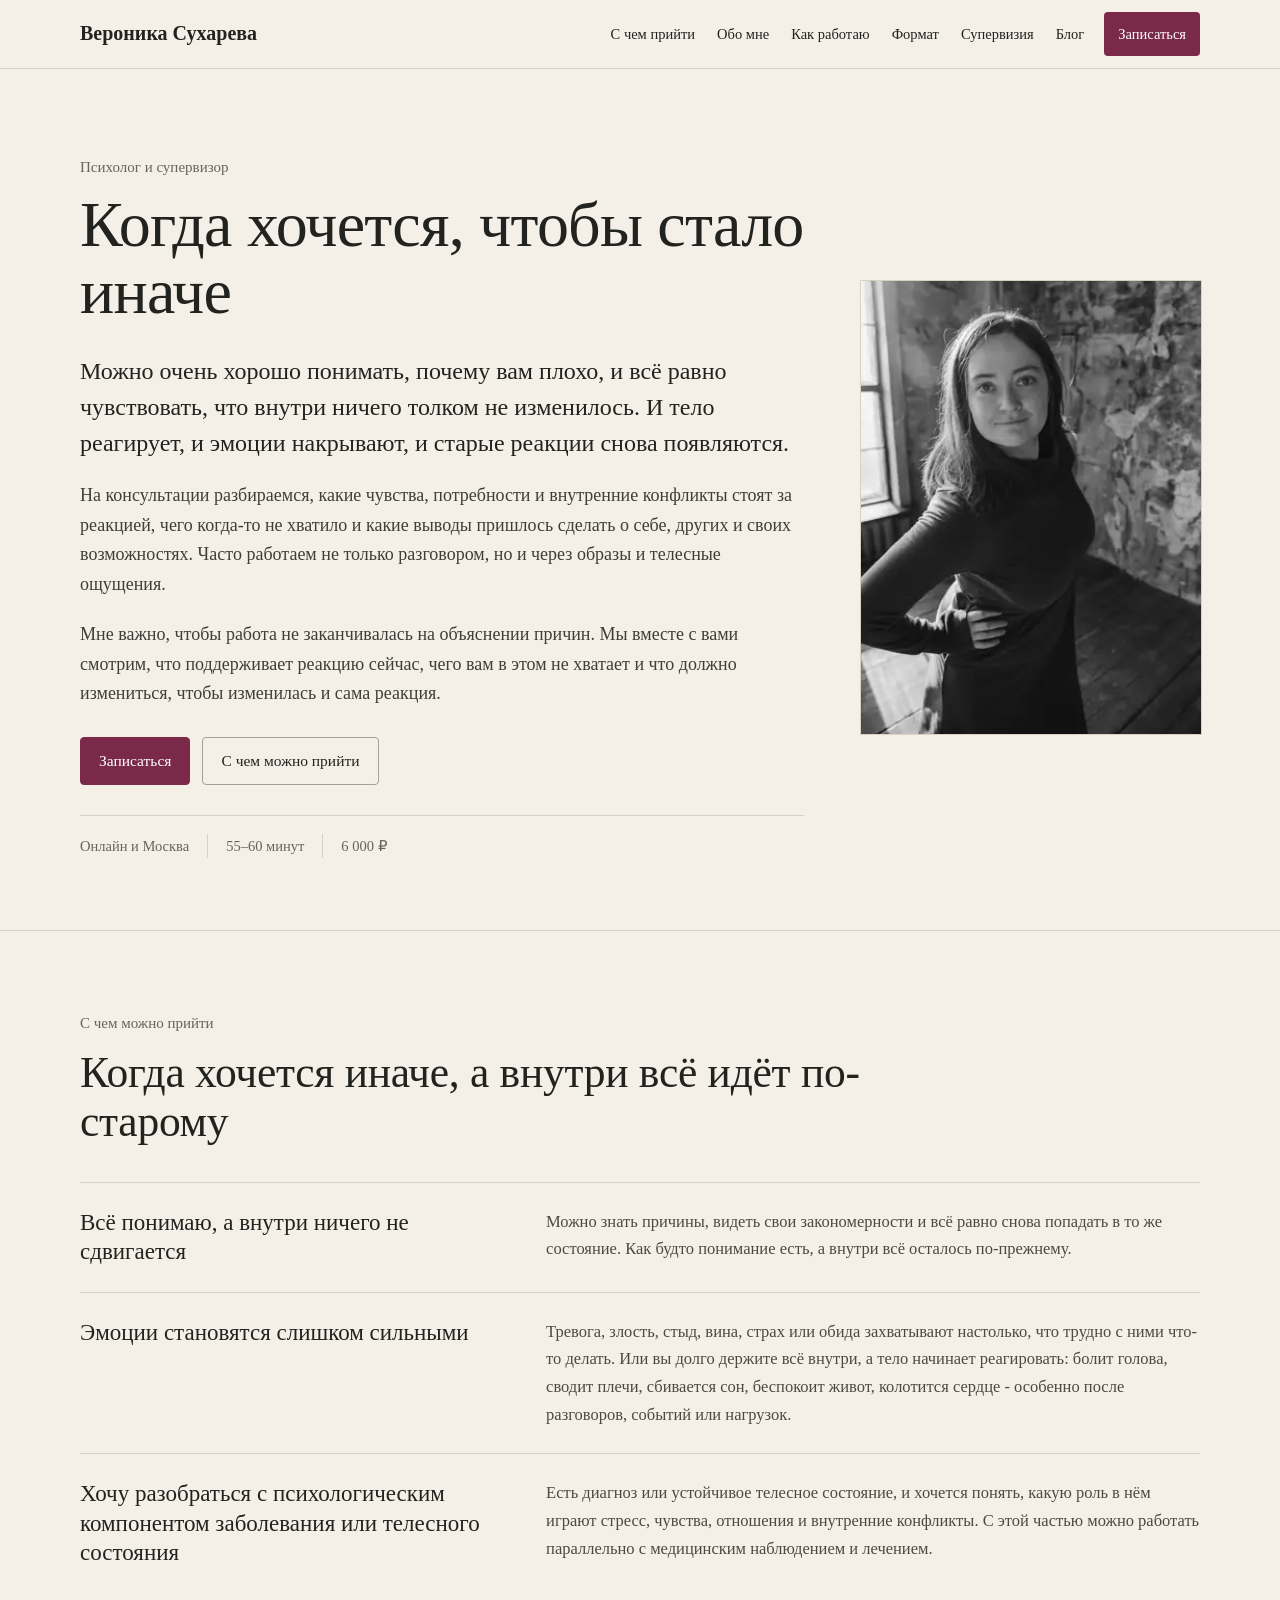
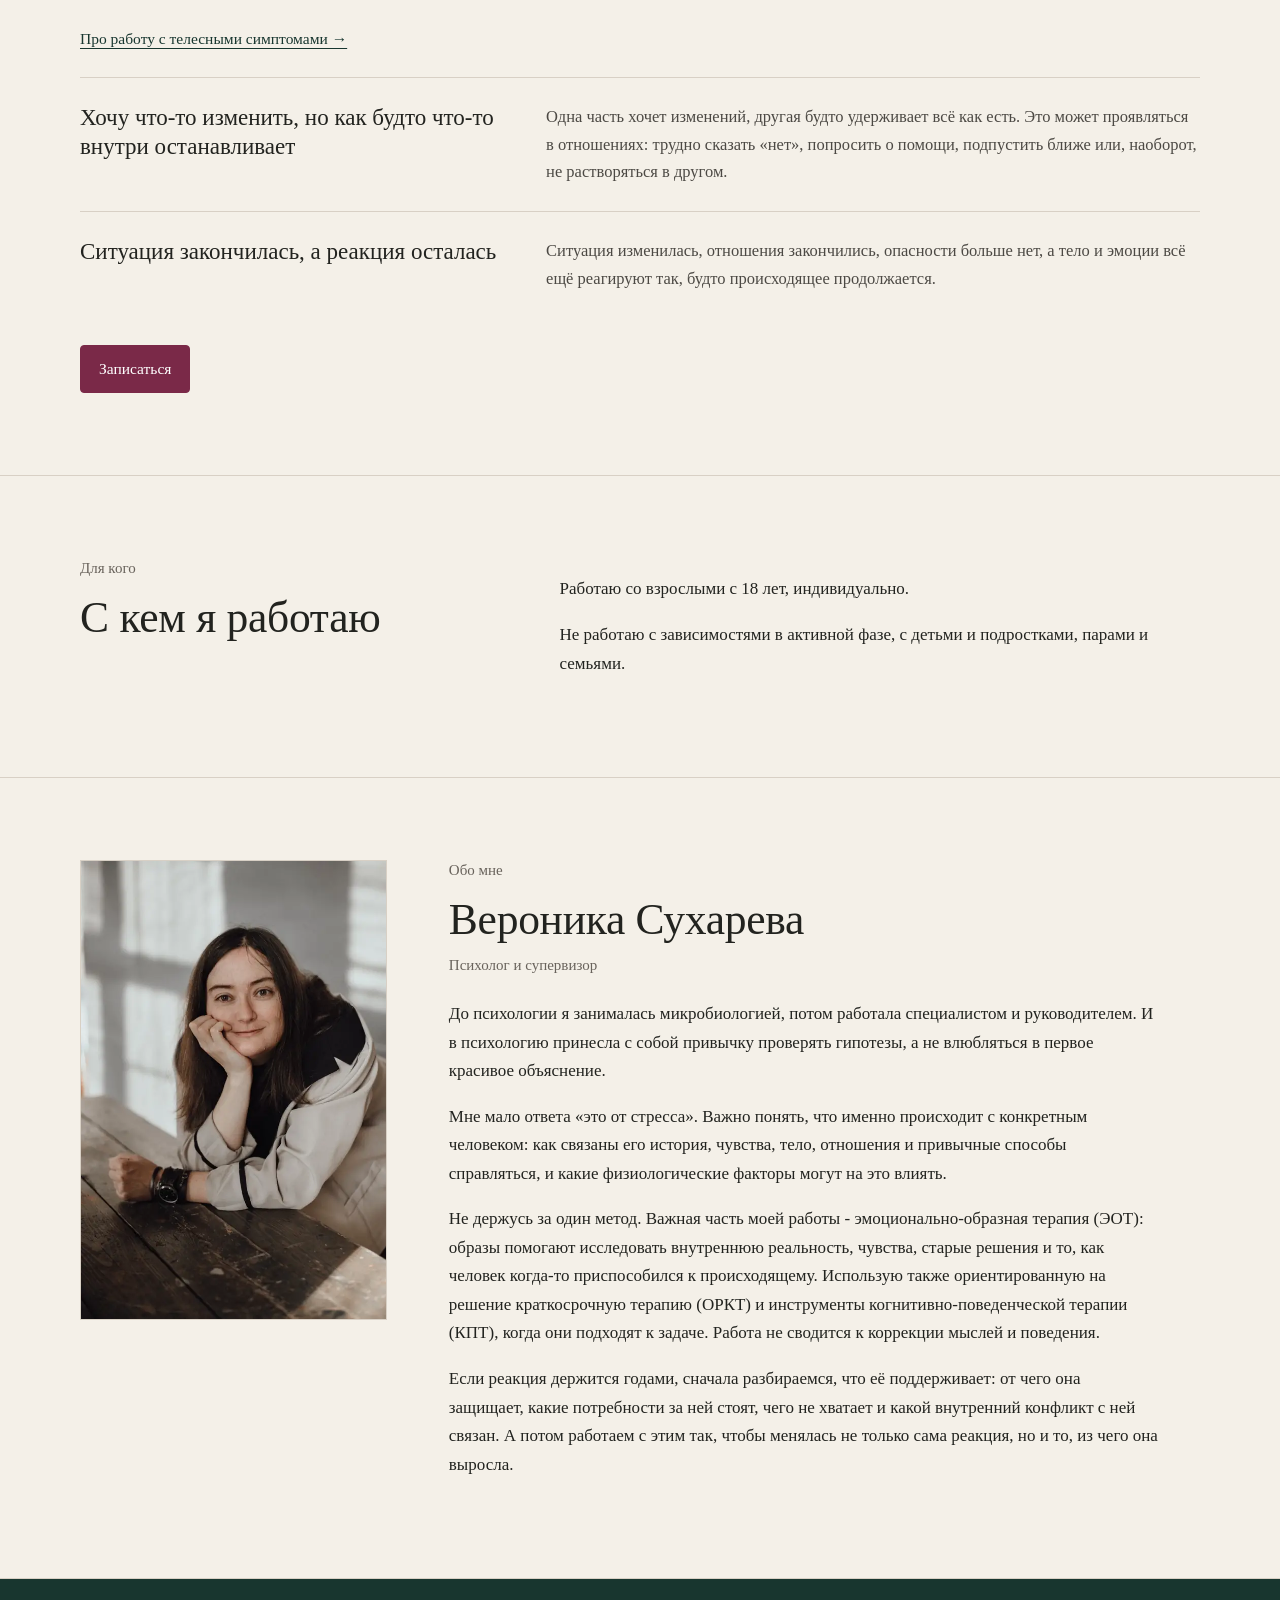
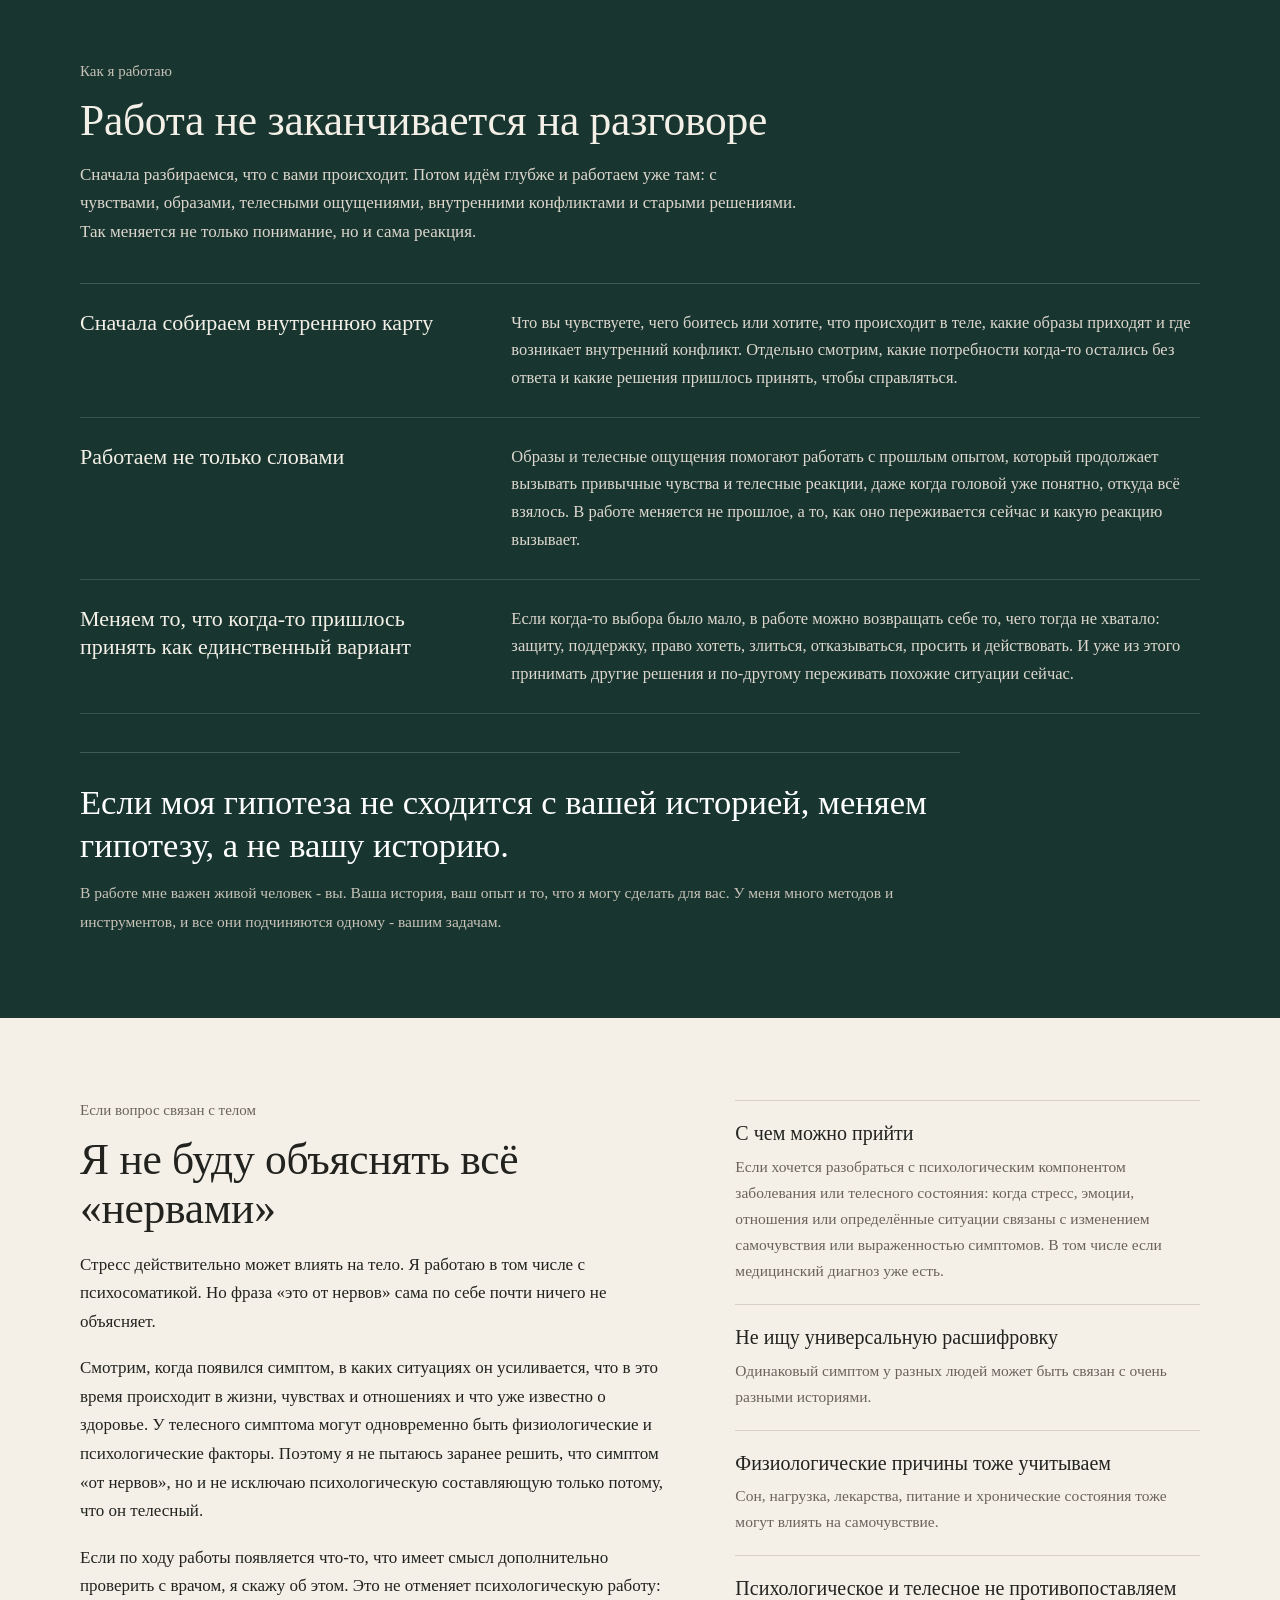
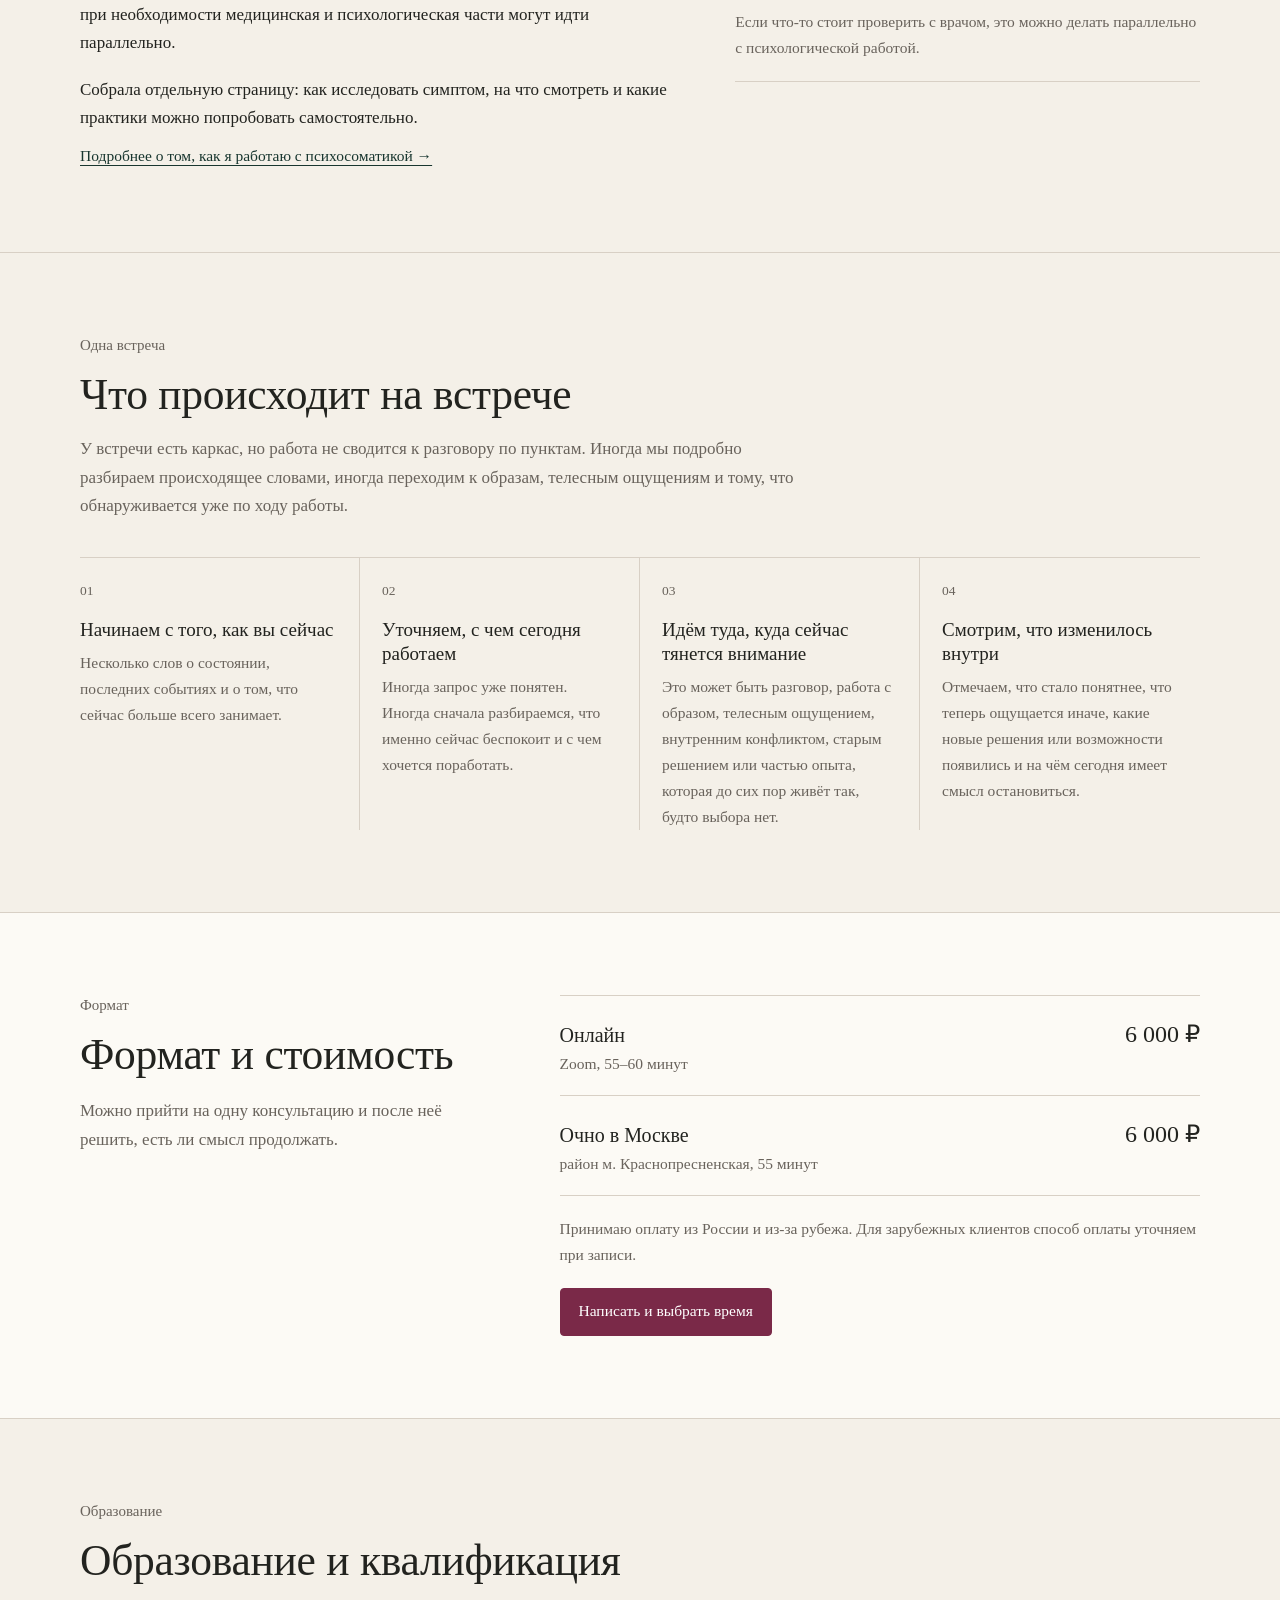
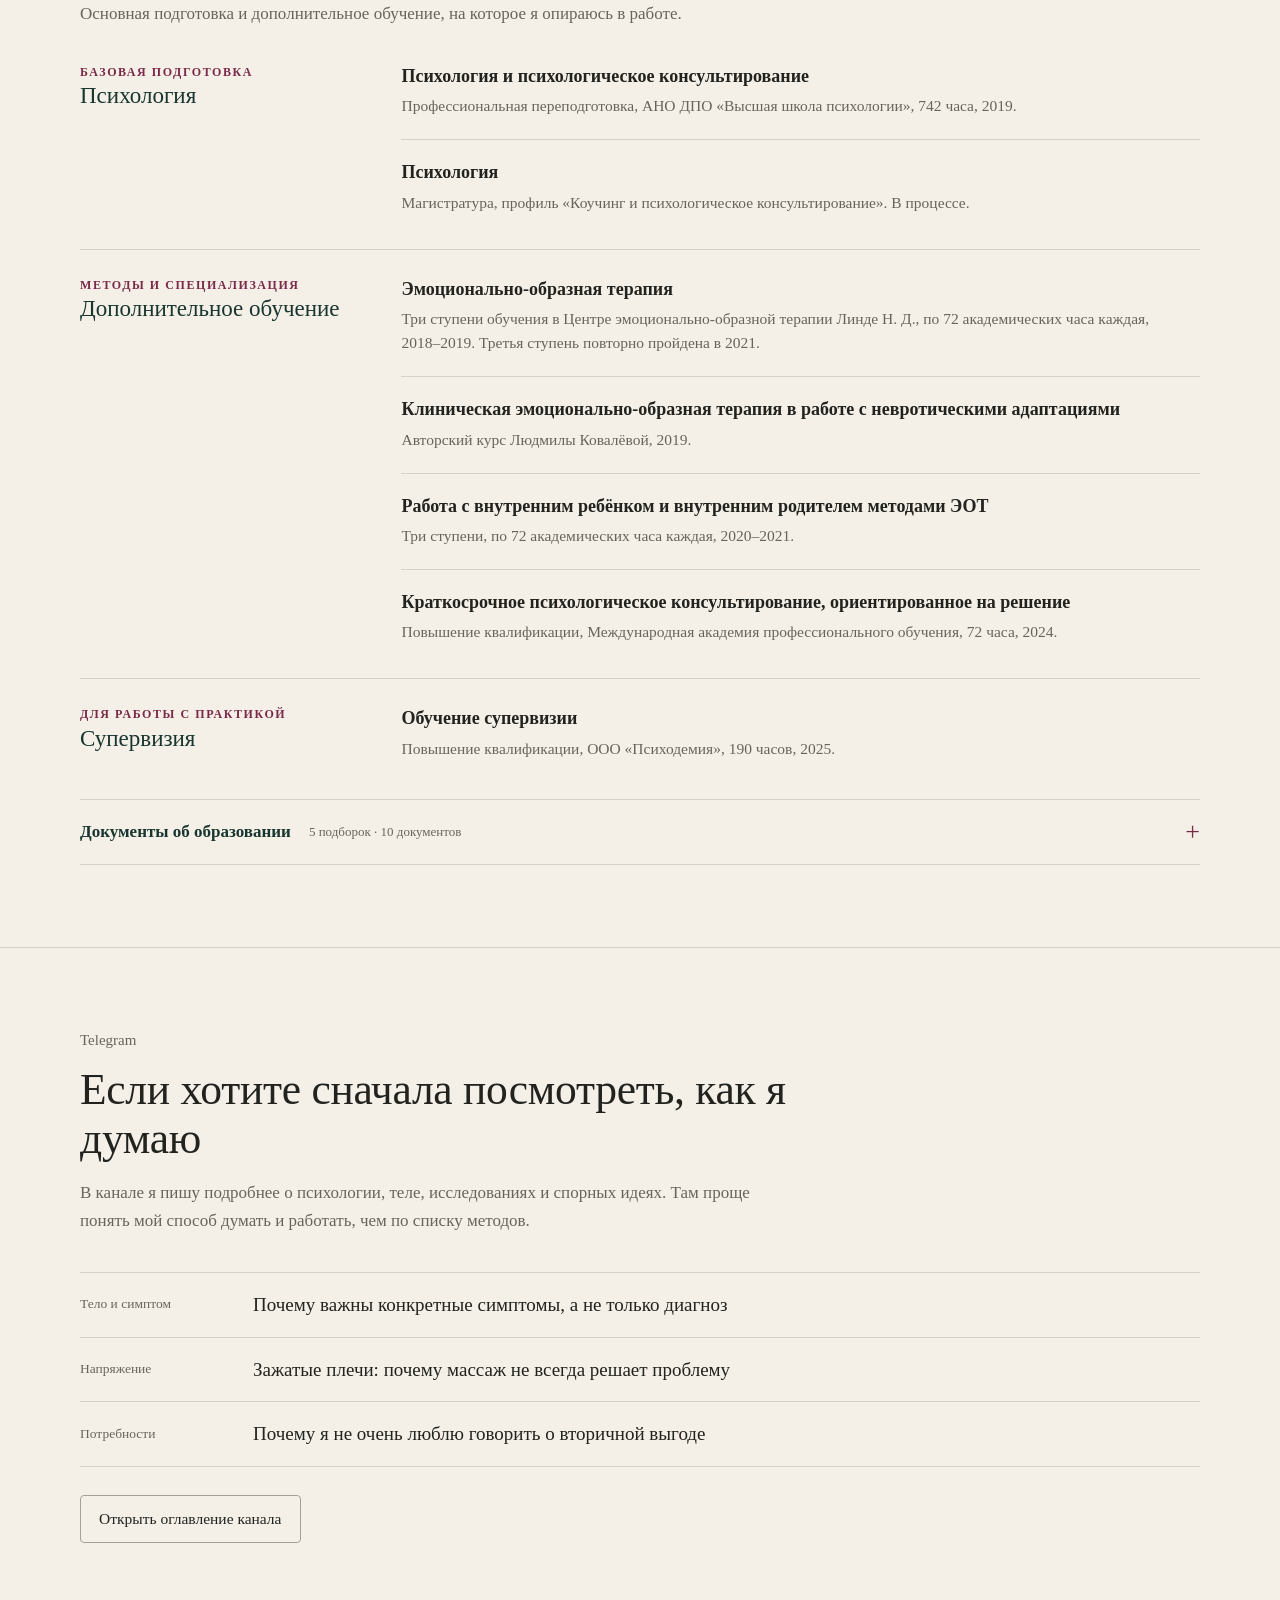
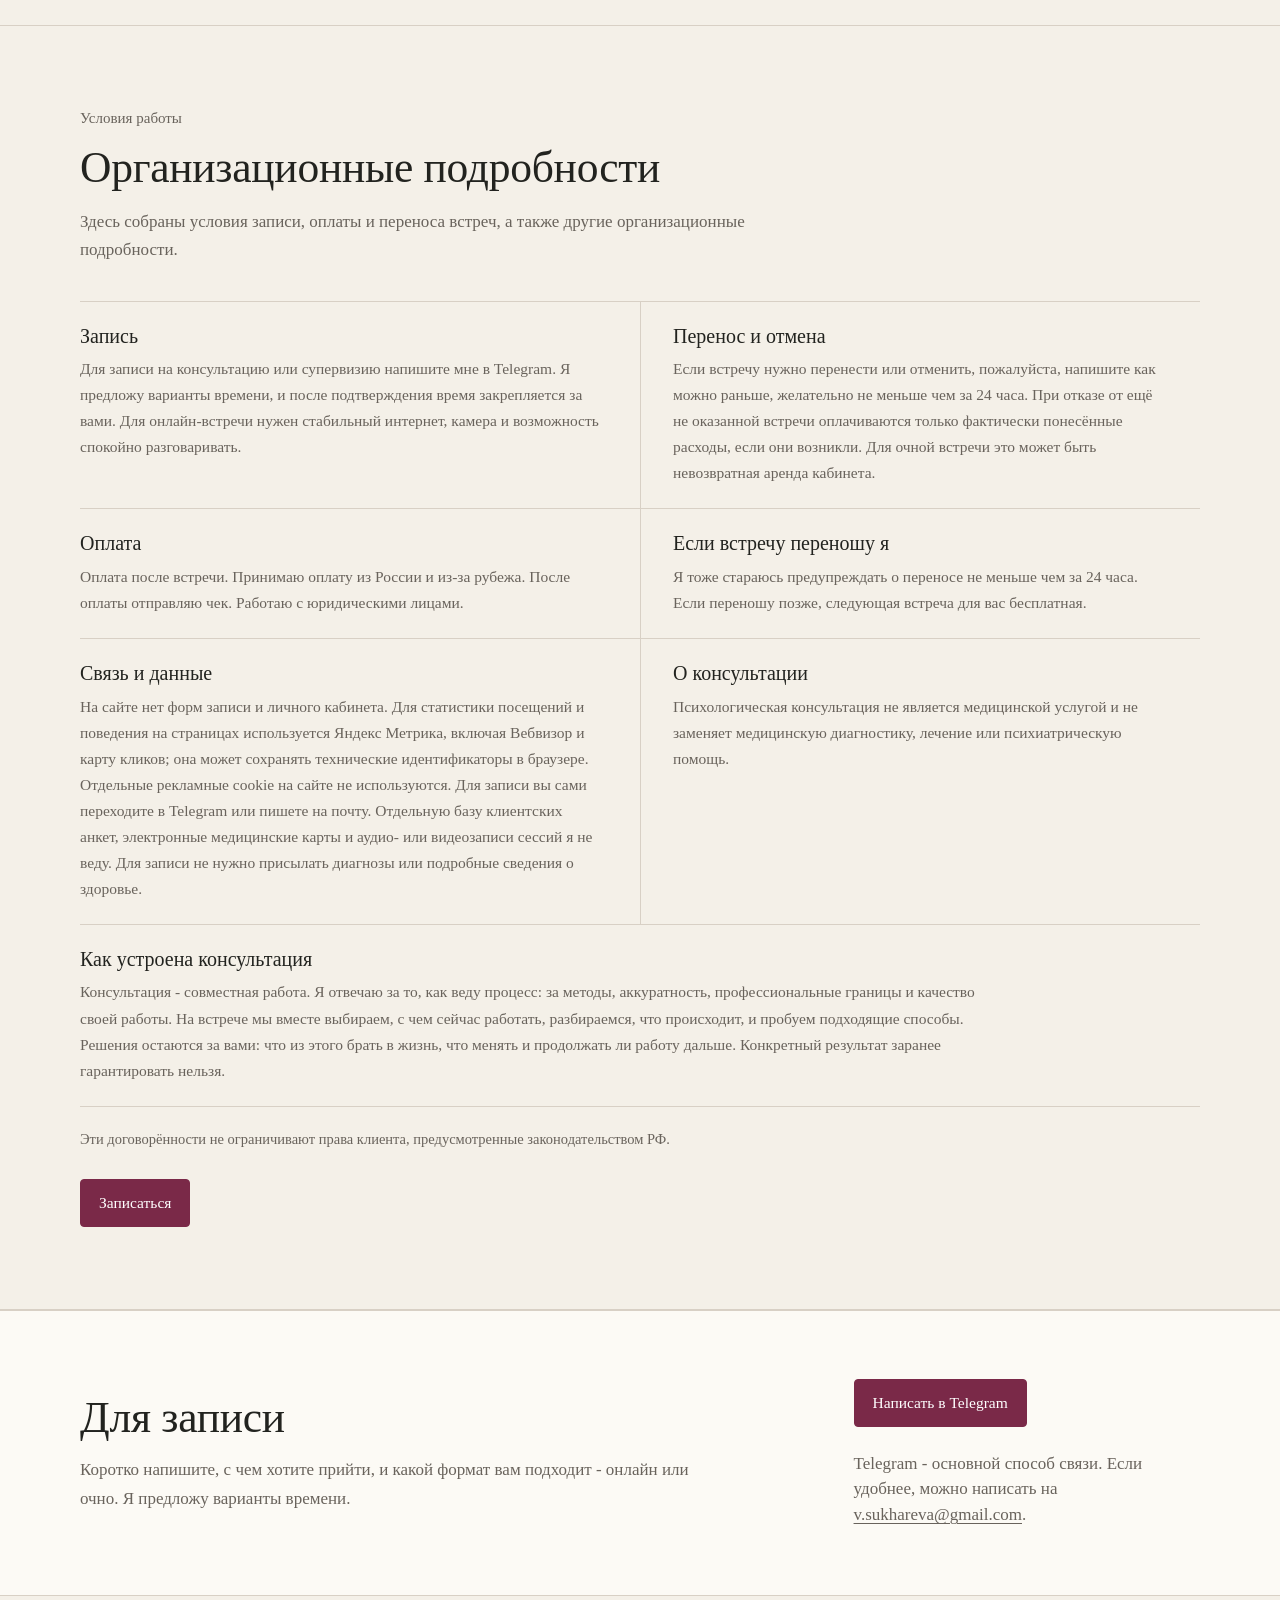
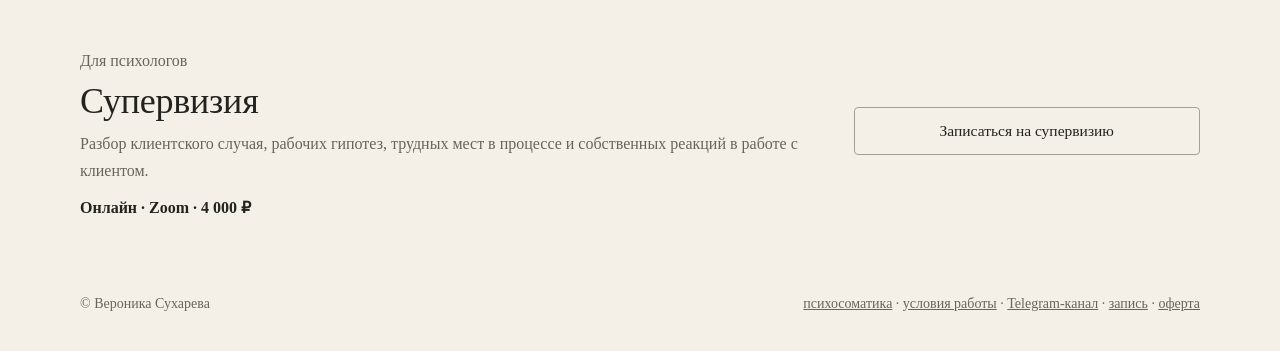
<file: terms.html>
<!doctype html>
<html lang="ru">
<head>
<meta charset="utf-8">
<meta name="viewport" content="width=device-width,initial-scale=1">
<!-- Yandex.Metrika counter -->
<script type="text/javascript">
    (function(m,e,t,r,i,k,a){
        m[i]=m[i]||function(){(m[i].a=m[i].a||[]).push(arguments)};
        m[i].l=1*new Date();
        for (var j = 0; j < document.scripts.length; j++) {if (document.scripts[j].src === r) { return; }}
        k=e.createElement(t),a=e.getElementsByTagName(t)[0],k.async=1,k.src=r,a.parentNode.insertBefore(k,a)
    })(window, document,'script','https://mc.yandex.ru/metrika/tag.js?id=113903025', 'ym');

    ym(113903025, 'init', {ssr:true, webvisor:true, clickmap:true, ecommerce:"dataLayer", referrer: document.referrer, url: location.href, accurateTrackBounce:true, trackLinks:true});
</script>
<script defer src="/analytics.js?v=20261030-1"></script>
<!-- /Yandex.Metrika counter -->
<title>Условия работы | Вероника Сухарева</title>
<meta name="robots" content="noindex,follow">
<link rel="canonical" href="https://veronikadumaet.ru/#org">
<meta http-equiv="refresh" content="0; url=./#org">
<script>location.replace('./#org');</script>
</head>
<body>
<noscript><div><img src="https://mc.yandex.ru/watch/113903025" style="position:absolute; left:-9999px;" alt="" /></div></noscript>
<p>Условия работы теперь находятся на главной странице. <a href="./#org">Перейти к условиям работы</a>.</p>
</body>
</html>
</file>
<file: styles-20260928.css>
:root{
  --bg:#f4f0e8;
  --paper:#fcfaf5;
  --ink:#22231f;
  --muted:#69635c;
  --forest:#18362f;
  --wine:#7a2948;
  --wine-dark:#641d39;
  --line:#d8d0c5;
  --serif:Georgia,"Times New Roman",serif;
  --sans:system-ui,-apple-system,BlinkMacSystemFont,"Segoe UI",Arial,sans-serif;
}
*{box-sizing:border-box}
html{scroll-behavior:smooth}
body{margin:0;background:var(--bg);color:var(--ink);font-family:var(--sans);font-size:17px;line-height:1.65;-webkit-font-smoothing:antialiased;text-rendering:optimizeLegibility}
a{color:inherit}img{max-width:100%}button,input,textarea,select{font:inherit}.wrap{width:min(1120px,calc(100% - 48px));margin-inline:auto}section[id]{scroll-margin-top:84px}
.skip-link{position:absolute;left:16px;top:-100px;z-index:1000;padding:12px 16px;background:#fff;border:2px solid var(--ink);text-decoration:none}.skip-link:focus{top:12px}
.header{position:sticky;top:0;z-index:30;background:rgba(244,240,232,.96);border-bottom:1px solid var(--line);backdrop-filter:blur(10px)}
.headerin{min-height:68px;display:flex;align-items:center;gap:28px}.brand{font-family:var(--serif);font-size:20px;font-weight:700;text-decoration:none;margin-right:auto;white-space:nowrap}.nav{display:flex;align-items:center;gap:18px;font-size:14.5px}.nav a{display:inline-flex;align-items:center;min-height:44px;text-decoration:none;padding:0 2px}.nav a:hover{text-decoration:underline;text-underline-offset:4px}.nav .cta-link{padding:0 14px;background:var(--wine);color:#fff;border-radius:4px;text-decoration:none}.nav .cta-link:hover{background:var(--wine-dark);text-decoration:none}
h1,h2,h3{margin:0;color:var(--ink);font-family:var(--serif);font-weight:700}h1{font-size:clamp(48px,5.2vw,64px);line-height:1.04;letter-spacing:-.012em;max-width:850px}h2{font-size:clamp(34px,3.4vw,46px);line-height:1.12;letter-spacing:-.006em;max-width:820px}h3{font-size:22px;line-height:1.28}
.kicker,.eyebrow{margin:0 0 14px;color:var(--muted);font-size:14px;line-height:1.4;font-weight:600;letter-spacing:.035em;text-transform:uppercase}
.hero{padding:88px 0 72px;border-bottom:1px solid var(--line)}.hero-inner{max-width:none}.hero-lead{font-size:clamp(20px,2vw,24px);line-height:1.5;max-width:800px;margin:28px 0 0}.hero-copy{font-size:18px;line-height:1.65;max-width:760px;margin:20px 0 0;color:#3f3f39}.hero-actions,.buttons{display:flex;gap:12px;flex-wrap:wrap;margin-top:28px}.hero-facts{display:flex;flex-wrap:wrap;gap:0;margin-top:30px;padding-top:18px;border-top:1px solid var(--line);color:var(--muted);font-size:14.5px}.hero-facts span{padding-right:18px;margin-right:18px;border-right:1px solid var(--line)}.hero-facts span:last-child{padding-right:0;margin-right:0;border-right:0}
.btn{display:inline-flex;align-items:center;justify-content:center;min-height:48px;padding:12px 18px;border:1px solid #a89f94;border-radius:4px;text-decoration:none;font-size:15.5px;line-height:1.2;font-weight:650;background:transparent}.btn:hover{border-color:var(--ink);text-decoration:none}.btn.primary{background:var(--wine);color:#fff;border-color:var(--wine)}.btn.primary:hover{background:var(--wine-dark);border-color:var(--wine-dark)}.btn.ghost{background:transparent;color:var(--ink)}
.section{padding:82px 0;border-bottom:1px solid var(--line)}.section-head{margin-bottom:36px}.section-head>p:not(.eyebrow){font-size:17px;color:var(--muted);max-width:720px;margin:16px 0 0}.section-note{font-size:17px;color:var(--muted);max-width:520px;margin:18px 0 0}
.situation-list{border-top:1px solid var(--line)}.situation-row{display:grid;grid-template-columns:minmax(250px,.78fr) minmax(0,1.22fr);gap:48px;padding:25px 0;border-bottom:1px solid var(--line)}.situation-row:last-child{border-bottom:0}.situation-row h3{font-size:23px;font-weight:400}.situation-row p{margin:0;max-width:690px;color:#4c4944;font-size:16.5px}
.work{background:var(--forest);color:#f4f0e8;border-bottom:0}.work h2,.work h3{color:#f4f0e8}.work .eyebrow{color:#c7c0b7}.work-head>p:not(.eyebrow){color:#ddd6cd}.work-list{border-top:1px solid rgba(255,255,255,.18)}.work-row{display:grid;grid-template-columns:minmax(230px,.72fr) minmax(0,1.28fr);gap:44px;padding:25px 0;border-bottom:1px solid rgba(255,255,255,.14)}.work-row h3{font-size:22px;font-weight:400}.work-row p{margin:0;color:#ddd7cf;font-size:16.5px;max-width:700px}.principle{margin-top:38px;padding-top:28px;border-top:1px solid rgba(255,255,255,.18);max-width:880px}.principle p{font-family:var(--serif);font-size:clamp(27px,2.7vw,36px);line-height:1.25;margin:0 0 12px;color:#fff}.principle span{font-size:15.5px;color:#c9c2b9}
.body-grid{display:grid;grid-template-columns:minmax(0,1.12fr) minmax(300px,.88fr);gap:64px;align-items:start}.body-main p:not(.eyebrow){font-size:17px;max-width:690px;margin:18px 0 0}.body-aside{border-top:1px solid var(--line)}.aside-item{padding:20px 0;border-bottom:1px solid var(--line)}.aside-item h3{font-size:20px;font-weight:400;margin-bottom:7px}.aside-item p{font-size:15.5px;color:var(--muted);margin:0}
.steps{display:grid;grid-template-columns:repeat(4,1fr);border-top:1px solid var(--line)}.step{padding:22px 22px 0 0;border-right:1px solid var(--line);min-height:190px}.step:not(:first-child){padding-left:22px}.step:last-child{border-right:0}.step .n{font-size:13.5px;color:var(--muted);font-weight:650;letter-spacing:.04em}.step h3{font-size:19px;font-weight:400;margin:15px 0 8px}.step p{font-size:15.5px;color:var(--muted);margin:0}
.practical{background:var(--paper)}.practical-grid{display:grid;grid-template-columns:.78fr 1.22fr;gap:70px;align-items:start}.format-list{border-top:1px solid var(--line)}.format-row{display:flex;justify-content:space-between;align-items:baseline;gap:24px;padding:18px 0;border-bottom:1px solid var(--line)}.format-row h3{font-size:20px;font-weight:400;margin:0 0 2px}.format-row p{margin:0;color:var(--muted);font-size:15.5px}.money{font-family:var(--serif);font-size:24px;font-weight:700;white-space:nowrap}.payment-note{font-size:15.5px;color:var(--muted);margin:20px 0}
.org-grid{display:grid;grid-template-columns:repeat(2,minmax(0,1fr));border-top:1px solid var(--line)}.org-item{padding:22px 32px 22px 0;border-bottom:1px solid var(--line)}.org-item:nth-child(even){padding-left:32px;border-left:1px solid var(--line)}.org-item h3{font-size:20px;font-weight:400;margin-bottom:7px}.org-item p{font-size:15.5px;color:var(--muted);margin:0;max-width:520px}
.org-item-wide{grid-column:1/-1;padding-right:0}.org-item-wide p{max-width:900px}
.about{display:grid;grid-template-columns:minmax(260px,.58fr) minmax(0,1.42fr);gap:62px;align-items:start}.about-img img{display:block;width:100%;height:auto;border:1px solid var(--line)}.about-copy .role{font-size:15px;color:var(--muted);margin:9px 0 22px}.about-copy p:not(.eyebrow):not(.role){font-size:17px;max-width:710px;margin:0 0 17px}
.read-list{border-top:1px solid var(--line)}.read-item{display:grid;grid-template-columns:145px 1fr;gap:28px;align-items:center;padding:19px 0;border-bottom:1px solid var(--line);text-decoration:none}.read-item span{font-size:13.5px;color:var(--muted);font-weight:650;letter-spacing:.025em;text-transform:uppercase}.read-item strong{font-family:var(--serif);font-size:19px;line-height:1.35;font-weight:400}.read-item:hover strong{text-decoration:underline;text-underline-offset:4px}
.final{padding:68px 0;background:var(--paper);border-top:1px solid var(--line)}.final-grid{display:grid;grid-template-columns:1.35fr .65fr;gap:54px;align-items:center}.final p{font-size:17px;color:var(--muted);max-width:650px;margin:14px 0 0}.final .btn{justify-self:start}
footer{padding:26px 0 36px;color:var(--muted);font-size:14px}.foot{display:flex;justify-content:space-between;gap:24px;align-items:flex-start}.foot a{color:inherit}
a:focus-visible{outline:3px solid #fff;outline-offset:2px;box-shadow:0 0 0 5px var(--ink);border-radius:3px}@media(prefers-reduced-motion:reduce){html{scroll-behavior:auto}}
@media(max-width:1040px){.nav a:not(.cta-link){display:none}.hero{padding-top:72px}.steps{grid-template-columns:repeat(2,1fr)}.step:nth-child(2){border-right:0}.step:nth-child(-n+2){padding-bottom:22px;border-bottom:1px solid var(--line)}.step:nth-child(3),.step:nth-child(4){padding-top:22px}.step:nth-child(3){padding-left:0}}
@media(max-width:760px){.wrap{width:min(100% - 32px,1120px)}.headerin{min-height:60px;gap:12px}.brand{font-size:18px}.nav{gap:0}.nav .cta-link{min-height:40px;padding-inline:12px;font-size:14px}.hero{padding:54px 0 48px}h1{font-size:clamp(38px,11vw,48px);line-height:1.08;letter-spacing:-.006em}h2{font-size:32px;line-height:1.16}h3{font-size:20px}.hero-lead{font-size:19px;line-height:1.52;margin-top:22px}.hero-copy{font-size:16.5px;line-height:1.65;margin-top:16px}.hero-facts{font-size:14px;row-gap:8px}.hero-facts span{padding-right:12px;margin-right:12px}.section{padding:58px 0}.section-head{margin-bottom:28px}.section-head>p:not(.eyebrow),.section-note{font-size:16px}.situation-row,.work-row{grid-template-columns:1fr;gap:8px;padding:20px 0}.situation-row h3,.work-row h3{font-size:21px}.situation-row p,.work-row p{font-size:15.8px}.principle{margin-top:30px;padding-top:24px}.principle p{font-size:27px}.body-grid,.practical-grid,.about,.final-grid{grid-template-columns:1fr;gap:34px}.body-main p:not(.eyebrow),.about-copy p:not(.eyebrow):not(.role){font-size:16px}.steps{grid-template-columns:1fr}.step,.step:not(:first-child){min-height:0;padding:19px 0;border-right:0;border-bottom:1px solid var(--line)}.step:last-child{border-bottom:0}.step h3{margin-top:10px}.org-grid{grid-template-columns:1fr}.org-item,.org-item:nth-child(even){padding:19px 0;border-left:0}.format-row{align-items:flex-start}.about{gap:30px}.about-img{max-width:420px}.read-item{grid-template-columns:1fr;gap:4px;padding:17px 0}.read-item span{font-size:12.5px}.read-item strong{font-size:18px}.final{padding:54px 0}.foot{display:block}.foot span{display:block;margin-bottom:8px}}
@media(max-width:420px){.wrap{width:min(100% - 26px,1120px)}.brand{font-size:17px}.nav .cta-link{padding-inline:10px}h1{font-size:36px}h2{font-size:29px}.hero-actions,.buttons{display:grid;grid-template-columns:1fr}.btn{width:100%}.hero-facts{display:grid;grid-template-columns:1fr;gap:5px}.hero-facts span{border-right:0;padding-right:0;margin-right:0}.format-row{display:grid;grid-template-columns:1fr auto;gap:12px}}
</file>
<file: typography-20260928.css>
/* Typography layer: one family, one visual voice. Layout intentionally untouched. */
:root{
  --typeface: Georgia, "Times New Roman", serif;
}

html, body, button, input, textarea, select{
  font-family:var(--typeface);
}

body{
  font-size:17px;
  line-height:1.68;
}

.brand,
h1,h2,h3,
.principle p,
.money,
.read-item strong{
  font-family:inherit;
}

.brand{
  font-weight:700;
}

h1,h2,h3,
.situation-row h3,
.work-row h3,
.aside-item h3,
.step h3,
.format-row h3,
.org-item h3,
.read-item strong,
.money{
  font-weight:400;
}

.kicker,
.eyebrow{
  font-size:15px;
  font-weight:400;
  letter-spacing:0;
  text-transform:none;
}

.nav,
.nav a,
.btn,
.hero-facts,
.section-head>p:not(.eyebrow),
.section-note,
.situation-row p,
.work-row p,
.principle span,
.body-main p:not(.eyebrow),
.aside-item p,
.step p,
.format-row p,
.payment-note,
.org-item p,
.about-copy .role,
.about-copy p:not(.eyebrow):not(.role),
.final p,
footer{
  font-family:inherit;
}

.btn,
.nav .cta-link{
  font-weight:400;
}

.step .n,
.read-item span{
  font-family:inherit;
  font-weight:400;
  letter-spacing:0;
  text-transform:none;
}

@media(max-width:760px){
  body{font-size:16.5px;line-height:1.68}
  .kicker,.eyebrow{font-size:14.5px}
  .hero-copy,
  .section-head>p:not(.eyebrow),
  .section-note,
  .situation-row p,
  .work-row p,
  .body-main p:not(.eyebrow),
  .about-copy p:not(.eyebrow):not(.role){font-size:16px}
}
</file>
<file: education.css>
.education{background:var(--bg)}
.education-groups{display:grid;gap:34px;margin-top:32px}
.education-group{display:grid;grid-template-columns:minmax(190px,.72fr) minmax(0,2fr);gap:34px;padding-top:28px;border-top:1px solid var(--line)}
.education-group:first-child{border-top:0;padding-top:0}
.education-group-head h3{margin:3px 0 0;font-size:23px;line-height:1.2;color:var(--forest)}
.education-label{margin:0;font-size:12px;line-height:1.2;letter-spacing:.13em;text-transform:uppercase;color:var(--wine);font-weight:700}
.education-items{display:grid;gap:0}
.education-item{padding:0 0 21px;margin:0 0 21px;border-bottom:1px solid var(--line)}
.education-item:last-child{padding-bottom:0;margin-bottom:0;border-bottom:0}
.education-item h4{margin:0 0 6px;font-size:18px;line-height:1.3;font-weight:700;color:var(--ink)}
.education-item p{margin:0;max-width:760px;color:var(--muted);font-size:15.5px;line-height:1.55}
.education-item .education-detail{margin-top:7px;font-size:14px}
.education-documents{margin-top:38px;border-top:1px solid var(--line);border-bottom:1px solid var(--line)}
.education-documents summary{display:flex;align-items:center;justify-content:space-between;gap:18px;padding:18px 0;cursor:pointer;list-style:none;font-weight:700;color:var(--forest)}
.education-documents summary::-webkit-details-marker{display:none}
.education-documents summary::after{content:'+';font-size:26px;line-height:1;font-weight:400;color:var(--wine);margin-left:auto}
.education-documents[open] summary::after{content:'−'}
.education-documents-note{font-size:13px;color:var(--muted);font-weight:400;margin-right:8px;white-space:nowrap}
.education-documents-help{margin:2px 0 20px;color:var(--muted);font-size:14px;line-height:1.45}
.diploma-grid{display:grid;grid-template-columns:repeat(2,minmax(0,1fr));gap:28px 24px;padding:4px 0 34px}
.diploma-card{appearance:none;border:0;background:transparent;padding:0;margin:0;min-width:0;text-align:left;color:var(--ink);font:inherit;cursor:pointer}
.diploma-frame{aspect-ratio:4/3;display:flex;align-items:center;justify-content:center;padding:16px;background:#e9e3d9;border:1px solid var(--line);overflow:hidden;transition:transform .15s ease,border-color .15s ease,box-shadow .15s ease}
.diploma-card:hover .diploma-frame,.diploma-card:focus-visible .diploma-frame{transform:translateY(-2px);border-color:#bcb2a5;box-shadow:0 8px 26px rgba(34,35,31,.08)}
.diploma-card:focus-visible{outline:2px solid var(--wine);outline-offset:5px}
.diploma-card img{display:block;width:100%;height:100%;object-fit:contain}
.diploma-caption{margin:12px 0 0;font-size:16px;line-height:1.35;font-weight:700;color:var(--ink)}
.diploma-note{display:block;margin-top:5px;font-size:14px;line-height:1.4;font-weight:400;color:var(--muted)}
.diploma-open{display:inline-block;margin-top:8px;font-size:13px;line-height:1.3;font-weight:700;color:var(--wine)}
.diploma-dialog{width:min(980px,calc(100vw - 32px));max-width:none;max-height:calc(100vh - 32px);margin:auto;border:0;padding:0;background:var(--paper);color:var(--ink);box-shadow:0 24px 80px rgba(0,0,0,.35)}
.diploma-dialog::backdrop{background:rgba(24,22,20,.72)}
.diploma-dialog-shell{position:relative;padding:22px}
.diploma-dialog-close{position:absolute;top:16px;right:18px;border:1px solid var(--line);background:var(--paper);color:var(--ink);font:inherit;font-size:13px;padding:7px 10px;cursor:pointer}
.diploma-dialog-head{padding-right:90px;margin-bottom:14px}
.diploma-dialog-title{margin:0;font-size:21px;line-height:1.25;font-weight:700;color:var(--forest)}
.diploma-dialog-meta{margin:5px 0 0;color:var(--muted);font-size:14px;line-height:1.4}
.diploma-dialog-media{min-height:280px;max-height:68vh;overflow:auto;display:flex;align-items:flex-start;justify-content:center;padding:18px;background:#e9e3d9;border:1px solid var(--line)}
.diploma-dialog-media img{display:block;width:auto;max-width:100%;height:auto;max-height:none;margin:auto;background:#fff}
.diploma-loading{margin:auto;padding:70px 20px;color:var(--muted);font-size:14px;text-align:center}
.diploma-dialog-nav{display:grid;grid-template-columns:1fr auto 1fr;align-items:center;gap:12px;margin-top:14px}
.diploma-prev,.diploma-next{border:0;background:transparent;color:var(--forest);font:inherit;font-size:14px;font-weight:700;padding:7px 0;cursor:pointer}
.diploma-prev{text-align:left}.diploma-next{text-align:right;justify-self:end}
.diploma-prev:disabled,.diploma-next:disabled{opacity:.28;cursor:default}
.diploma-counter{color:var(--muted);font-size:13px}
.diploma-open-file{display:inline-block;margin-top:10px;color:var(--wine);font-size:14px;text-underline-offset:3px}
.final-actions{display:flex;flex-direction:column;align-items:flex-start;gap:10px}
.contact-alt{margin:0;max-width:430px;font-size:14.5px;line-height:1.5;color:var(--muted)}
.contact-alt a,.org-item a{color:inherit;text-underline-offset:3px}
@media(max-width:760px){
  .education-groups{gap:28px}
  .education-group{grid-template-columns:1fr;gap:16px;padding-top:23px}
  .education-group-head h3{font-size:21px}
  .education-item h4{font-size:17px}
  .education-documents{margin-top:30px}
  .education-documents summary{align-items:flex-start;flex-wrap:wrap}
  .education-documents-note{width:100%;order:3;margin:0}
  .diploma-grid{grid-template-columns:1fr;gap:26px}
  .diploma-frame{padding:12px}
  .diploma-dialog{width:calc(100vw - 14px);max-height:calc(100vh - 14px)}
  .diploma-dialog-shell{padding:14px}
  .diploma-dialog-close{top:10px;right:10px}
  .diploma-dialog-head{padding-right:78px}
  .diploma-dialog-title{font-size:18px}
  .diploma-dialog-media{min-height:200px;max-height:72vh;padding:10px}
  .diploma-dialog-nav{grid-template-columns:1fr 1fr}
  .diploma-counter{grid-column:1/-1;grid-row:2;text-align:center}
}
</file>
<file: nav-responsive.css>
.mobile-menu{display:none}
@media(max-width:1040px){
  .nav{gap:10px}
  .mobile-menu{display:block;position:relative}
  .mobile-menu summary{display:flex;align-items:center;min-height:44px;padding:0 10px;cursor:pointer;list-style:none;border:1px solid var(--line);border-radius:4px;background:var(--paper);color:var(--ink);user-select:none}
  .mobile-menu summary::-webkit-details-marker{display:none}
  .mobile-menu summary::after{content:'▾';margin-left:7px;font-size:12px;line-height:1}
  .mobile-menu[open] summary::after{transform:rotate(180deg)}
  .mobile-menu-panel{position:absolute;top:calc(100% + 8px);right:0;min-width:230px;padding:6px;background:var(--paper);border:1px solid var(--line);border-radius:4px;box-shadow:0 12px 30px rgba(34,35,31,.14)}
  .nav .mobile-menu-panel a{display:flex!important;min-height:42px;padding:9px 11px;border-radius:3px;text-decoration:none}
  .nav .mobile-menu-panel a:hover{background:var(--bg);text-decoration:none}
  .nav .mobile-menu-panel .mobile-menu-cta{color:var(--wine);font-weight:650}
}

@media(min-width:901px){
  .hero-inner{display:grid;grid-template-columns:minmax(0,1fr) minmax(280px,340px);column-gap:56px;align-items:start}
  .hero-inner>*{grid-column:1}
  .hero-inner::after{content:'';grid-column:2;grid-row:1 / span 7;align-self:center;width:100%;aspect-ratio:3/4;background:url('images/veronika-sukhareva-hero.webp') center center/cover no-repeat;border:1px solid var(--line)}
}
@media(max-width:900px){
  .hero-inner{display:grid;grid-template-columns:1fr}
  .hero-inner::after{content:'';display:block;width:min(100%,340px);aspect-ratio:3/4;margin-top:30px;background:url('images/veronika-sukhareva-hero.webp') center center/cover no-repeat;border:1px solid var(--line)}
}

@media(max-width:360px){
  .nav>.cta-link{display:none}
  .headerin{gap:8px}
  .mobile-menu summary{padding-inline:9px}
}
</file>
